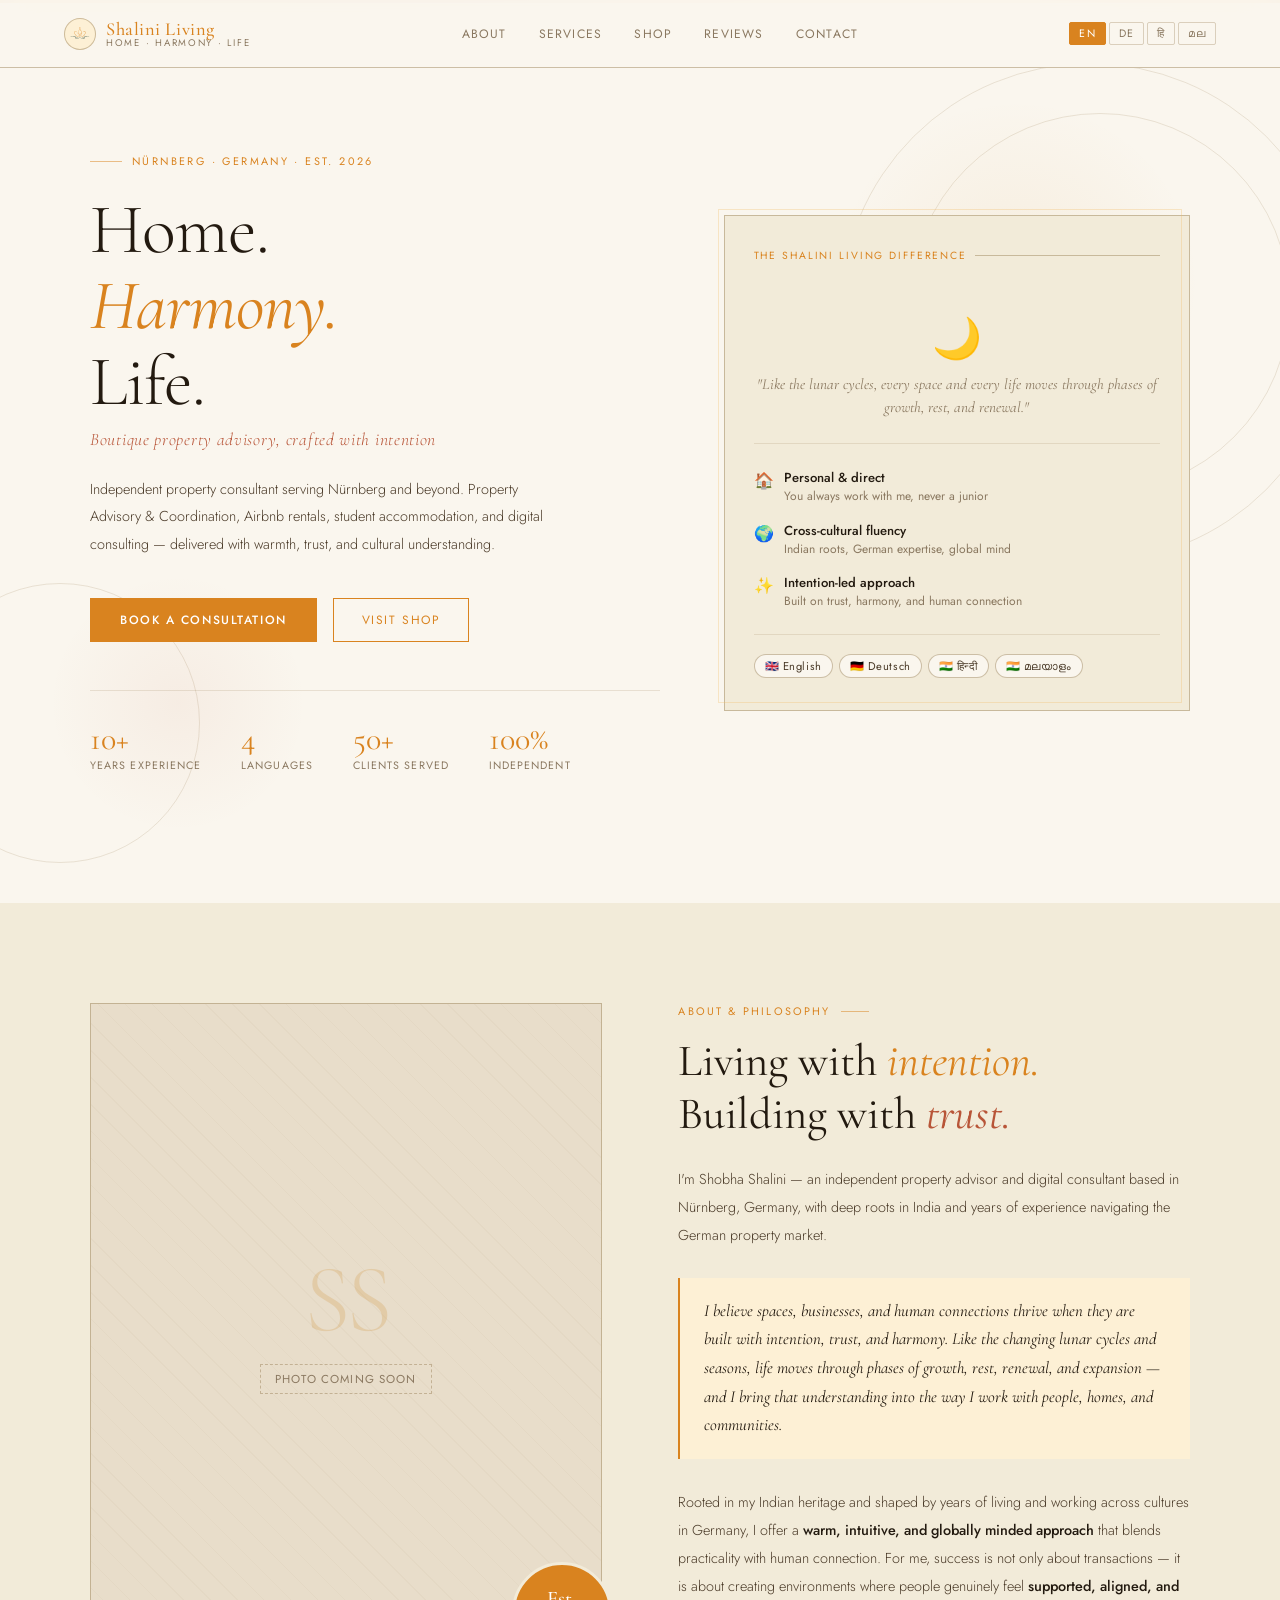
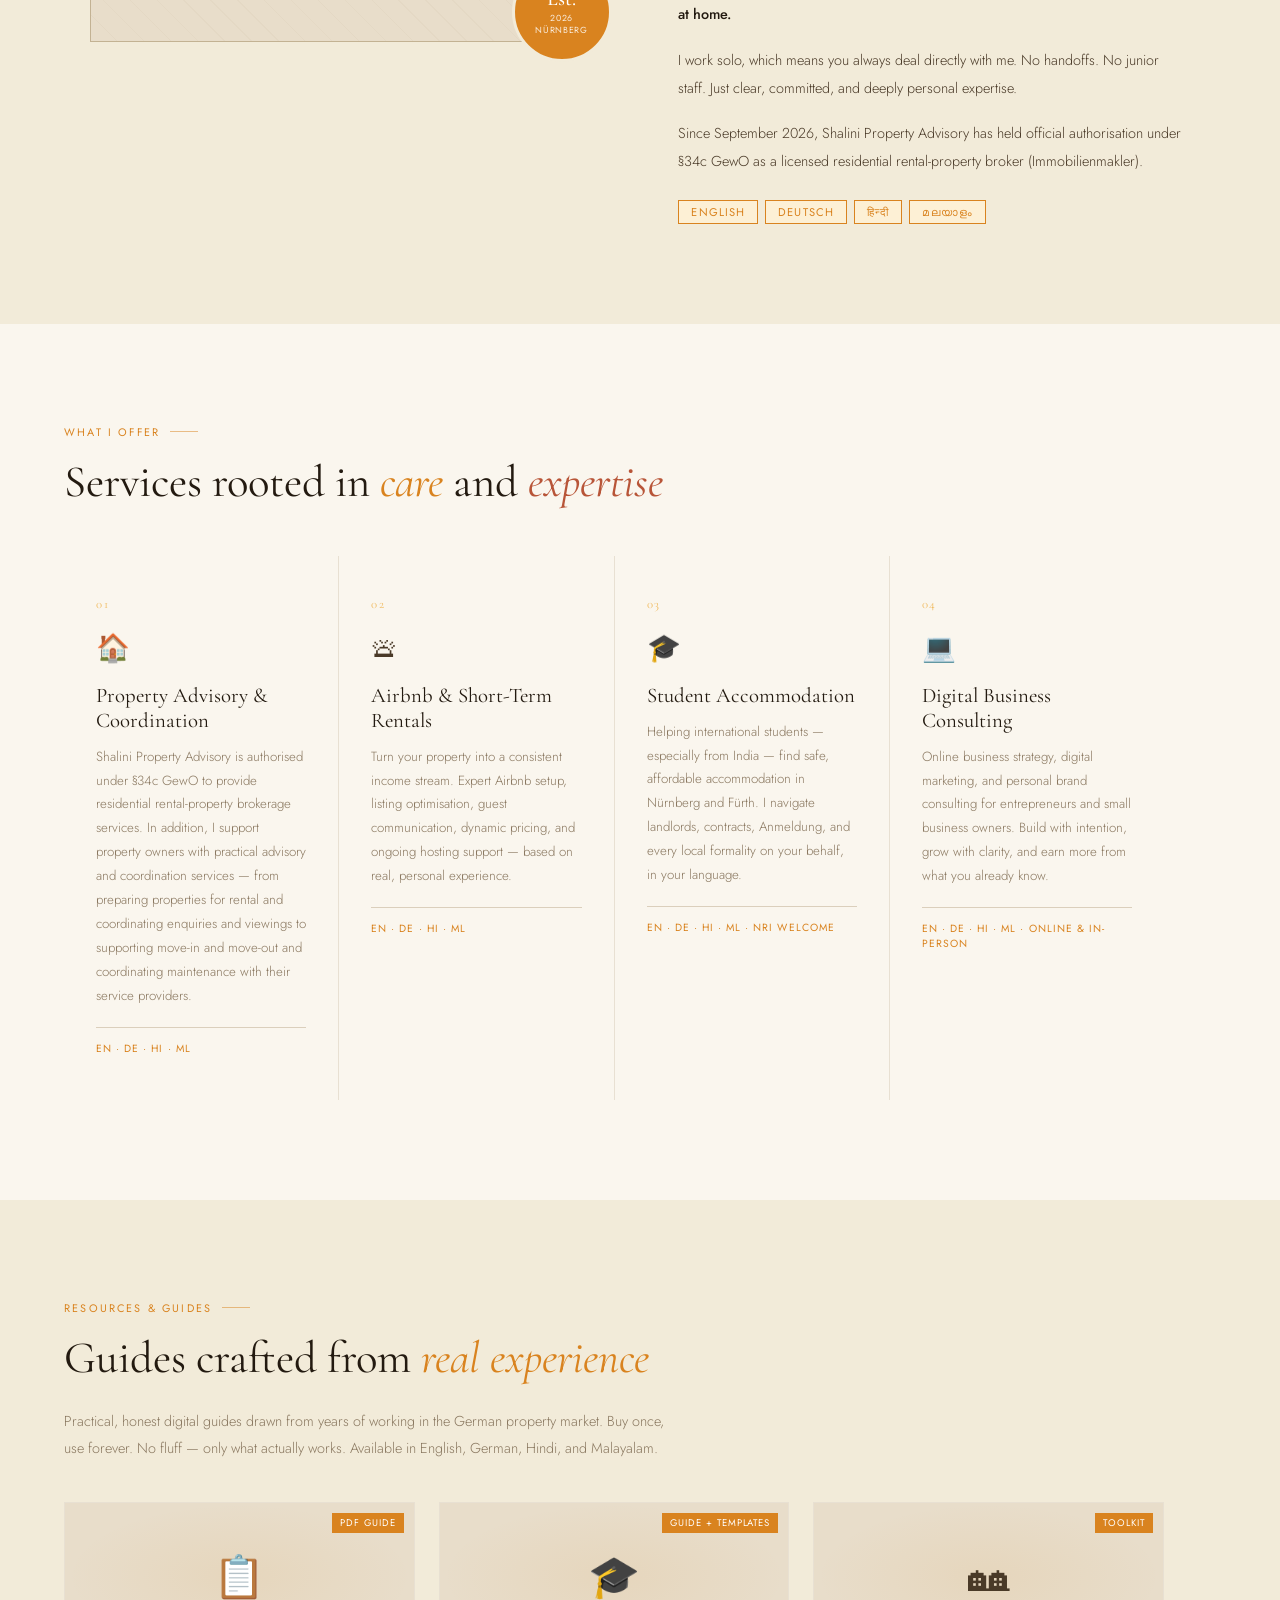
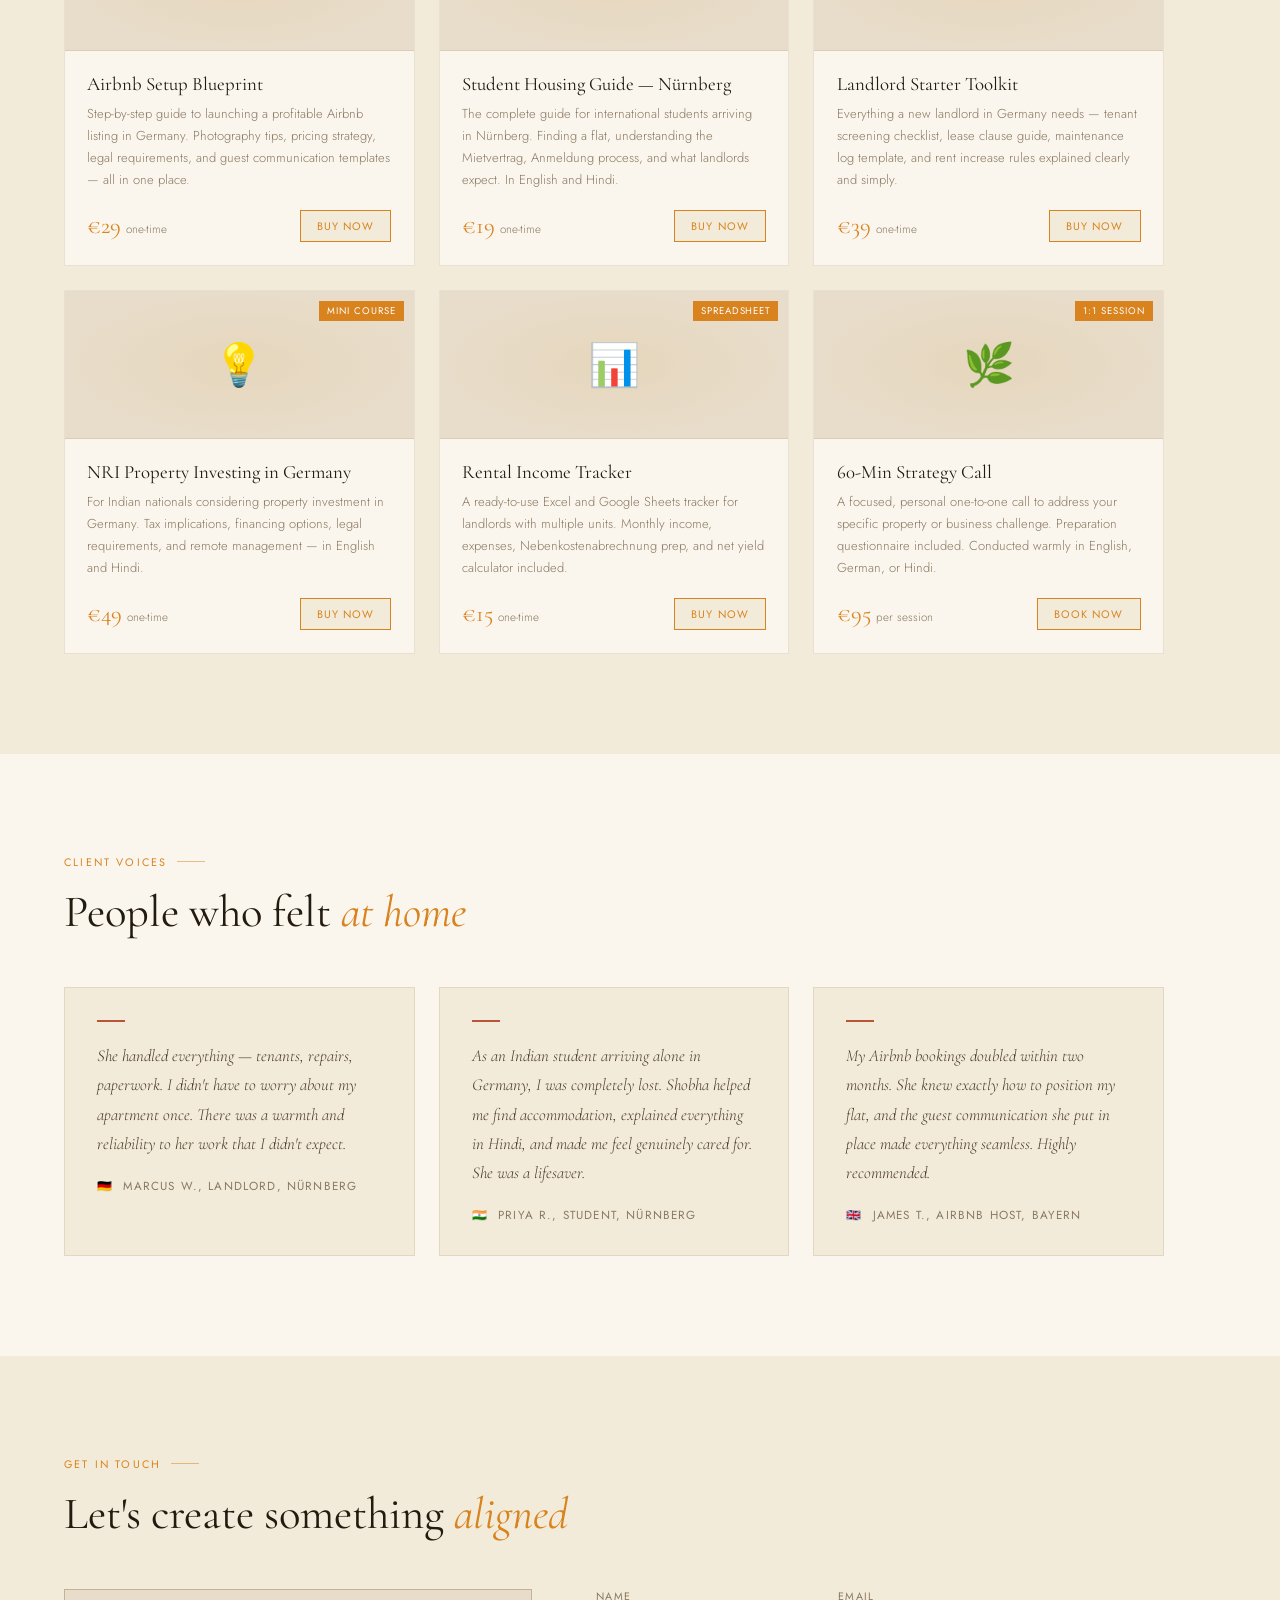
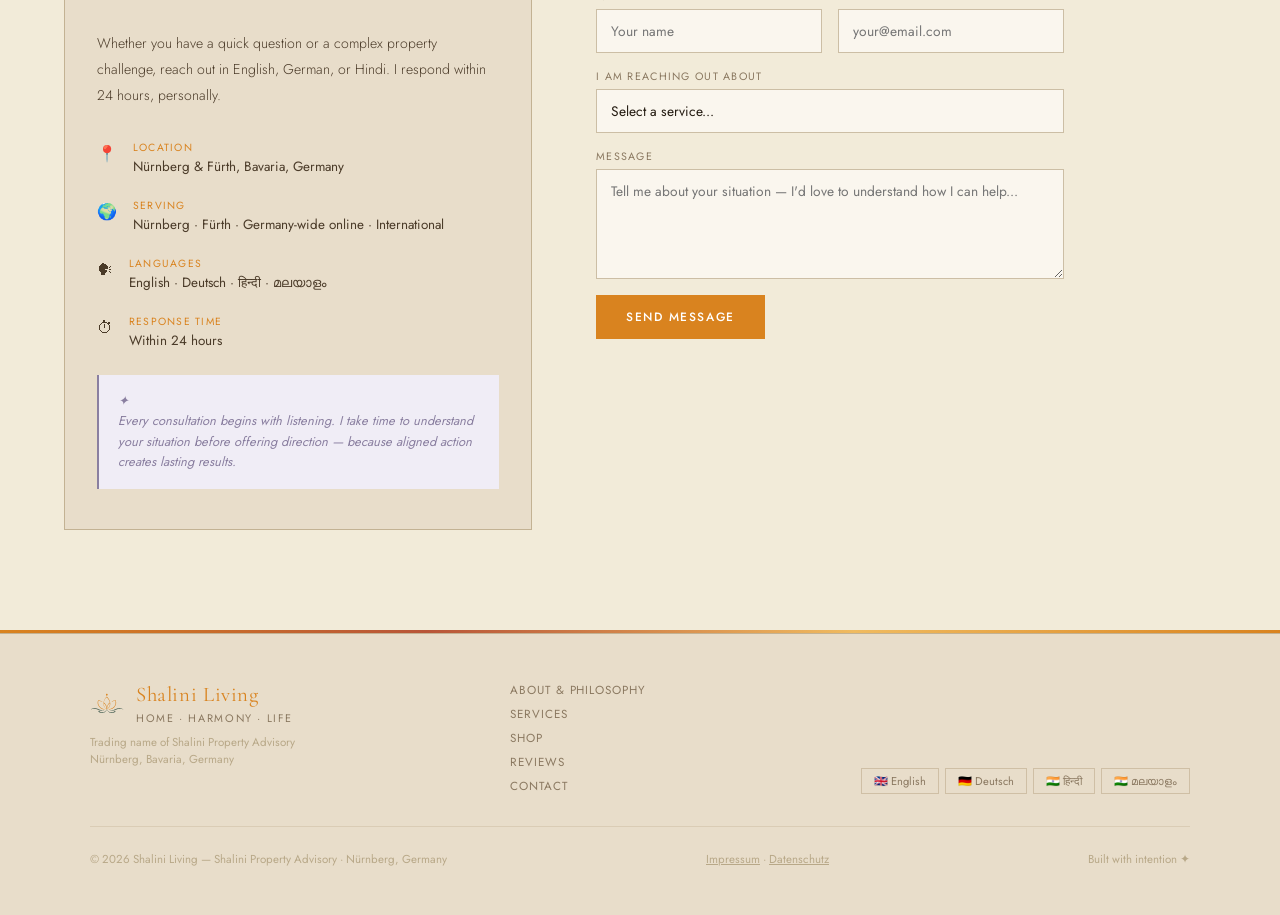
<file: index.html>
<!DOCTYPE html>
<html lang="en">
<head>
<meta charset="UTF-8">
<meta name="viewport" content="width=device-width, initial-scale=1.0">
<title>Shalini Living — Home. Harmony. Life.</title>
<meta name="description" content="Shalini Living — boutique property advisory, Airbnb hosting support, student accommodation and digital consulting in Nürnberg, Germany. Serving clients in English, Deutsch, Hindi and Malayalam.">
<meta property="og:title" content="Shalini Living — Home. Harmony. Life.">
<meta property="og:description" content="Independent property advisor in Nürnberg. Property Advisory & Coordination, Airbnb rentals, student accommodation and digital consulting — in English, German and Hindi.">
<meta property="og:type" content="website">
<meta property="og:locale" content="en_DE">
<meta name="theme-color" content="#FAF6EE">
<link rel="stylesheet" href="assets/css/style.css">
</head>
<body>

<svg class="svg-symbol-defs" aria-hidden="true">
  <symbol id="shalini-lotus-icon" viewBox="0 0 265 161">
    <title>Shalini Living lotus symbol</title>
    <g transform="translate(0,161) scale(0.0125,-0.0125)">
      <path d="M2560 3463 c-329 -36 -396 -45 -442 -63 -29 -11 -91 -27 -138 -36
-47 -9 -134 -31 -193 -50 -60 -19 -115 -34 -122 -34 -7 0 -38 -13 -68 -29 -30
-16 -78 -36 -108 -46 -30 -9 -74 -30 -99 -45 -25 -16 -64 -33 -86 -39 -23 -6
-53 -21 -68 -32 -15 -12 -53 -34 -84 -50 -90 -47 -125 -71 -466 -322 -28 -20
-69 -49 -91 -64 -87 -58 -145 -116 -145 -145 0 -49 62 -50 119 -2 16 13 46 31
68 40 21 9 53 27 71 41 18 13 53 34 79 45 26 12 68 33 93 48 25 15 63 33 85
40 22 7 63 25 90 40 28 15 72 33 99 39 27 7 71 24 100 38 28 14 78 34 111 43
33 10 82 27 109 39 27 12 91 31 142 42 51 11 126 31 166 45 53 18 125 30 263
44 105 11 224 26 265 35 41 9 125 16 185 17 124 3 439 -18 518 -33 29 -5 112
-19 186 -30 73 -11 145 -25 160 -31 14 -6 82 -26 151 -44 69 -18 160 -44 203
-58 42 -14 112 -38 155 -52 42 -14 119 -38 170 -54 51 -15 103 -35 115 -43 13
-8 58 -24 101 -36 42 -12 94 -30 114 -40 20 -10 66 -28 102 -39 36 -11 94 -34
130 -51 36 -17 72 -31 80 -31 8 0 39 -13 68 -30 29 -16 70 -34 90 -40 20 -7
64 -27 97 -45 33 -18 83 -40 111 -48 28 -8 73 -26 100 -40 27 -13 60 -28 74
-32 14 -4 59 -22 100 -40 86 -38 225 -85 355 -121 50 -13 122 -35 162 -49 39
-13 104 -32 144 -41 41 -9 93 -25 117 -35 63 -27 301 -86 478 -119 83 -15 184
-35 224 -44 124 -28 537 -65 775 -68 226 -3 906 24 1052 42 137 17 213 55 213
106 0 38 -56 45 -150 18 -101 -28 -516 -20 -775 16 -38 5 -108 14 -155 20 -47
6 -130 22 -185 35 -55 13 -142 30 -194 39 -52 9 -133 27 -180 40 -47 13 -122
32 -165 41 -44 9 -100 26 -125 37 -25 10 -84 28 -130 39 -47 11 -105 29 -130
40 -24 11 -81 29 -125 40 -43 11 -96 29 -116 39 -21 11 -68 27 -106 36 -38 9
-91 28 -119 41 -27 14 -78 34 -113 44 -34 11 -77 29 -96 40 -18 10 -65 30
-103 43 -39 13 -81 31 -94 39 -13 9 -60 29 -104 45 -98 36 -186 72 -285 117
-41 18 -93 39 -115 45 -22 7 -58 23 -80 35 -22 13 -63 30 -92 40 -29 9 -76 29
-105 46 -29 16 -60 29 -69 29 -10 0 -43 14 -75 31 -33 17 -81 38 -109 46 -27
8 -75 28 -105 44 -30 15 -77 33 -105 40 -27 6 -77 24 -110 39 -33 15 -85 33
-115 40 -30 7 -82 24 -114 37 -32 13 -102 35 -155 48 -53 13 -116 31 -140 40
-24 8 -87 22 -140 31 -53 8 -136 26 -186 39 -82 22 -222 39 -530 65 -105 9
-412 11 -485 3z M18045 3459 c-44 -5 -141 -16 -216 -24 -75 -9 -169 -25 -210
-36 -41 -11 -120 -29 -176 -39 -56 -11 -140 -30 -185 -44 -46 -13 -108 -30
-138 -36 -30 -7 -86 -24 -125 -38 -38 -13 -99 -33 -136 -43 -37 -10 -82 -27
-101 -38 -18 -11 -59 -27 -91 -36 -32 -9 -91 -32 -132 -51 -40 -19 -80 -34
-88 -34 -8 0 -50 -18 -93 -40 -43 -22 -86 -40 -94 -40 -8 0 -45 -16 -82 -35
-37 -19 -91 -41 -119 -49 -29 -9 -67 -25 -86 -36 -18 -11 -59 -27 -91 -36 -31
-9 -82 -29 -112 -44 -31 -16 -75 -33 -98 -39 -23 -7 -74 -27 -114 -46 -40 -19
-79 -35 -86 -35 -8 0 -41 -13 -73 -30 -32 -16 -84 -37 -116 -46 -32 -9 -78
-27 -103 -39 -25 -13 -73 -31 -105 -40 -33 -10 -78 -27 -100 -38 -74 -37 -384
-136 -605 -193 -52 -14 -144 -38 -205 -54 -60 -16 -139 -34 -175 -40 -36 -6
-105 -22 -155 -35 -49 -14 -156 -34 -236 -45 -80 -11 -172 -27 -203 -35 -169
-44 -217 -48 -679 -51 -246 -2 -452 -6 -457 -9 -6 -3 -10 -17 -10 -29 0 -31
33 -43 145 -51 50 -4 123 -18 165 -31 64 -21 106 -26 295 -34 554 -23 1195 -7
1312 34 50 17 81 22 248 41 77 9 178 27 225 40 47 13 128 31 180 40 52 8 127
26 165 40 39 13 106 31 150 40 44 8 132 31 195 51 63 20 174 53 245 75 72 22
157 49 190 61 33 11 97 33 142 49 45 15 100 37 123 49 23 12 70 30 106 41 35
11 79 29 97 39 18 11 62 28 98 40 37 11 86 31 110 44 24 13 64 30 89 36 24 7
69 25 100 40 30 15 78 35 106 43 28 8 73 26 100 39 27 14 71 30 98 37 27 7 70
23 95 36 26 13 76 31 112 40 35 9 94 29 130 45 36 15 98 35 139 44 40 9 86 24
102 32 16 9 87 28 156 44 70 16 162 37 204 49 43 11 122 27 175 35 54 8 152
24 218 36 83 14 185 23 330 27 185 5 224 3 325 -15 63 -12 182 -28 264 -37
154 -17 288 -40 319 -57 10 -5 59 -18 110 -29 51 -11 119 -32 152 -46 33 -13
91 -34 128 -44 38 -11 93 -33 124 -49 31 -17 64 -30 73 -30 9 0 46 -15 81 -34
35 -18 80 -38 99 -45 44 -14 249 -117 270 -136 8 -7 31 -20 51 -28 20 -8 57
-31 83 -51 51 -38 95 -47 116 -21 20 24 4 58 -42 93 -24 18 -65 50 -93 73 -97
78 -285 219 -313 233 -16 8 -35 22 -42 31 -8 9 -39 29 -70 45 -31 16 -62 35
-68 43 -7 7 -31 22 -54 32 -24 11 -61 31 -83 45 -22 15 -62 35 -90 45 -27 10
-61 26 -75 35 -14 10 -55 27 -92 38 -36 12 -89 32 -116 46 -27 14 -78 32 -113
40 -35 8 -86 24 -114 36 -27 12 -90 30 -140 40 -49 10 -126 28 -170 39 -155
40 -397 63 -705 66 -157 2 -321 -1 -365 -6z M10394 2626 c-32 -14 -74 -60 -74
-80 0 -7 -15 -34 -32 -62 -18 -27 -42 -67 -53 -89 -41 -79 -169 -277 -228
-351 -17 -23 -46 -61 -64 -85 -235 -320 -418 -501 -673 -668 -25 -16 -58 -39
-75 -51 -45 -31 -133 -85 -195 -119 -131 -70 -154 -81 -168 -81 -8 0 -45 -15
-81 -34 -37 -18 -96 -43 -131 -54 -36 -12 -90 -30 -120 -41 -30 -10 -107 -27
-170 -35 -63 -9 -151 -27 -195 -39 -75 -21 -100 -22 -405 -22 -299 0 -333 2
-425 22 -55 12 -149 30 -210 39 -60 9 -141 29 -180 44 -38 15 -92 33 -120 40
-27 7 -75 25 -105 40 -30 15 -80 35 -110 45 -30 10 -67 26 -82 37 -15 10 -52
27 -83 38 -31 11 -68 29 -83 41 -15 11 -54 34 -87 50 -98 48 -153 83 -205 131
l-50 45 1 86 2 86 -46 54 c-66 78 -168 137 -254 147 -91 12 -256 -3 -291 -26
-65 -41 -111 -86 -147 -145 -37 -60 -40 -70 -44 -152 -3 -85 -2 -90 35 -164
24 -47 61 -99 95 -134 59 -59 187 -148 274 -191 28 -13 64 -32 80 -41 80 -43
398 -187 415 -187 7 0 49 -15 94 -34 45 -19 101 -40 126 -46 25 -6 95 -26 155
-45 195 -59 352 -94 630 -137 184 -28 235 -32 415 -32 202 -1 226 1 584 50 60
9 157 30 215 48 58 19 122 36 143 40 20 4 66 22 103 41 36 19 74 35 83 35 9 0
53 18 96 40 43 22 87 40 96 40 9 0 35 12 56 27 21 14 59 35 84 46 25 11 59 30
77 43 17 13 44 29 59 34 31 12 167 103 239 160 28 22 73 58 100 79 85 67 389
386 480 505 46 59 103 138 122 169 10 15 35 50 55 78 20 27 40 59 44 72 3 12
15 31 25 42 10 12 50 81 87 155 38 74 91 173 117 220 26 47 54 103 62 125 32
91 64 109 89 48 32 -76 141 -270 254 -452 25 -40 59 -95 75 -122 17 -27 42
-66 56 -86 14 -21 33 -49 43 -63 9 -14 36 -52 61 -85 24 -33 63 -87 86 -120
55 -78 390 -411 498 -495 46 -36 104 -82 130 -103 25 -20 49 -37 52 -37 4 0
29 -18 55 -40 27 -22 54 -40 60 -40 6 0 29 -13 50 -28 65 -47 350 -190 433
-217 30 -10 68 -26 85 -36 17 -10 67 -27 111 -39 44 -12 114 -32 155 -45 41
-13 131 -31 200 -40 69 -9 168 -23 220 -32 161 -26 308 -35 475 -29 159 6 418
35 544 60 36 8 95 17 131 21 36 4 92 18 125 30 33 13 89 31 125 39 36 8 82 22
103 31 21 8 78 26 128 40 50 13 106 33 125 44 19 11 60 28 92 37 31 9 73 26
92 38 19 13 60 31 90 41 30 9 75 30 100 45 25 15 61 33 80 40 19 8 49 24 66
37 16 12 47 29 67 38 64 27 189 117 255 184 124 125 170 290 113 401 -44 83
-71 116 -130 158 -75 53 -129 66 -240 60 -78 -5 -95 -9 -156 -43 -122 -69
-157 -110 -170 -200 -4 -28 -16 -66 -25 -85 -18 -36 -114 -126 -160 -150 -14
-7 -38 -23 -53 -36 -15 -13 -49 -33 -75 -44 -26 -12 -56 -29 -67 -40 -11 -10
-42 -28 -70 -40 -27 -12 -66 -31 -85 -43 -19 -12 -69 -34 -110 -48 -41 -15
-100 -35 -130 -47 -30 -11 -77 -27 -105 -35 -27 -9 -69 -23 -93 -31 -23 -9
-99 -25 -169 -36 -69 -11 -160 -30 -202 -42 -67 -19 -108 -22 -341 -26 -154
-2 -295 1 -335 7 -232 34 -502 84 -545 101 -28 11 -83 27 -123 36 -39 9 -92
27 -117 39 -25 13 -73 31 -105 40 -33 10 -85 30 -115 45 -30 15 -73 33 -95 40
-22 7 -62 28 -90 47 -27 18 -55 33 -60 33 -6 0 -41 19 -77 43 -36 23 -79 50
-94 60 -103 62 -182 128 -328 272 -295 290 -427 464 -668 880 -22 39 -61 92
-87 118 -46 48 -46 49 -97 43 -36 -4 -61 -1 -80 9 -35 18 -50 18 -90 1z" fill="#4E6558"/>
      <path d="M10344 12351 c-97 -34 -114 -43 -182 -94 -84 -63 -144 -148 -183
-257 -30 -84 -34 -106 -34 -195 1 -195 84 -358 238 -468 82 -58 227 -107 317
-107 88 0 232 46 294 94 26 19 52 39 59 43 30 20 101 119 136 193 30 61 41 98
46 153 10 109 -8 235 -45 309 -16 35 -30 68 -30 75 0 7 -15 30 -33 50 -19 21
-40 48 -49 60 -12 19 -67 66 -112 95 -6 4 -53 23 -103 43 -121 46 -201 48
-319 6z M10454 10659 c-20 -6 -41 -24 -58 -49 -14 -22 -31 -40 -36 -40 -5 0
-23 -20 -40 -45 -17 -25 -106 -120 -197 -212 -91 -93 -183 -190 -204 -218 -21
-27 -59 -75 -84 -105 -24 -30 -60 -77 -80 -105 -35 -50 -46 -65 -160 -210 -33
-42 -69 -89 -80 -105 -11 -15 -30 -41 -43 -57 -23 -27 -57 -78 -116 -172 -15
-25 -39 -58 -52 -74 -13 -16 -24 -34 -24 -41 0 -7 -13 -31 -28 -52 -32 -45
-79 -126 -134 -234 -21 -41 -42 -82 -47 -90 -31 -52 -250 -502 -283 -580 -110
-268 -169 -448 -257 -780 -106 -400 -141 -623 -172 -1094 -21 -322 6 -685 71
-946 16 -63 36 -151 44 -195 20 -97 153 -473 200 -564 14 -25 52 -102 85 -171
54 -109 95 -184 176 -318 49 -82 106 -169 127 -196 13 -16 37 -49 53 -72 127
-178 417 -508 576 -656 57 -53 154 -135 214 -182 61 -48 126 -99 145 -115 42
-33 113 -71 135 -71 21 0 19 21 -7 67 -39 67 -99 131 -223 238 -125 108 -441
423 -536 535 -93 109 -247 315 -301 402 -28 46 -71 117 -95 158 -25 41 -60
100 -79 132 -71 118 -192 399 -240 557 -135 441 -141 470 -174 789 -22 211
-29 698 -10 746 17 47 50 34 157 -60 54 -48 112 -101 128 -118 17 -17 75 -74
130 -126 133 -127 278 -291 375 -427 25 -35 59 -82 75 -105 30 -40 71 -103
110 -167 11 -18 30 -47 42 -65 12 -17 34 -51 49 -76 15 -25 39 -63 54 -85 15
-22 31 -51 35 -65 4 -14 25 -54 46 -89 22 -36 39 -71 39 -80 0 -8 13 -38 29
-66 16 -29 37 -79 47 -111 9 -33 29 -81 44 -109 15 -27 33 -72 39 -100 7 -27
23 -68 36 -91 13 -23 33 -72 43 -111 11 -38 29 -87 40 -109 11 -21 31 -80 45
-129 14 -50 34 -115 46 -145 11 -31 27 -98 36 -150 9 -52 25 -124 36 -159 18
-59 30 -144 59 -426 7 -60 20 -168 31 -239 22 -152 23 -202 4 -236 -8 -14 -14
-36 -15 -49 0 -37 45 -105 84 -126 45 -25 46 -48 4 -94 -30 -31 -30 -33 -5
-13 41 30 81 36 119 18 23 -12 45 -14 80 -10 46 6 52 5 85 -27 32 -30 34 -30
15 -6 -11 16 -26 43 -32 62 -10 30 -8 41 21 101 37 76 40 102 59 509 13 294
26 429 50 535 11 47 29 144 39 216 11 72 29 155 40 185 11 30 27 83 36 119 9
36 27 92 41 125 13 33 35 98 48 145 56 201 255 618 430 900 32 51 103 156 194
287 82 118 309 354 524 547 53 47 106 102 118 121 40 66 97 85 124 43 21 -35
39 -521 26 -713 -5 -82 -14 -168 -20 -190 -5 -22 -19 -104 -30 -183 -11 -79
-29 -169 -41 -200 -11 -31 -31 -103 -45 -160 -13 -57 -33 -120 -43 -141 -11
-20 -26 -64 -35 -97 -9 -33 -31 -91 -51 -128 -19 -37 -35 -75 -35 -85 0 -10
-11 -35 -25 -56 -14 -20 -39 -65 -55 -98 -44 -91 -99 -189 -120 -212 -10 -11
-26 -36 -35 -55 -10 -19 -43 -68 -74 -109 -31 -40 -69 -92 -86 -115 -16 -24
-43 -59 -60 -79 -16 -20 -46 -57 -65 -82 -104 -135 -263 -305 -537 -579 -136
-135 -173 -177 -173 -197 0 -60 68 -63 139 -6 23 18 71 55 107 82 36 28 124
97 196 155 72 58 142 114 157 125 62 46 333 341 402 438 19 27 53 74 76 105
24 31 51 70 60 85 10 16 37 58 61 94 23 36 42 70 42 75 0 5 16 31 35 59 19 28
35 57 35 63 0 7 14 34 31 62 18 27 39 69 47 94 8 25 26 62 40 84 13 21 31 62
39 90 8 28 28 76 43 106 15 30 33 80 39 110 7 30 23 74 37 98 16 27 32 78 41
131 8 47 28 127 44 176 23 69 32 122 41 230 7 102 18 164 38 230 24 75 29 116
35 245 10 220 -10 650 -35 767 -10 50 -29 160 -40 243 -12 84 -30 174 -40 201
-11 27 -29 101 -40 164 -12 63 -32 146 -45 186 -14 39 -32 106 -40 148 -9 42
-27 104 -40 137 -14 34 -30 86 -36 115 -6 30 -22 75 -35 101 -13 25 -32 77
-43 115 -10 38 -30 91 -43 118 -14 28 -31 68 -38 90 -7 22 -30 73 -52 113 -21
40 -38 79 -38 86 0 7 -11 30 -25 50 -14 21 -36 64 -50 97 -13 32 -33 71 -44
85 -11 14 -25 42 -32 62 -6 20 -22 51 -35 68 -13 18 -34 56 -47 87 -14 30 -30
58 -36 61 -6 4 -22 28 -35 54 -13 26 -39 70 -57 98 -19 28 -43 66 -54 84 -75
124 -167 255 -252 359 -15 19 -36 48 -47 65 -10 17 -33 47 -50 67 -33 40 -67
80 -143 173 -26 33 -80 96 -118 140 -39 45 -80 94 -92 109 -28 37 -141 162
-226 251 -38 39 -80 87 -93 106 -38 56 -107 128 -129 133 -11 3 -34 1 -51 -4z
m33 -491 c17 -18 47 -56 65 -85 19 -29 78 -101 131 -161 53 -59 110 -126 127
-148 17 -21 47 -60 68 -85 91 -113 170 -211 207 -259 22 -29 56 -72 75 -95 19
-23 43 -55 53 -71 23 -39 59 -90 97 -139 17 -22 46 -62 65 -90 19 -27 51 -72
70 -100 19 -27 46 -66 60 -85 13 -19 37 -53 54 -75 16 -22 38 -59 50 -82 11
-23 26 -45 31 -48 6 -4 24 -32 39 -63 15 -32 39 -74 54 -95 14 -21 29 -48 33
-60 4 -12 22 -44 40 -70 19 -27 34 -56 34 -64 0 -9 17 -48 39 -87 21 -39 42
-84 45 -101 4 -16 20 -50 36 -75 16 -25 34 -65 40 -90 7 -25 24 -67 40 -95 15
-27 35 -76 44 -107 9 -32 25 -73 37 -92 11 -18 29 -67 40 -107 11 -41 31 -103
44 -139 13 -36 31 -112 40 -170 9 -58 28 -131 41 -162 13 -32 24 -77 24 -100
0 -43 -1 -44 -150 -177 -83 -73 -172 -150 -198 -170 -54 -44 -166 -152 -202
-197 -14 -17 -70 -86 -125 -154 -55 -67 -111 -137 -125 -155 -14 -18 -45 -58
-70 -90 -62 -80 -136 -184 -156 -220 -9 -16 -29 -46 -44 -65 -15 -19 -39 -57
-54 -85 -15 -27 -47 -84 -72 -125 -24 -41 -53 -95 -64 -120 -11 -25 -27 -58
-36 -75 -43 -77 -130 -263 -139 -295 -4 -14 -17 -43 -30 -65 -13 -22 -31 -67
-40 -100 -10 -33 -27 -78 -38 -100 -19 -37 -50 -120 -106 -280 -46 -131 -73
-235 -92 -343 -25 -148 -57 -212 -105 -212 -33 0 -41 22 -48 140 -9 135 -30
259 -56 335 -11 33 -30 99 -40 146 -11 47 -33 120 -50 162 -16 41 -30 84 -30
95 0 11 -14 46 -31 78 -17 33 -40 83 -50 112 -10 29 -27 65 -38 80 -11 16 -29
52 -40 81 -11 29 -27 61 -36 71 -8 9 -31 46 -49 81 -85 162 -109 205 -121 219
-7 8 -24 36 -37 61 -12 25 -37 68 -55 95 -29 44 -45 68 -116 171 -20 29 -38
52 -147 188 -22 28 -54 70 -72 95 -56 80 -272 324 -380 429 -54 54 -105 100
-193 174 -50 42 -175 131 -248 177 -30 19 -60 45 -66 58 -21 43 108 550 199
782 120 306 145 368 160 395 10 17 26 55 35 85 10 30 30 78 45 105 16 28 31
61 35 75 7 23 28 61 108 195 16 28 41 70 54 95 13 24 32 54 42 65 10 11 27 36
36 55 10 19 28 48 41 63 13 15 33 47 44 70 11 23 34 61 52 84 18 23 53 72 78
108 25 37 59 83 75 103 17 20 39 48 48 62 10 14 36 48 58 75 22 28 66 84 96
125 76 101 644 670 670 670 10 0 33 -15 50 -32z M5047 8299 c-28 -17 -47 -64
-77 -197 -16 -70 -36 -146 -44 -170 -9 -24 -27 -96 -40 -161 -14 -65 -32 -138
-40 -162 -22 -69 -34 -140 -53 -339 -35 -360 -11 -965 46 -1150 11 -36 30
-117 42 -180 12 -63 31 -138 44 -165 12 -28 28 -75 35 -105 7 -30 25 -80 40
-110 15 -30 33 -77 39 -105 7 -27 23 -70 37 -95 13 -25 33 -71 44 -103 10 -32
28 -70 39 -85 11 -15 31 -52 45 -82 15 -30 46 -91 71 -135 24 -44 56 -105 71
-135 15 -30 42 -74 61 -98 18 -24 33 -48 33 -54 0 -6 17 -34 38 -62 20 -28 47
-64 60 -81 12 -16 36 -50 54 -75 17 -25 38 -52 47 -61 9 -9 41 -47 71 -85 236
-293 677 -721 905 -876 22 -16 67 -48 100 -72 33 -25 80 -57 105 -72 25 -15
54 -35 65 -45 11 -9 40 -27 65 -39 25 -13 59 -33 75 -45 17 -12 46 -28 65 -35
19 -8 53 -26 75 -40 22 -15 51 -31 65 -35 14 -4 57 -25 97 -46 40 -21 78 -39
85 -39 7 0 45 -15 83 -34 77 -38 197 -80 375 -131 63 -18 128 -38 145 -44 16
-7 61 -19 100 -27 38 -8 110 -26 159 -40 48 -14 154 -33 235 -44 80 -10 189
-26 241 -34 111 -17 481 -40 509 -31 28 9 47 60 32 91 -16 35 -62 51 -185 64
-58 6 -136 20 -172 31 -36 11 -109 29 -162 39 -53 10 -118 27 -143 38 -26 11
-84 28 -130 37 -46 10 -104 28 -129 40 -25 13 -73 31 -105 40 -33 10 -85 30
-115 45 -30 15 -77 32 -105 39 -27 7 -70 25 -95 41 -25 15 -65 34 -90 40 -25
6 -62 23 -84 37 -21 14 -64 34 -95 44 -30 11 -72 30 -91 44 -19 13 -54 31 -78
39 -23 8 -57 26 -75 39 -17 13 -46 29 -64 35 -17 6 -62 29 -99 51 -37 23 -72
41 -76 41 -5 0 -30 16 -55 35 -25 19 -52 35 -59 35 -7 0 -28 13 -46 28 -18 15
-60 45 -92 67 -85 58 -145 100 -192 137 -23 18 -63 49 -89 68 -26 19 -65 49
-86 65 -20 17 -63 50 -95 75 -31 25 -73 61 -93 80 -21 19 -64 60 -96 91 -33
30 -96 95 -140 143 -44 49 -93 103 -110 121 -28 30 -57 67 -149 185 -20 25
-44 61 -55 81 -11 19 -27 41 -36 49 -9 8 -26 32 -37 54 -12 23 -36 61 -54 85
-19 24 -34 49 -34 56 0 7 -13 30 -29 53 -17 22 -44 66 -61 99 -17 32 -37 69
-45 83 -28 52 -105 215 -105 224 0 5 -14 36 -31 70 -18 33 -44 97 -59 141 -15
44 -36 103 -48 130 -45 110 -94 285 -112 404 -11 69 -29 158 -40 196 -25 83
-39 314 -39 620 0 290 14 484 43 608 14 57 32 164 40 238 16 151 25 181 60
204 37 25 93 22 366 -20 52 -8 147 -21 210 -30 64 -8 152 -24 195 -35 44 -12
130 -30 190 -41 61 -11 135 -31 165 -44 30 -14 87 -32 127 -40 40 -8 98 -24
130 -36 32 -11 91 -32 131 -44 41 -13 89 -33 108 -44 19 -11 59 -28 88 -36 30
-9 66 -25 80 -36 14 -11 54 -31 88 -45 33 -13 68 -30 77 -38 9 -9 41 -27 71
-41 71 -33 181 -103 217 -136 31 -30 104 -69 127 -69 46 0 60 69 23 111 -47
54 -257 223 -313 252 -17 9 -37 23 -44 32 -8 9 -31 25 -52 36 -22 11 -59 35
-84 54 -25 19 -51 35 -58 35 -7 0 -32 14 -55 30 -22 17 -60 38 -84 47 -23 9
-58 27 -77 40 -19 12 -61 31 -92 42 -31 11 -76 31 -100 44 -24 14 -72 32 -107
41 -35 9 -79 25 -96 36 -18 11 -70 29 -116 41 -46 11 -115 31 -154 44 -38 13
-104 29 -145 35 -41 6 -120 24 -175 40 -82 24 -157 35 -412 60 -172 17 -324
35 -339 40 -32 13 -74 12 -97 -1z M15780 8298 c-58 -4 -152 -17 -210 -28 -58
-11 -157 -24 -220 -31 -63 -6 -160 -22 -215 -36 -55 -14 -141 -34 -192 -44
-51 -10 -134 -31 -185 -47 -51 -17 -109 -33 -128 -37 -19 -4 -55 -18 -80 -30
-25 -13 -79 -33 -120 -45 -41 -12 -93 -33 -116 -46 -22 -13 -66 -33 -98 -44
-31 -10 -68 -28 -82 -39 -14 -11 -49 -27 -77 -37 -29 -9 -71 -30 -94 -45 -23
-16 -52 -33 -65 -38 -13 -5 -46 -24 -75 -42 -29 -19 -82 -52 -118 -74 -109
-66 -337 -239 -387 -293 -70 -75 -76 -133 -15 -140 18 -2 37 7 64 30 62 54
113 90 203 142 127 73 407 213 465 232 27 10 66 27 86 40 20 12 56 28 80 34
24 6 67 24 94 39 28 16 84 36 124 45 41 10 95 26 120 36 26 11 94 31 152 45
58 13 118 29 133 35 16 6 116 22 225 35 108 14 203 28 211 30 27 8 282 34 405
41 159 9 158 10 185 -151 11 -66 25 -133 30 -150 21 -66 40 -244 50 -471 6
-131 12 -252 14 -269 6 -52 -13 -576 -24 -660 -6 -44 -22 -118 -35 -165 -13
-47 -31 -123 -41 -170 -9 -47 -27 -114 -39 -150 -13 -36 -31 -94 -40 -129 -9
-36 -28 -87 -42 -115 -14 -27 -32 -72 -40 -100 -8 -28 -27 -73 -42 -101 -15
-27 -35 -71 -44 -96 -10 -25 -28 -61 -42 -79 -13 -18 -30 -49 -36 -69 -7 -20
-27 -58 -46 -85 -18 -26 -33 -54 -33 -61 0 -16 -138 -227 -233 -357 -165 -224
-362 -428 -601 -623 -48 -39 -68 -56 -181 -145 -73 -57 -147 -111 -205 -149
-25 -16 -56 -38 -70 -49 -14 -11 -48 -31 -77 -45 -28 -15 -55 -31 -58 -37 -4
-6 -34 -24 -68 -40 -33 -17 -67 -36 -76 -44 -9 -8 -45 -28 -81 -45 -36 -18
-96 -49 -135 -71 -38 -21 -99 -53 -135 -71 -36 -18 -80 -43 -99 -56 -19 -13
-52 -28 -75 -34 -22 -6 -70 -26 -105 -45 -35 -19 -70 -34 -78 -34 -8 0 -49
-16 -91 -35 -41 -20 -103 -42 -136 -51 -33 -9 -77 -24 -98 -35 -21 -11 -77
-30 -125 -43 -49 -13 -110 -33 -138 -44 -27 -11 -97 -27 -155 -37 -57 -10
-129 -26 -159 -36 -63 -22 -305 -74 -441 -95 -52 -8 -103 -17 -112 -20 -51
-16 -64 -73 -22 -100 35 -23 143 -18 729 36 55 5 120 16 144 25 25 8 103 22
175 31 72 8 178 28 236 44 58 16 135 36 173 44 37 9 85 25 106 36 22 10 70 28
108 39 38 10 87 28 109 38 21 11 64 28 94 38 78 25 197 80 342 158 42 23 101
55 130 71 29 15 62 36 73 46 11 10 41 31 66 47 54 33 162 106 239 163 30 22
78 55 107 75 28 19 54 39 58 44 3 6 27 24 53 42 26 17 82 61 125 98 109 92
479 455 530 519 23 30 59 75 80 100 87 109 124 156 149 195 15 22 36 50 47 61
29 31 162 224 236 343 44 71 104 191 126 252 10 30 28 70 39 88 11 18 27 61
36 95 8 34 25 80 36 102 12 23 34 82 49 131 15 50 36 115 47 145 30 83 96 381
134 600 l33 195 0 350 c0 324 -2 357 -22 445 -12 52 -29 145 -37 205 -9 61
-30 151 -46 200 -16 50 -34 119 -40 155 -6 36 -22 98 -36 137 -13 40 -29 106
-34 146 -11 89 -23 123 -49 136 -22 12 -99 12 -251 -1z" fill="#D9831F"/>
    </g>
  </symbol>
</svg>

<div class="footer-stripe"></div>

<!-- NAV -->
<nav>
  <a href="#hero" class="nav-brand">
    <div class="nav-brand-mark"><svg width="20" height="12.2" viewBox="0 0 265 161" aria-hidden="true" focusable="false"><use href="#shalini-lotus-icon"></use></svg></div>
    <div class="nav-brand-text">
      <p class="nav-brand-name">Shalini Living</p>
      <p class="nav-brand-tagline">Home · Harmony · Life</p>
    </div>
  </a>
  <ul class="nav-links">
    <li><a href="#about"><span data-lang="en">About</span><span data-lang="de">Über mich</span><span data-lang="hi">परिचय</span><span data-lang="ml">എന്നെക്കുറിച്ച്</span></a></li>
    <li><a href="#services"><span data-lang="en">Services</span><span data-lang="de">Leistungen</span><span data-lang="hi">सेवाएं</span><span data-lang="ml">സേവനങ്ങൾ</span></a></li>
    <li><a href="#shop"><span data-lang="en">Shop</span><span data-lang="de">Shop</span><span data-lang="hi">शॉप</span><span data-lang="ml">ഷോപ്പ്</span></a></li>
    <li><a href="#testimonials"><span data-lang="en">Reviews</span><span data-lang="de">Bewertungen</span><span data-lang="hi">समीक्षाएं</span><span data-lang="ml">അഭിപ്രായങ്ങൾ</span></a></li>
    <li><a href="#contact"><span data-lang="en">Contact</span><span data-lang="de">Kontakt</span><span data-lang="hi">संपर्क</span><span data-lang="ml">ബന്ധപ്പെടുക</span></a></li>
  </ul>
  <div class="nav-right">
    <div class="lang-switch">
      <button class="lang-btn active" onclick="setLang('en')">EN</button>
      <button class="lang-btn" onclick="setLang('de')">DE</button>
      <button class="lang-btn" onclick="setLang('hi')">हि</button>
      <button class="lang-btn" onclick="setLang('ml')">മല</button>
    </div>
    <button class="hamburger" onclick="toggleMenu()" aria-label="Menu">
      <span></span><span></span><span></span>
    </button>
  </div>
</nav>

<!-- HERO -->
<section id="hero">
  <div class="hero-circle-1"></div>
  <div class="hero-circle-2"></div>
  <div class="hero-circle-3"></div>
  <div class="hero-glow-saffron"></div>
  <div class="hero-glow-coral"></div>
  <div class="hero-inner">
    <div class="hero-left">
      <p class="hero-eyebrow">
        <span class="hero-eyebrow-line"></span>
        <span data-lang="en">Nürnberg · Germany · Est. 2026</span>
        <span data-lang="de">Nürnberg · Deutschland · Seit 2026</span>
        <span data-lang="hi">नूर्नबर्ग · जर्मनी · 2026 से</span>
        <span data-lang="ml">നൂർൻബർഗ് · ജർമ്മനി · 2026 മുതൽ</span>
      </p>
      <h1 class="hero-title">
        <span data-lang="en">Home.<br><em>Harmony.</em><br>Life.</span>
        <span data-lang="de">Zuhause.<br><em>Harmonie.</em><br>Leben.</span>
        <span data-lang="hi">घर।<br><em>सद्भाव।</em><br>जीवन।</span>
        <span data-lang="ml">വീട്.<br><em>സമാധാനം.</em><br>ജീവിതം.</span>
      </h1>
      <p class="hero-tagline">
        <span data-lang="en">Boutique property advisory, crafted with intention</span>
        <span data-lang="de">Exklusive Immobilienberatung, mit Bedacht gestaltet</span>
        <span data-lang="hi">इरादे के साथ तैयार, बुटीक संपत्ति सलाहकार</span>
        <span data-lang="ml">ഉദ്ദേശ്യത്തോടെ രൂപകൽപ്പന ചെയ്ത ബൂട്ടീക്ക് പ്രോപ്പർട്ടി അഡ്വൈസറി</span>
      </p>
      <p class="hero-desc">
        <span data-lang="en">Independent property consultant serving Nürnberg and beyond. Property Advisory & Coordination, Airbnb rentals, student accommodation, and digital consulting — delivered with warmth, trust, and cultural understanding.</span>
        <span data-lang="de">Unabhängige Immobilienberaterin in Nürnberg. Immobilienberatung & Koordination, Airbnb-Vermietung, Studentenunterkunft und digitale Beratung — mit Wärme, Vertrauen und kulturellem Verständnis.</span>
        <span data-lang="hi">नूर्नबर्ग और उससे परे स्वतंत्र संपत्ति सलाहकार। प्रॉपर्टी एडवाइज़री और समन्वय, Airbnb, छात्र आवास और डिजिटल परामर्श — गर्मजोशी और विश्वास के साथ।</span>
        <span data-lang="ml">നൂർൻബർഗിലും അതിനപ്പുറവും സേവനം നൽകുന്ന സ്വതന്ത്ര പ്രോപ്പർട്ടി കൺസൾട്ടന്റ്. പ്രോപ്പർട്ടി അഡ്വൈസറിയും ഏകോപനവും, Airbnb വാടക, വിദ്യാർത്ഥി താമസസ്ഥലം, ഡിജിറ്റൽ കൺസൾട്ടിംഗ് — ഊഷ്മളതയോടും വിശ്വാസത്തോടും സാംസ്കാരിക ധാരണയോടും കൂടി.</span>
      </p>
      <div class="hero-ctas">
        <a href="#contact" class="btn-primary">
          <span data-lang="en">Book a Consultation</span>
          <span data-lang="de">Beratung buchen</span>
          <span data-lang="hi">परामर्श बुक करें</span>
          <span data-lang="ml">കൺസൾട്ടേഷൻ ബുക്ക് ചെയ്യുക</span>
        </a>
        <a href="#shop" class="btn-outline">
          <span data-lang="en">Visit Shop</span>
          <span data-lang="de">Shop besuchen</span>
          <span data-lang="hi">शॉप देखें</span>
          <span data-lang="ml">ഷോപ്പ് സന്ദർശിക്കുക</span>
        </a>
      </div>
      <div class="hero-stats">
        <div class="hs"><p class="hs-num">10+</p><p class="hs-label"><span data-lang="en">Years Experience</span><span data-lang="de">Jahre Erfahrung</span><span data-lang="hi">वर्षों का अनुभव</span><span data-lang="ml">വർഷത്തെ അനുഭവം</span></p></div>
        <div class="hs"><p class="hs-num">4</p><p class="hs-label"><span data-lang="en">Languages</span><span data-lang="de">Sprachen</span><span data-lang="hi">भाषाएं</span><span data-lang="ml">ഭാഷകൾ</span></p></div>
        <div class="hs"><p class="hs-num">50+</p><p class="hs-label"><span data-lang="en">Clients Served</span><span data-lang="de">Betreute Kunden</span><span data-lang="hi">सेवित ग्राहक</span><span data-lang="ml">സേവിച്ച ക്ലയന്റുകൾ</span></p></div>
        <div class="hs"><p class="hs-num">100%</p><p class="hs-label"><span data-lang="en">Independent</span><span data-lang="de">Unabhängig</span><span data-lang="hi">स्वतंत्र</span><span data-lang="ml">സ്വതന്ത്രം</span></p></div>
      </div>
    </div>
    <div class="hero-right">
      <div class="hero-panel">
        <p class="hp-label">
          <span data-lang="en">The Shalini Living difference</span>
          <span data-lang="de">Der Shalini Living Unterschied</span>
          <span data-lang="hi">शालिनी लिविंग की विशेषता</span>
          <span data-lang="ml">ഷാലിനി ലിവിംഗിന്റെ പ്രത്യേകത</span>
        </p>
        <div class="hp-moon">
          <span class="hp-moon-icon">🌙</span>
          <p class="hp-moon-text">
            <span data-lang="en">"Like the lunar cycles, every space and every life moves through phases of growth, rest, and renewal."</span>
            <span data-lang="de">"Wie die Mondzyklen durchläuft jeder Raum und jedes Leben Phasen des Wachstums, der Ruhe und der Erneuerung."</span>
            <span data-lang="hi">"चंद्र चक्रों की तरह, हर स्थान और हर जीवन विकास, विश्राम और नवीनीकरण के चरणों से गुजरता है।"</span>
            <span data-lang="ml">"ചന്ദ്രചക്രങ്ങളെപ്പോലെ, ഓരോ സ്ഥലവും ഓരോ ജീവിതവും വളർച്ചയുടെയും വിശ്രമത്തിന്റെയും നവീകരണത്തിന്റെയും ഘട്ടങ്ങളിലൂടെ കടന്നുപോകുന്നു."</span>
          </p>
        </div>
        <div class="hp-list">
          <div class="hp-item">
            <span class="hp-item-icon">🏠</span>
            <div class="hp-item-text">
              <p class="hp-item-title"><span data-lang="en">Personal & direct</span><span data-lang="de">Persönlich & direkt</span><span data-lang="hi">व्यक्तिगत और सीधा</span><span data-lang="ml">വ്യക്തിപരവും നേരിട്ടുള്ളതും</span></p>
              <p class="hp-item-sub"><span data-lang="en">You always work with me, never a junior</span><span data-lang="de">Sie arbeiten immer mit mir, nie mit einem Assistenten</span><span data-lang="hi">आप हमेशा सीधे मुझसे काम करते हैं</span><span data-lang="ml">നിങ്ങൾ എല്ലായ്പ്പോഴും നേരിട്ട് എന്നോട് ബന്ധപ്പെടുന്നു</span></p>
            </div>
          </div>
          <div class="hp-item">
            <span class="hp-item-icon">🌍</span>
            <div class="hp-item-text">
              <p class="hp-item-title"><span data-lang="en">Cross-cultural fluency</span><span data-lang="de">Interkulturelle Kompetenz</span><span data-lang="hi">अंतर-सांस्कृतिक दक्षता</span><span data-lang="ml">ഇടനാട് സാംസ്കാരിക വൈദഗ്ദ്ധ്യം</span></p>
              <p class="hp-item-sub"><span data-lang="en">Indian roots, German expertise, global mind</span><span data-lang="de">Indische Wurzeln, deutsche Expertise, globale Sicht</span><span data-lang="hi">भारतीय जड़ें, जर्मन विशेषज्ञता</span><span data-lang="ml">ഇന്ത്യൻ വേരുകൾ, ജർമ്മൻ വൈദഗ്ദ്ധ്യം, ആഗോള മനസ്സ്</span></p>
            </div>
          </div>
          <div class="hp-item">
            <span class="hp-item-icon">✨</span>
            <div class="hp-item-text">
              <p class="hp-item-title"><span data-lang="en">Intention-led approach</span><span data-lang="de">Bewusster Ansatz</span><span data-lang="hi">इरादे के साथ कार्य</span><span data-lang="ml">ഉദ്ദേശ്യത്തോടെയുള്ള സമീപനം</span></p>
              <p class="hp-item-sub"><span data-lang="en">Built on trust, harmony, and human connection</span><span data-lang="de">Aufgebaut auf Vertrauen, Harmonie und menschlicher Verbindung</span><span data-lang="hi">विश्वास, सद्भाव और मानवीय संबंध पर आधारित</span><span data-lang="ml">വിശ്വാസം, സൗഹാർദ്ദം, മനുഷ്യ ബന്ധം എന്നിവയിൽ അധിഷ്ഠിതം</span></p>
            </div>
          </div>
        </div>
        <div class="hp-langs">
          <span class="hp-lang">🇬🇧 English</span>
          <span class="hp-lang">🇩🇪 Deutsch</span>
          <span class="hp-lang">🇮🇳 हिन्दी</span>
          <span class="hp-lang">🇮🇳 മലയാളം</span>
        </div>
      </div>
    </div>
  </div>
</section>

<!-- ABOUT / PHILOSOPHY -->
<section id="about">
  <div class="about-grid">
    <div class="about-visual">
      <div class="about-frame">
        <div class="about-pattern"></div>
        <div class="about-photo-placeholder">
          <span class="about-initials">SS</span>
          <p class="about-photo-note">
            <span data-lang="en">Photo coming soon</span>
            <span data-lang="de">Foto folgt</span>
            <span data-lang="hi">फ़ोटो शीघ्र आ रही है</span>
            <span data-lang="ml">ഫോട്ടോ ഉടൻ വരും</span>
          </p>
        </div>
      </div>
      <div class="about-badge">
        <p class="about-badge-top">Est.</p>
        <p class="about-badge-bot">2026<br>Nürnberg</p>
      </div>
    </div>
    <div class="about-text">
      <p class="section-eyebrow">
        <span data-lang="en">About & Philosophy</span>
        <span data-lang="de">Über mich & Philosophie</span>
        <span data-lang="hi">परिचय और दर्शन</span>
        <span data-lang="ml">എന്നെക്കുറിച്ചും തത്ത്വചിന്തയും</span>
      </p>
      <h2 class="section-title">
        <span data-lang="en">Living with <em>intention.</em><br>Building with <span class="coral">trust.</span></span>
        <span data-lang="de">Mit <em>Absicht</em> leben.<br>Mit <span class="coral">Vertrauen</span> aufbauen.</span>
        <span data-lang="hi"><em>इरादे</em> के साथ जीना।<br><span class="coral">विश्वास</span> के साथ बनाना।</span>
        <span data-lang="ml"><em>ഉദ്ദേശ്യത്തോടെ</em> ജീവിക്കുക.<br><span class="coral">വിശ്വാസത്തോടെ</span> കെട്ടിപ്പടുക്കുക.</span>
      </h2>
      <div class="about-body">
        <div data-lang="en">
          <p>I'm Shobha Shalini — an independent property advisor and digital consultant based in Nürnberg, Germany, with deep roots in India and years of experience navigating the German property market.</p>
          <div class="philosophy-pull">
            <p>I believe spaces, businesses, and human connections thrive when they are built with intention, trust, and harmony. Like the changing lunar cycles and seasons, life moves through phases of growth, rest, renewal, and expansion — and I bring that understanding into the way I work with people, homes, and communities.</p>
          </div>
          <p>Rooted in my Indian heritage and shaped by years of living and working across cultures in Germany, I offer a <strong>warm, intuitive, and globally minded approach</strong> that blends practicality with human connection. For me, success is not only about transactions — it is about creating environments where people genuinely feel <strong>supported, aligned, and at home.</strong></p>
          <p>I work solo, which means you always deal directly with me. No handoffs. No junior staff. Just clear, committed, and deeply personal expertise.</p>
          <p>Since September 2026, Shalini Property Advisory has held official authorisation under §34c GewO as a licensed residential rental-property broker (Immobilienmakler).</p>
        </div>
        <div data-lang="de">
          <p>Ich bin Shobha Shalini — eine unabhängige Immobilienberaterin und digitale Beraterin mit Sitz in Nürnberg, Deutschland, mit tiefen Wurzeln in Indien und langjähriger Erfahrung im deutschen Immobilienmarkt.</p>
          <div class="philosophy-pull">
            <p>Ich glaube, dass Räume, Unternehmen und menschliche Verbindungen aufblühen, wenn sie mit Absicht, Vertrauen und Harmonie aufgebaut werden. Wie die sich verändernden Mondzyklen und Jahreszeiten durchläuft das Leben Phasen des Wachstums, der Ruhe, der Erneuerung und der Entfaltung — und dieses Verständnis bringe ich in meine Arbeit mit Menschen, Wohnräumen und Gemeinschaften ein.</p>
          </div>
          <p>Verwurzelt in meinem indischen Erbe und geprägt durch Jahre des Lebens und Arbeitens über Kulturen hinweg in Deutschland, biete ich einen <strong>herzlichen, intuitiven und weltoffenen Ansatz</strong>, der Pragmatismus mit menschlicher Verbindung verbindet. Für mich bedeutet Erfolg nicht nur Transaktionen — es geht darum, Umgebungen zu schaffen, in denen Menschen sich wirklich <strong>unterstützt, im Einklang und zuhause fühlen.</strong></p>
          <p>Ich arbeite allein, was bedeutet, dass Sie immer direkt mit mir zu tun haben. Keine Weitergabe an andere. Kein Nachwuchspersonal. Nur klare, engagierte und zutiefst persönliche Expertise.</p>
          <p>Seit September 2026 ist Shalini Property Advisory offiziell nach §34c GewO als Immobilienmaklerin für die Vermittlung von Wohnraum-Mietverträgen zugelassen.</p>
        </div>
        <div data-lang="hi">
          <p>मैं शोभा शालिनी हूं — नूर्नबर्ग, जर्मनी में स्थित एक स्वतंत्र संपत्ति सलाहकार और डिजिटल परामर्शदाता, भारत में गहरी जड़ों और जर्मन संपत्ति बाजार में वर्षों के अनुभव के साथ।</p>
          <div class="philosophy-pull">
            <p>मेरा मानना है कि स्थान, व्यवसाय और मानवीय संबंध तब फलते-फूलते हैं जब वे इरादे, विश्वास और सद्भाव के साथ बनाए जाते हैं। बदलते चंद्र चक्रों और ऋतुओं की तरह, जीवन विकास, विश्राम, नवीनीकरण और विस्तार के चरणों से गुज़रता है — और मैं इसी समझ को लोगों, घरों और समुदायों के साथ अपने काम में लाती हूं।</p>
          </div>
          <p>अपनी भारतीय विरासत में निहित और जर्मनी में विभिन्न संस्कृतियों में रहने और काम करने के वर्षों से आकार लेते हुए, मैं एक <strong>गर्मजोश, सहज और वैश्विक सोच वाला दृष्टिकोण</strong> प्रस्तुत करती हूं जो व्यावहारिकता को मानवीय संबंध के साथ जोड़ता है। मेरे लिए सफलता केवल लेन-देन के बारे में नहीं है — यह ऐसे माहौल बनाने के बारे में है जहां लोग वास्तव में <strong>समर्थित, सुसंगत और घर जैसा महसूस करें।</strong></p>
          <p>मैं अकेले काम करती हूं, जिसका अर्थ है कि आप हमेशा सीधे मुझसे बात करते हैं। कोई हैंडऑफ नहीं। कोई जूनियर स्टाफ नहीं। केवल स्पष्ट, प्रतिबद्ध और गहरी व्यक्तिगत विशेषज्ञता।</p>
          <p>सितंबर 2026 से, शालिनी प्रॉपर्टी एडवाइज़री को §34c GewO के अंतर्गत फ्लैट / मकान दिलाने की सेवा के लिए इस्टेट एजेंट के रूप में आधिकारिक अनुमति प्राप्त है।</p>
        </div>
        <div data-lang="ml">
          <p>ഞാൻ ഷോഭ ശാലിനി — നൂർൻബർഗ്, ജർമ്മനിയിൽ ആസ്ഥാനമായി പ്രവർത്തിക്കുന്ന ഒരു സ്വതന്ത്ര പ്രോപ്പർട്ടി അഡ്വൈസറും ഡിജിറ്റൽ കൺസൾട്ടന്റും, ഇന്ത്യയിൽ ആഴത്തിലുള്ള വേരുകളും ജർമ്മൻ പ്രോപ്പർട്ടി വിപണിയിലെ വർഷങ്ങളുടെ അനുഭവവുമുള്ള ആൾ.</p>
          <div class="philosophy-pull">
            <p>സ്ഥലങ്ങളും ബിസിനസ്സുകളും മനുഷ്യബന്ധങ്ങളും ഉദ്ദേശ്യത്തോടെയും വിശ്വാസത്തോടെയും സൗഹാർദ്ദത്തോടെയും നിർമ്മിക്കുമ്പോൾ അഭിവൃദ്ധി പ്രാപിക്കുന്നു എന്ന് ഞാൻ വിശ്വസിക്കുന്നു. മാറുന്ന ചന്ദ്രചക്രങ്ങളെയും ഋതുക്കളെയും പോലെ, ജീവിതം വളർച്ച, വിശ്രമം, നവീകരണം, വികാസം എന്നീ ഘട്ടങ്ങളിലൂടെ കടന്നുപോകുന്നു — ഈ ധാരണയാണ് ഞാൻ ആളുകളോടും വീടുകളോടും സമൂഹങ്ങളോടും ഒപ്പം പ്രവർത്തിക്കുമ്പോൾ കൊണ്ടുവരുന്നത്.</p>
          </div>
          <p>എന്റെ ഇന്ത്യൻ പൈതൃകത്തിൽ വേരൂന്നിയതും ജർമ്മനിയിൽ വിവിധ സംസ്കാരങ്ങൾക്കിടയിൽ ജീവിച്ചും പ്രവർത്തിച്ചും രൂപപ്പെട്ടതുമായ ഞാൻ, പ്രായോഗികതയെ മനുഷ്യബന്ധവുമായി സമന്വയിപ്പിക്കുന്ന <strong>ഊഷ്മളവും അവബോധജന്യവും ആഗോള മനസ്സുള്ളതുമായ ഒരു സമീപനം</strong> വാഗ്ദാനം ചെയ്യുന്നു. എനിക്ക് വിജയം എന്നാൽ കേവലം ഇടപാടുകൾ മാത്രമല്ല — ആളുകൾക്ക് യഥാർത്ഥത്തിൽ <strong>പിന്തുണയും യോജിപ്പും വീട്ടിലെന്ന അനുഭവവും</strong> തോന്നുന്ന ഇടങ്ങൾ സൃഷ്ടിക്കുക എന്നതാണ്.</p>
          <p>ഞാൻ ഒറ്റയ്ക്ക് പ്രവർത്തിക്കുന്നു — അതിനർത്ഥം നിങ്ങൾ എല്ലായ്പ്പോഴും നേരിട്ട് എന്നോടൊപ്പം ഇടപഴകുന്നു എന്നാണ്. കൈമാറ്റങ്ങളില്ല. ജൂനിയർ സ്റ്റാഫ് ഇല്ല. വ്യക്തവും പ്രതിബദ്ധവും ആഴത്തിൽ വ്യക്തിഗതവുമായ വൈദഗ്ദ്ധ്യം മാത്രം.</p>
          <p>2026 സെപ്റ്റംബർ മുതൽ, §34c GewO പ്രകാരം ഷാലിനി പ്രോപ്പർട്ടി അഡ്വൈസറിക്ക് വാടക വസതികളുടെ ഇടപാടുകൾ മധ്യസ്ഥം വഹിക്കുന്നതിനുള്ള (Immobilienmakler) ഔദ്യോഗിക അനുമതി ലഭിച്ചിട്ടുണ്ട്.</p>
        </div>
      </div>
      <div class="about-langs">
        <span class="about-lang">English</span>
        <span class="about-lang">Deutsch</span>
        <span class="about-lang">हिन्दी</span>
        <span class="about-lang">മലയാളം</span>
      </div>
    </div>
  </div>
</section>

<!-- SERVICES -->
<section id="services">
  <div class="services-wrap">
    <p class="section-eyebrow">
      <span data-lang="en">What I offer</span>
      <span data-lang="de">Meine Leistungen</span>
      <span data-lang="hi">मेरी सेवाएं</span>
      <span data-lang="ml">എന്റെ സേവനങ്ങൾ</span>
    </p>
    <h2 class="section-title">
      <span data-lang="en">Services rooted in <em>care</em> and <span class="coral">expertise</span></span>
      <span data-lang="de">Leistungen, verwurzelt in <em>Fürsorge</em> und <span class="coral">Expertise</span></span>
      <span data-lang="hi"><em>देखभाल</em> और <span class="coral">विशेषज्ञता</span> में निहित सेवाएं</span>
      <span data-lang="ml"><em>പരിചരണത്തിലും</em> <span class="coral">വൈദഗ്ദ്ധ്യത്തിലും</span> വേരൂന്നിയ സേവനങ്ങൾ</span>
    </h2>
    <div class="services-grid">
      <div class="service-card">
        <span class="service-num">01</span>
        <span class="service-icon">🏠</span>
        <h3 class="service-title"><span data-lang="en">Property Advisory & Coordination</span><span data-lang="de">Immobilienberatung & Koordination</span><span data-lang="hi">प्रॉपर्टी एडवाइज़री और समन्वय</span><span data-lang="ml">പ്രോപ്പർട്ടി അഡ്വൈസറിയും ഏകോപനവും</span></h3>
        <p class="service-desc"><span data-lang="en">Shalini Property Advisory is authorised under §34c GewO to provide residential rental-property brokerage services. In addition, I support property owners with practical advisory and coordination services — from preparing properties for rental and coordinating enquiries and viewings to supporting move-in and move-out and coordinating maintenance with their service providers.</span><span data-lang="de">Shalini Property Advisory ist nach §34c GewO zur Vermittlung von Mietverträgen für Wohnraum zugelassen. Darüber hinaus unterstütze ich Eigentümer mit praktischen Beratungs- und Koordinationsleistungen — von der Vorbereitung der Immobilie für die Vermietung über die Koordination von Anfragen und Besichtigungen bis hin zur Unterstützung bei Ein- und Auszug und der Koordination von Instandhaltungsarbeiten mit den jeweiligen Dienstleistern.</span><span data-lang="hi">शालिनी प्रॉपर्टी एडवाइज़री को §34c GewO के अंतर्गत फ्लैट / मकान दिलाने की सेवा प्रदान करने की आधिकारिक अनुमति प्राप्त है। इसके अतिरिक्त, मैं संपत्ति मालिकों को व्यावहारिक सलाह और समन्वय सेवाएँ प्रदान करती हूँ — किराये के लिए संपत्ति तैयार करने और पूछताछ व विज़िट का समन्वय करने से लेकर, मूव-इन और मूव-आउट में सहायता तथा संबंधित सर्विस प्रोवाइडर्स के साथ मेंटेनेंस का समन्वय करने तक।</span><span data-lang="ml">§34c GewO പ്രകാരം വാടക വസതികളുടെ കരാറുകൾ മധ്യസ്ഥം വഹിക്കുന്നതിനുള്ള (ബ്രോക്കറേജ്) അനുമതി ഷാലിനി പ്രോപ്പർട്ടി അഡ്വൈസറിക്ക് ഉണ്ട്. ഇതിനു പുറമെ, വസ്തു ഉടമകൾക്ക് പ്രായോഗികമായ ഉപദേശക, ഏകോപന സേവനങ്ങളിൽ ഞാൻ സഹായം നൽകുന്നു — വാടകയ്ക്കായി വസ്തു തയ്യാറാക്കുന്നത്, അന്വേഷണങ്ങളും സന്ദർശനങ്ങളും ഏകോപിപ്പിക്കുന്നത് മുതൽ, മൂവ്-ഇൻ, മൂവ്-ഔട്ട് എന്നിവയ്ക്ക് പിന്തുണ നൽകുന്നതും സേവന ദാതാക്കളുമായി അറ്റകുറ്റപ്പണി ഏകോപിപ്പിക്കുന്നതും വരെ.</span></p>
        <span class="service-tag">EN · DE · HI · ML</span>
      </div>
      <div class="service-card">
        <span class="service-num">02</span>
        <span class="service-icon">🛎</span>
        <h3 class="service-title"><span data-lang="en">Airbnb & Short-Term Rentals</span><span data-lang="de">Airbnb & Kurzzeitvermietung</span><span data-lang="hi">Airbnb और अल्पकालिक किराया</span><span data-lang="ml">Airbnb & ഹ്രസ്വകാല വാടക</span></h3>
        <p class="service-desc"><span data-lang="en">Turn your property into a consistent income stream. Expert Airbnb setup, listing optimisation, guest communication, dynamic pricing, and ongoing hosting support — based on real, personal experience.</span><span data-lang="de">Verwandeln Sie Ihre Immobilie in eine verlässliche Einnahmequelle. Fachkundige Airbnb-Einrichtung, Listing-Optimierung, Gästekommunikation, dynamische Preisgestaltung und laufende Betreuung — basierend auf echter, persönlicher Erfahrung.</span><span data-lang="hi">अपनी संपत्ति को एक स्थिर आय स्रोत में बदलें। विशेषज्ञ Airbnb सेटअप, लिस्टिंग अनुकूलन, अतिथि संचार, गतिशील मूल्य निर्धारण, और ऑनगोइंग होस्टिंग सपोर्ट — बिल्कुल असली और पर्सनल एक्सपीरियंस के आधार पर।</span><span data-lang="ml">നിങ്ങളുടെ പ്രോപ്പർട്ടി ഒരു സ്ഥിരവരുമാന ഉറവിടമാക്കി മാറ്റുക. വിദഗ്ദ്ധമായ Airbnb സജ്ജീകരണം, ലിസ്റ്റിംഗ് ഒപ്റ്റിമൈസേഷൻ, അതിഥി ആശയവിനിമയം, ചലനാത്മക വിലനിർണ്ണയം, പിന്നെ ഓൺഗോയിങ് ഹോസ്റ്റിങ് സപ്പോർട്ടും — പക്കാ റിയൽ ആയ പേഴ്സണൽ എക്സ്പീരിയൻസ് വെച്ച്.</span></p>
        <span class="service-tag">EN · DE · HI · ML</span>
      </div>
      <div class="service-card">
        <span class="service-num">03</span>
        <span class="service-icon">🎓</span>
        <h3 class="service-title"><span data-lang="en">Student Accommodation</span><span data-lang="de">Studentenunterkunft</span><span data-lang="hi">छात्र आवास</span><span data-lang="ml">വിദ്യാർത്ഥി താമസസ്ഥലം</span></h3>
        <p class="service-desc"><span data-lang="en">Helping international students — especially from India — find safe, affordable accommodation in Nürnberg and Fürth. I navigate landlords, contracts, Anmeldung, and every local formality on your behalf, in your language.</span><span data-lang="de">Ich helfe internationalen Studierenden — insbesondere aus Indien — sichere, erschwingliche Unterkünfte in Nürnberg und Fürth zu finden. Ich kümmere mich um Vermieter, Verträge, die Anmeldung und jede örtliche Formalität in Ihrem Namen, in Ihrer Sprache.</span><span data-lang="hi">अंतरराष्ट्रीय छात्रों — विशेष रूप से भारत से — को नूर्नबर्ग और फ्यूर्ट में सुरक्षित, किफायती आवास खोजने में मदद। मैं मकान मालिकों, अनुबंधों, Anmeldung, और हर स्थानीय औपचारिकता को आपकी ओर से, आपकी भाषा में संभालती हूं।</span><span data-lang="ml">ജർമ്മനിയിൽ വരുന്ന അന്താരാഷ്ട്ര വിദ്യാർത്ഥികളെ — പ്രത്യേകിച്ച് ഇന്ത്യയിൽ നിന്ന് — നൂർൻബർഗ്, ഫ്യൂർത്ത് എന്നിവിടങ്ങളിൽ സുരക്ഷിതവും താങ്ങാനാവുന്ന വിലയ്ക്കുള്ളതുമായ താമസസ്ഥലം കണ്ടെത്താൻ സഹായിക്കുന്നു. ഭൂവുടമകൾ, കരാറുകൾ, Anmeldung, മറ്റെല്ലാ പ്രാദേശിക ഔപചാരികതകളും നിങ്ങൾക്കുവേണ്ടി, നിങ്ങളുടെ ഭാഷയിൽ ഞാൻ കൈകാര്യം ചെയ്യുന്നു.</span></p>
        <span class="service-tag">EN · DE · HI · ML · <span class="lang-inline" data-lang="en">NRI Welcome</span><span class="lang-inline" data-lang="de">NRIs willkommen</span><span class="lang-inline" data-lang="hi">NRI का स्वागत</span><span class="lang-inline" data-lang="ml">NRI സ്വാഗതം</span></span>
      </div>
      <div class="service-card">
        <span class="service-num">04</span>
        <span class="service-icon">💻</span>
        <h3 class="service-title"><span data-lang="en">Digital Business Consulting</span><span data-lang="de">Digitale Unternehmensberatung</span><span data-lang="hi">डिजिटल व्यापार परामर्श</span><span data-lang="ml">ഡിജിറ്റൽ ബിസിനസ് കൺസൾട്ടിംഗ്</span></h3>
        <p class="service-desc"><span data-lang="en">Online business strategy, digital marketing, and personal brand consulting for entrepreneurs and small business owners. Build with intention, grow with clarity, and earn more from what you already know.</span><span data-lang="de">Online-Geschäftsstrategie, digitales Marketing und persönliche Markenberatung für Unternehmer und Kleinunternehmer. Bauen Sie mit Absicht auf, wachsen Sie mit Klarheit, und verdienen Sie mehr mit dem, was Sie bereits wissen.</span><span data-lang="hi">उद्यमियों और छोटे व्यवसाय मालिकों के लिए ऑनलाइन व्यापार रणनीति, डिजिटल मार्केटिंग, और व्यक्तिगत ब्रांड परामर्श। इरादे के साथ निर्माण करें, स्पष्टता के साथ बढ़ें, और जो आप पहले से जानते हैं उससे अधिक कमाएं।</span><span data-lang="ml">സംരംഭകർക്കും ചെറുകിട ബിസിനസ് ഉടമകൾക്കുമുള്ള ഓൺലൈൻ ബിസിനസ് തന്ത്രം, ഡിജിറ്റൽ മാർക്കറ്റിംഗ്, വ്യക്തിഗത ബ്രാൻഡ് കൺസൾട്ടിംഗ്. ഉദ്ദേശ്യത്തോടെ കെട്ടിപ്പടുക്കുക, വ്യക്തതയോടെ വളരുക, നിങ്ങൾക്ക് ഇതിനകം അറിയാവുന്ന കാര്യങ്ങളിൽ നിന്ന് കൂടുതൽ സമ്പാദിക്കുക.</span></p>
        <span class="service-tag">EN · DE · HI · ML · <span class="lang-inline" data-lang="en">Online & In-person</span><span class="lang-inline" data-lang="de">Online & Persönlich</span><span class="lang-inline" data-lang="hi">ऑनलाइन और व्यक्तिगत रूप से</span><span class="lang-inline" data-lang="ml">ഓൺലൈനും നേരിട്ടും</span></span>
      </div>
    </div>
  </div>
</section>

<!-- SHOP -->
<section id="shop">
  <p class="section-eyebrow">
    <span data-lang="en">Resources & Guides</span>
    <span data-lang="de">Ressourcen & Leitfäden</span>
    <span data-lang="hi">संसाधन और मार्गदर्शिकाएं</span>
    <span data-lang="ml">റിസോഴ്സുകളും ഗൈഡുകളും</span>
  </p>
  <h2 class="section-title">
    <span data-lang="en">Guides crafted from <em>real experience</em></span>
    <span data-lang="de">Leitfäden aus <em>echter Erfahrung</em></span>
    <span data-lang="hi"><em>वास्तविक अनुभव</em> से तैयार मार्गदर्शिकाएं</span>
    <span data-lang="ml"><em>യഥാർത്ഥ അനുഭവത്തിൽ</em> നിന്ന് രൂപകൽപ്പന ചെയ്ത ഗൈഡുകൾ</span>
  </h2>
  <div class="shop-intro">
    <p><span data-lang="en">Practical, honest digital guides drawn from years of working in the German property market. Buy once, use forever. No fluff — only what actually works. Available in English, German, Hindi, and Malayalam.</span><span data-lang="de">Praktische, ehrliche digitale Leitfäden aus jahrelanger Erfahrung auf dem deutschen Immobilienmarkt. Einmal kaufen, für immer nutzen. Kein unnötiges Drumherum — nur das, was wirklich funktioniert. Erhältlich auf Englisch, Deutsch, Hindi und Malayalam.</span><span data-lang="hi">जर्मन संपत्ति बाजार में वर्षों के अनुभव से तैयार व्यावहारिक, ईमानदार डिजिटल मार्गदर्शिकाएं। एक बार खरीदें, हमेशा उपयोग करें। कोई अनावश्यक बातें नहीं — केवल वही जो वास्तव में काम करता है। अंग्रेज़ी, जर्मन, हिंदी और मलयालम में उपलब्ध।</span><span data-lang="ml">ജർമ്മൻ പ്രോപ്പർട്ടി വിപണിയിലെ വർഷങ്ങൾ നീളുന്ന അനുഭവത്തിൽ നിന്ന് തയ്യാറാക്കിയ പ്രായോഗികവും സത്യസന്ധവുമായ ഡിജിറ്റൽ ഗൈഡുകൾ. ഒരിക്കൽ വാങ്ങൂ, എന്നും ഉപയോഗിക്കൂ. അനാവശ്യമായതൊന്നുമില്ല — യഥാർത്ഥത്തിൽ പ്രവർത്തിക്കുന്നത് മാത്രം. ഇംഗ്ലീഷ്, ജർമ്മൻ, ഹിന്ദി, മലയാളം ഭാഷകളിൽ ലഭ്യം.</span></p>
  </div>
  <div class="shop-grid">
    <div class="shop-card">
      <div class="shop-top"><span class="shop-emoji">📋</span><span class="shop-badge">PDF Guide</span></div>
      <div class="shop-body">
        <h3 class="shop-title">Airbnb Setup Blueprint</h3>
        <p class="shop-desc">Step-by-step guide to launching a profitable Airbnb listing in Germany. Photography tips, pricing strategy, legal requirements, and guest communication templates — all in one place.</p>
        <div class="shop-footer"><p class="shop-price">€29 <span>one-time</span></p><a href="https://shaliniliving.gumroad.com/l/tingaf" target="_blank"><button class="btn-shop">Buy Now</button></a></div>
      </div>
    </div>
    <div class="shop-card">
      <div class="shop-top"><span class="shop-emoji">🎓</span><span class="shop-badge">Guide + Templates</span></div>
      <div class="shop-body">
        <h3 class="shop-title">Student Housing Guide — Nürnberg</h3>
        <p class="shop-desc">The complete guide for international students arriving in Nürnberg. Finding a flat, understanding the Mietvertrag, Anmeldung process, and what landlords expect. In English and Hindi.</p>
        <div class="shop-footer"><p class="shop-price">€19 <span>one-time</span></p><a href="https://shaliniliving.gumroad.com/l/ckvtuo" target="_blank"><button class="btn-shop">Buy Now</button></a></div>
      </div>
    </div>
    <div class="shop-card">
      <div class="shop-top"><span class="shop-emoji">🏘</span><span class="shop-badge">Toolkit</span></div>
      <div class="shop-body">
        <h3 class="shop-title">Landlord Starter Toolkit</h3>
        <p class="shop-desc">Everything a new landlord in Germany needs — tenant screening checklist, lease clause guide, maintenance log template, and rent increase rules explained clearly and simply.</p>
        <div class="shop-footer"><p class="shop-price">€39 <span>one-time</span></p><a href="https://shaliniliving.gumroad.com/l/hysfc" target="_blank"><button class="btn-shop">Buy Now</button></a></div>
      </div>
    </div>
    <div class="shop-card">
      <div class="shop-top"><span class="shop-emoji">💡</span><span class="shop-badge">Mini Course</span></div>
      <div class="shop-body">
        <h3 class="shop-title">NRI Property Investing in Germany</h3>
        <p class="shop-desc">For Indian nationals considering property investment in Germany. Tax implications, financing options, legal requirements, and remote management — in English and Hindi.</p>
        <div class="shop-footer"><p class="shop-price">€49 <span>one-time</span></p><a href="https://shaliniliving.gumroad.com/l/miosg" target="_blank"><button class="btn-shop">Buy Now</button></a></div>
      </div>
    </div>
    <div class="shop-card">
      <div class="shop-top"><span class="shop-emoji">📊</span><span class="shop-badge">Spreadsheet</span></div>
      <div class="shop-body">
        <h3 class="shop-title">Rental Income Tracker</h3>
        <p class="shop-desc">A ready-to-use Excel and Google Sheets tracker for landlords with multiple units. Monthly income, expenses, Nebenkostenabrechnung prep, and net yield calculator included.</p>
        <div class="shop-footer"><p class="shop-price">€15 <span>one-time</span></p><a href="https://shaliniliving.gumroad.com/l/kdfszp" target="_blank"><button class="btn-shop">Buy Now</button></a></div>
      </div>
    </div>
    <div class="shop-card">
      <div class="shop-top"><span class="shop-emoji">🌿</span><span class="shop-badge">1:1 Session</span></div>
      <div class="shop-body">
        <h3 class="shop-title">60-Min Strategy Call</h3>
        <p class="shop-desc">A focused, personal one-to-one call to address your specific property or business challenge. Preparation questionnaire included. Conducted warmly in English, German, or Hindi.</p>
        <div class="shop-footer"><p class="shop-price">€95 <span>per session</span></p><a href="https://shaliniliving.gumroad.com/l/pkkizr" target="_blank"><button class="btn-shop">Book Now</button></a></div>
      </div>
    </div>
  </div>
</section>

<!-- TESTIMONIALS -->
<section id="testimonials">
  <p class="section-eyebrow">
    <span data-lang="en">Client voices</span>
    <span data-lang="de">Kundenstimmen</span>
    <span data-lang="hi">ग्राहक अनुभव</span>
    <span data-lang="ml">ക്ലയന്റ് അനുഭവങ്ങൾ</span>
  </p>
  <h2 class="section-title">
    <span data-lang="en">People who felt <em>at home</em></span>
    <span data-lang="de">Menschen, die sich <em>zuhause</em> fühlten</span>
    <span data-lang="hi">जो लोग <em>घर जैसा</em> महसूस करते हैं</span>
    <span data-lang="ml"><em>വീട്ടിലെന്ന പോലെ</em> അനുഭവിച്ചവർ</span>
  </h2>
  <div class="testimonials-grid">
    <div class="testimonial-card">
      <div class="tcard-accent"></div>
      <p class="tcard-quote">
        <span data-lang="en">She handled everything — tenants, repairs, paperwork. I didn't have to worry about my apartment once. There was a warmth and reliability to her work that I didn't expect.</span>
        <span data-lang="de">Sie hat sich um alles gekümmert — Mieter, Reparaturen, Papierkram. Ich musste mir um meine Wohnung kein einziges Mal Sorgen machen. Ihre Arbeit hatte eine Wärme und Zuverlässigkeit, die ich nicht erwartet hatte.</span>
        <span data-lang="hi">उन्होंने सब कुछ संभाला — किरायेदार, मरम्मत, कागज़ी कार्रवाई। मुझे अपने अपार्टमेंट के बारे में एक बार भी चिंता नहीं करनी पड़ी। उनके काम में एक गर्मजोशी और विश्वसनीयता थी जिसकी मुझे उम्मीद नहीं थी।</span>
        <span data-lang="ml">അവർ എല്ലാം കൈകാര്യം ചെയ്തു — വാടകക്കാർ, അറ്റകുറ്റപ്പണികൾ, കടലാസ് ജോലികൾ. എന്റെ അപ്പാർട്ട്മെന്റിനെക്കുറിച്ച് ഒരിക്കൽ പോലും എനിക്ക് വിഷമിക്കേണ്ടി വന്നില്ല. അവരുടെ ജോലിയിൽ ഞാൻ പ്രതീക്ഷിക്കാത്ത ഒരു ഊഷ്മളതയും വിശ്വാസ്യതയും ഉണ്ടായിരുന്നു.</span>
      </p>
      <p class="tcard-author"><span class="tcard-flag">🇩🇪</span> <span class="lang-inline" data-lang="en">Marcus W., Landlord, Nürnberg</span><span class="lang-inline" data-lang="de">Marcus W., Vermieter, Nürnberg</span><span class="lang-inline" data-lang="hi">Marcus W., मकान मालिक, नूर्नबर्ग</span><span class="lang-inline" data-lang="ml">Marcus W., ഭൂവുടമ, നൂർൻബർഗ്</span></p>
    </div>
    <div class="testimonial-card">
      <div class="tcard-accent"></div>
      <p class="tcard-quote">
        <span data-lang="en">As an Indian student arriving alone in Germany, I was completely lost. Shobha helped me find accommodation, explained everything in Hindi, and made me feel genuinely cared for. She was a lifesaver.</span>
        <span data-lang="de">Als indische Studentin, die allein in Deutschland ankam, war ich völlig überfordert. Shobha half mir, eine Unterkunft zu finden, erklärte mir alles auf Hindi und gab mir das Gefühl, wirklich umsorgt zu werden. Sie war meine Rettung.</span>
        <span data-lang="hi">जर्मनी में अकेले आई एक भारतीय छात्रा के रूप में, मैं पूरी तरह खोई हुई थी। शोभा ने मुझे आवास खोजने में मदद की, सब कुछ हिंदी में समझाया, और मुझे वास्तव में देखभाल का एहसास कराया। वह मेरे लिए किसी वरदान से कम नहीं थीं।</span>
        <span data-lang="ml">ജർമ്മനിയിൽ ഒറ്റയ്ക്ക് എത്തിയ ഒരു ഇന്ത്യൻ വിദ്യാർത്ഥിനി എന്ന നിലയിൽ, ഞാൻ പൂർണ്ണമായും ആശയക്കുഴപ്പത്തിലായിരുന്നു. ഷോഭ എനിക്ക് താമസസ്ഥലം കണ്ടെത്താൻ സഹായിച്ചു, എല്ലാം ഹിന്ദിയിൽ വിശദീകരിച്ചു, എന്നെ ശരിക്കും കരുതൽ അനുഭവിപ്പിച്ചു. അവർ എനിക്ക് ഒരു രക്ഷകയായിരുന്നു.</span>
      </p>
      <p class="tcard-author"><span class="tcard-flag">🇮🇳</span> <span class="lang-inline" data-lang="en">Priya R., Student, Nürnberg</span><span class="lang-inline" data-lang="de">Priya R., Studentin, Nürnberg</span><span class="lang-inline" data-lang="hi">Priya R., छात्रा, नूर्नबर्ग</span><span class="lang-inline" data-lang="ml">Priya R., വിദ്യാർത്ഥിനി, നൂർൻബർഗ്</span></p>
    </div>
    <div class="testimonial-card">
      <div class="tcard-accent"></div>
      <p class="tcard-quote">
        <span data-lang="en">My Airbnb bookings doubled within two months. She knew exactly how to position my flat, and the guest communication she put in place made everything seamless. Highly recommended.</span>
        <span data-lang="de">Meine Airbnb-Buchungen haben sich innerhalb von zwei Monaten verdoppelt. Sie wusste genau, wie sie meine Wohnung positionieren musste, und die von ihr eingerichtete Gästekommunikation machte alles reibungslos. Sehr empfehlenswert.</span>
        <span data-lang="hi">मेरी Airbnb बुकिंग दो महीनों में दोगुनी हो गई। उन्हें ठीक-ठीक पता था कि मेरे फ्लैट को कैसे प्रस्तुत करना है, और उन्होंने जो अतिथि संचार व्यवस्था स्थापित की, उसने सब कुछ सहज बना दिया। अत्यधिक अनुशंसित।</span>
        <span data-lang="ml">എന്റെ Airbnb ബുക്കിംഗുകൾ രണ്ട് മാസത്തിനുള്ളിൽ ഇരട്ടിയായി. എന്റെ ഫ്ലാറ്റ് എങ്ങനെ അവതരിപ്പിക്കണമെന്ന് അവർക്ക് കൃത്യമായി അറിയാമായിരുന്നു, അവർ ഏർപ്പെടുത്തിയ അതിഥി ആശയവിനിമയം എല്ലാം സുഗമമാക്കി. ശക്തമായി ശുപാർശ ചെയ്യുന്നു.</span>
      </p>
      <p class="tcard-author"><span class="tcard-flag">🇬🇧</span> <span class="lang-inline" data-lang="en">James T., Airbnb Host, Bayern</span><span class="lang-inline" data-lang="de">James T., Airbnb-Gastgeber, Bayern</span><span class="lang-inline" data-lang="hi">James T., Airbnb होस्ट, बायर्न</span><span class="lang-inline" data-lang="ml">James T., Airbnb ഹോസ്റ്റ്, ബയേൺ</span></p>
    </div>
  </div>
</section>

<!-- CONTACT -->
<section id="contact">
  <p class="section-eyebrow">
    <span data-lang="en">Get in touch</span>
    <span data-lang="de">Kontakt aufnehmen</span>
    <span data-lang="hi">संपर्क करें</span>
    <span data-lang="ml">ബന്ധപ്പെടുക</span>
  </p>
  <h2 class="section-title">
    <span data-lang="en">Let's create something <em>aligned</em></span>
    <span data-lang="de">Lassen Sie uns etwas <em>Stimmiges</em> schaffen</span>
    <span data-lang="hi">कुछ <em>सुसंगत</em> बनाएं</span>
    <span data-lang="ml">ഒരുമിച്ച് എന്തെങ്കിലും <em>സൃഷ്ടിക്കാം</em></span>
  </h2>
  <div class="contact-grid">
    <div class="contact-panel">
      <p class="contact-panel-intro">
        <span data-lang="en">Whether you have a quick question or a complex property challenge, reach out in English, German, or Hindi. I respond within 24 hours, personally.</span>
        <span data-lang="de">Ob kurze Frage oder komplexes Anliegen — kontaktieren Sie mich auf Englisch, Deutsch oder Hindi. Ich antworte persönlich innerhalb von 24 Stunden.</span>
        <span data-lang="hi">चाहे आपका कोई प्रश्न हो — अंग्रेजी, जर्मन या हिंदी में संपर्क करें। मैं 24 घंटे के भीतर व्यक्तिगत रूप से जवाब देती हूं।</span>
        <span data-lang="ml">ഒരു ചെറിയ ചോദ്യമോ സങ്കീർണ്ണമായ പ്രോപ്പർട്ടി വെല്ലുവിളിയോ ഉണ്ടെങ്കിൽ, ഇംഗ്ലീഷ്, ജർമ്മൻ, ഹിന്ദി, അല്ലെങ്കിൽ മലയാളത്തിൽ ബന്ധപ്പെടൂ. ഞാൻ 24 മണിക്കൂറിനുള്ളിൽ വ്യക്തിഗതമായി മറുപടി നൽകും.</span>
      </p>
      <div class="contact-detail">
        <span class="cd-icon">📍</span>
        <div><p class="cd-label"><span data-lang="en">Location</span><span data-lang="de">Standort</span><span data-lang="hi">स्थान</span><span data-lang="ml">സ്ഥലം</span></p><p class="cd-val">Nürnberg & Fürth, Bavaria, Germany</p></div>
      </div>
      <div class="contact-detail">
        <span class="cd-icon">🌍</span>
        <div><p class="cd-label"><span data-lang="en">Serving</span><span data-lang="de">Tätigkeitsgebiet</span><span data-lang="hi">सेवा क्षेत्र</span><span data-lang="ml">സേവന മേഖല</span></p><p class="cd-val">Nürnberg · Fürth · Germany-wide online · International</p></div>
      </div>
      <div class="contact-detail">
        <span class="cd-icon">🗣</span>
        <div><p class="cd-label"><span data-lang="en">Languages</span><span data-lang="de">Sprachen</span><span data-lang="hi">भाषाएं</span><span data-lang="ml">ഭാഷകൾ</span></p><p class="cd-val">English · Deutsch · हिन्दी · മലയാളം</p></div>
      </div>
      <div class="contact-detail">
        <span class="cd-icon">⏱</span>
        <div><p class="cd-label"><span data-lang="en">Response Time</span><span data-lang="de">Antwortzeit</span><span data-lang="hi">प्रतिक्रिया समय</span><span data-lang="ml">പ്രതികരണ സമയം</span></p><p class="cd-val">Within 24 hours</p></div>
      </div>
      <div class="lunar-note">
        <p>✦ <span data-lang="en">Every consultation begins with listening. I take time to understand your situation before offering direction — because aligned action creates lasting results.</span><span data-lang="de">Jede Beratung beginnt mit Zuhören. Ich nehme mir Zeit, Ihre Situation zu verstehen, bevor ich Empfehlungen gebe.</span><span data-lang="hi">हर परामर्श सुनने से शुरू होता है। मैं दिशा देने से पहले आपकी स्थिति को समझने में समय लेती हूं।</span><span data-lang="ml">ഓരോ കൺസൾട്ടേഷനും ശ്രവണത്തിൽ നിന്ന് ആരംഭിക്കുന്നു. ദിശ നൽകുന്നതിന് മുമ്പ് നിങ്ങളുടെ സ്ഥിതി മനസ്സിലാക്കാൻ ഞാൻ സമയമെടുക്കുന്നു — കാരണം യോജിച്ച പ്രവർത്തനം ശാശ്വതമായ ഫലങ്ങൾ സൃഷ്ടിക്കുന്നു.</span></p>
      </div>
    </div>
    <form class="contact-form" action="https://formspree.io/f/xrpggoyv" method="POST" onsubmit="handleSubmit(event)">
      <div class="form-row">
        <div class="form-group">
          <label class="form-label"><span data-lang="en">Name</span><span data-lang="de">Name</span><span data-lang="hi">नाम</span><span data-lang="ml">പേര്</span></label>
          <input class="form-input i18n-placeholder" type="text" name="name" data-ph-en="Your name" data-ph-de="Ihr Name" data-ph-hi="अपना नाम लिखें" data-ph-ml="നിങ്ങളുടെ പേര്" placeholder="Your name">
        </div>
        <div class="form-group">
          <label class="form-label"><span data-lang="en">Email</span><span data-lang="de">E-Mail</span><span data-lang="hi">ईमेल</span><span data-lang="ml">ഇമെയിൽ</span></label>
          <input class="form-input" type="email" name="email" placeholder="your@email.com">
        </div>
      </div>
      <div class="form-group">
        <label class="form-label"><span data-lang="en">I am reaching out about</span><span data-lang="de">Ich melde mich bezüglich</span><span data-lang="hi">मैं संपर्क कर रहा/रही हूं</span><span data-lang="ml">ഞാൻ ബന്ധപ്പെടുന്നത്</span></label>
        <select class="form-select form-input" name="service">
          <option value="" class="i18n-option" data-en="Select a service..." data-de="Dienstleistung auswählen..." data-hi="एक सेवा चुनें..." data-ml="ഒരു സേവനം തിരഞ്ഞെടുക്കുക...">Select a service...</option>
          <option class="i18n-option" data-en="Property Advisory & Coordination" data-de="Immobilienberatung & Koordination" data-hi="प्रॉपर्टी एडवाइज़री और समन्वय" data-ml="പ്രോപ്പർട്ടി അഡ്വൈസറിയും ഏകോപനവും">Property Advisory & Coordination</option>
          <option class="i18n-option" data-en="Airbnb & Short-Term Rentals" data-de="Airbnb & Kurzzeitvermietung" data-hi="Airbnb और अल्पकालिक किराया" data-ml="Airbnb & ഹ്രസ്വകാല വാടക">Airbnb & Short-Term Rentals</option>
          <option class="i18n-option" data-en="Student Accommodation — Nürnberg / Fürth" data-de="Studentenunterkunft — Nürnberg / Fürth" data-hi="छात्र आवास — नूर्नबर्ग / फ्यूर्ट" data-ml="വിദ്യാർത്ഥി താമസസ്ഥലം — നൂർൻബർഗ് / ഫ്യൂർത്ത്">Student Accommodation — Nürnberg / Fürth</option>
          <option class="i18n-option" data-en="Digital Business Consulting" data-de="Digitale Unternehmensberatung" data-hi="डिजिटल व्यापार परामर्श" data-ml="ഡിജിറ്റൽ ബിസിനസ് കൺസൾട്ടിംഗ്">Digital Business Consulting</option>
          <option class="i18n-option" data-en="Digital Guide or Shop Purchase" data-de="Digitaler Leitfaden oder Shop-Kauf" data-hi="डिजिटल गाइड या शॉप खरीद" data-ml="ഡിജിറ്റൽ ഗൈഡ് അല്ലെങ്കിൽ ഷോപ്പ് വാങ്ങൽ">Digital Guide or Shop Purchase</option>
          <option class="i18n-option" data-en="60-Min Strategy Call (€95)" data-de="60-Minuten-Strategiegespräch (€95)" data-hi="60-मिनट रणनीति कॉल (€95)" data-ml="60 മിനിറ്റ് സ്ട്രാറ്റജി കോൾ (€95)">60-Min Strategy Call (€95)</option>
          <option class="i18n-option" data-en="Something else" data-de="Etwas anderes" data-hi="कुछ और" data-ml="മറ്റെന്തെങ്കിലും">Something else</option>
        </select>
      </div>
      <div class="form-group">
        <label class="form-label"><span data-lang="en">Message</span><span data-lang="de">Nachricht</span><span data-lang="hi">संदेश</span><span data-lang="ml">സന്ദേശം</span></label>
        <textarea class="form-textarea i18n-placeholder" name="message" data-ph-en="Tell me about your situation — I'd love to understand how I can help..." data-ph-de="Erzählen Sie mir von Ihrer Situation — ich möchte gerne verstehen, wie ich helfen kann..." data-ph-hi="मुझे अपनी स्थिति के बारे में बताएं — मैं समझना चाहूंगी कि मैं कैसे मदद कर सकती हूं..." data-ph-ml="നിങ്ങളുടെ സാഹചര്യത്തെക്കുറിച്ച് എന്നോട് പറയൂ — എനിക്ക് എങ്ങനെ സഹായിക്കാനാകുമെന്ന് മനസ്സിലാക്കാൻ ഞാൻ ആഗ്രഹിക്കുന്നു..." placeholder="Tell me about your situation — I'd love to understand how I can help..."></textarea>
      </div>
      <button type="submit" class="btn-primary" style="align-self:flex-start;min-width:160px">
        <span data-lang="en">Send Message</span>
        <span data-lang="de">Nachricht senden</span>
        <span data-lang="hi">संदेश भेजें</span>
        <span data-lang="ml">സന്ദേശം അയക്കുക</span>
      </button>
      <p class="form-status" role="status" aria-live="polite" style="font-size:0.85rem;min-height:1.2em;margin:2px 0 0"></p>
    </form>
  </div>
</section>

<!-- FOOTER -->
<div class="footer-stripe"></div>
<footer>
  <div class="footer-inner">
    <div class="footer-brand">
      <div class="footer-brand-row">
        <svg class="footer-brand-icon" viewBox="0 0 265 161" aria-hidden="true" focusable="false"><use href="#shalini-lotus-icon"></use></svg>
        <div>
          <p class="footer-name">Shalini Living</p>
          <p class="footer-tagline-text">Home · Harmony · Life</p>
        </div>
      </div>
      <p class="footer-legal">
        <span data-lang="en">Trading name of Shalini Property Advisory<br>Nürnberg, Bavaria, Germany</span>
        <span data-lang="de">Handelsname von Shalini Property Advisory<br>Nürnberg, Bayern, Deutschland</span>
        <span data-lang="hi">Shalini Property Advisory का व्यापारिक नाम<br>नूर्नबर्ग, बवेरिया, जर्मनी</span>
        <span data-lang="ml">Shalini Property Advisory-യുടെ വ്യാപാര നാമം<br>നൂർൻബർഗ്, ബവേറിയ, ജർമ്മനി</span>
      </p>
    </div>
    <div class="footer-links">
      <a href="#about"><span data-lang="en">About & Philosophy</span><span data-lang="de">Über mich & Philosophie</span><span data-lang="hi">परिचय और दर्शन</span><span data-lang="ml">എന്നെക്കുറിച്ചും തത്ത്വചിന്തയും</span></a>
      <a href="#services"><span data-lang="en">Services</span><span data-lang="de">Leistungen</span><span data-lang="hi">सेवाएं</span><span data-lang="ml">സേവനങ്ങൾ</span></a>
      <a href="#shop"><span data-lang="en">Shop</span><span data-lang="de">Shop</span><span data-lang="hi">शॉप</span><span data-lang="ml">ഷോപ്പ്</span></a>
      <a href="#testimonials"><span data-lang="en">Reviews</span><span data-lang="de">Bewertungen</span><span data-lang="hi">समीक्षाएं</span><span data-lang="ml">അഭിപ്രായങ്ങൾ</span></a>
      <a href="#contact"><span data-lang="en">Contact</span><span data-lang="de">Kontakt</span><span data-lang="hi">संपर्क</span><span data-lang="ml">ബന്ധപ്പെടുക</span></a>
    </div>
    <div class="footer-langs">
      <span class="footer-lang-pill">🇬🇧 English</span>
      <span class="footer-lang-pill">🇩🇪 Deutsch</span>
      <span class="footer-lang-pill">🇮🇳 हिन्दी</span>
      <span class="footer-lang-pill">🇮🇳 മലയാളം</span>
    </div>
  </div>
  <div class="footer-bottom">
    <span>
      <span data-lang="en">© 2026 Shalini Living — Shalini Property Advisory · Nürnberg, Germany</span>
      <span data-lang="de">© 2026 Shalini Living — Shalini Property Advisory · Nürnberg, Deutschland</span>
      <span data-lang="hi">© 2026 Shalini Living — Shalini Property Advisory · नूर्नबर्ग, जर्मनी</span>
      <span data-lang="ml">© 2026 Shalini Living — Shalini Property Advisory · നൂർൻബർഗ്, ജർമ്മനി</span>
    </span>
    <span class="footer-legal-links">
      <a href="impressum.html">Impressum</a> · <a href="datenschutz.html">Datenschutz</a>
    </span>
    <span>
      <span data-lang="en">Built with intention ✦</span>
      <span data-lang="de">Mit Absicht erschaffen ✦</span>
      <span data-lang="hi">इरादे के साथ बनाया गया ✦</span>
      <span data-lang="ml">ഉദ്ദേശ്യത്തോടെ സൃഷ്ടിച്ചത് ✦</span>
    </span>
  </div>
</footer>

<script src="assets/js/script.js"></script>
</body>
</html>
</file>
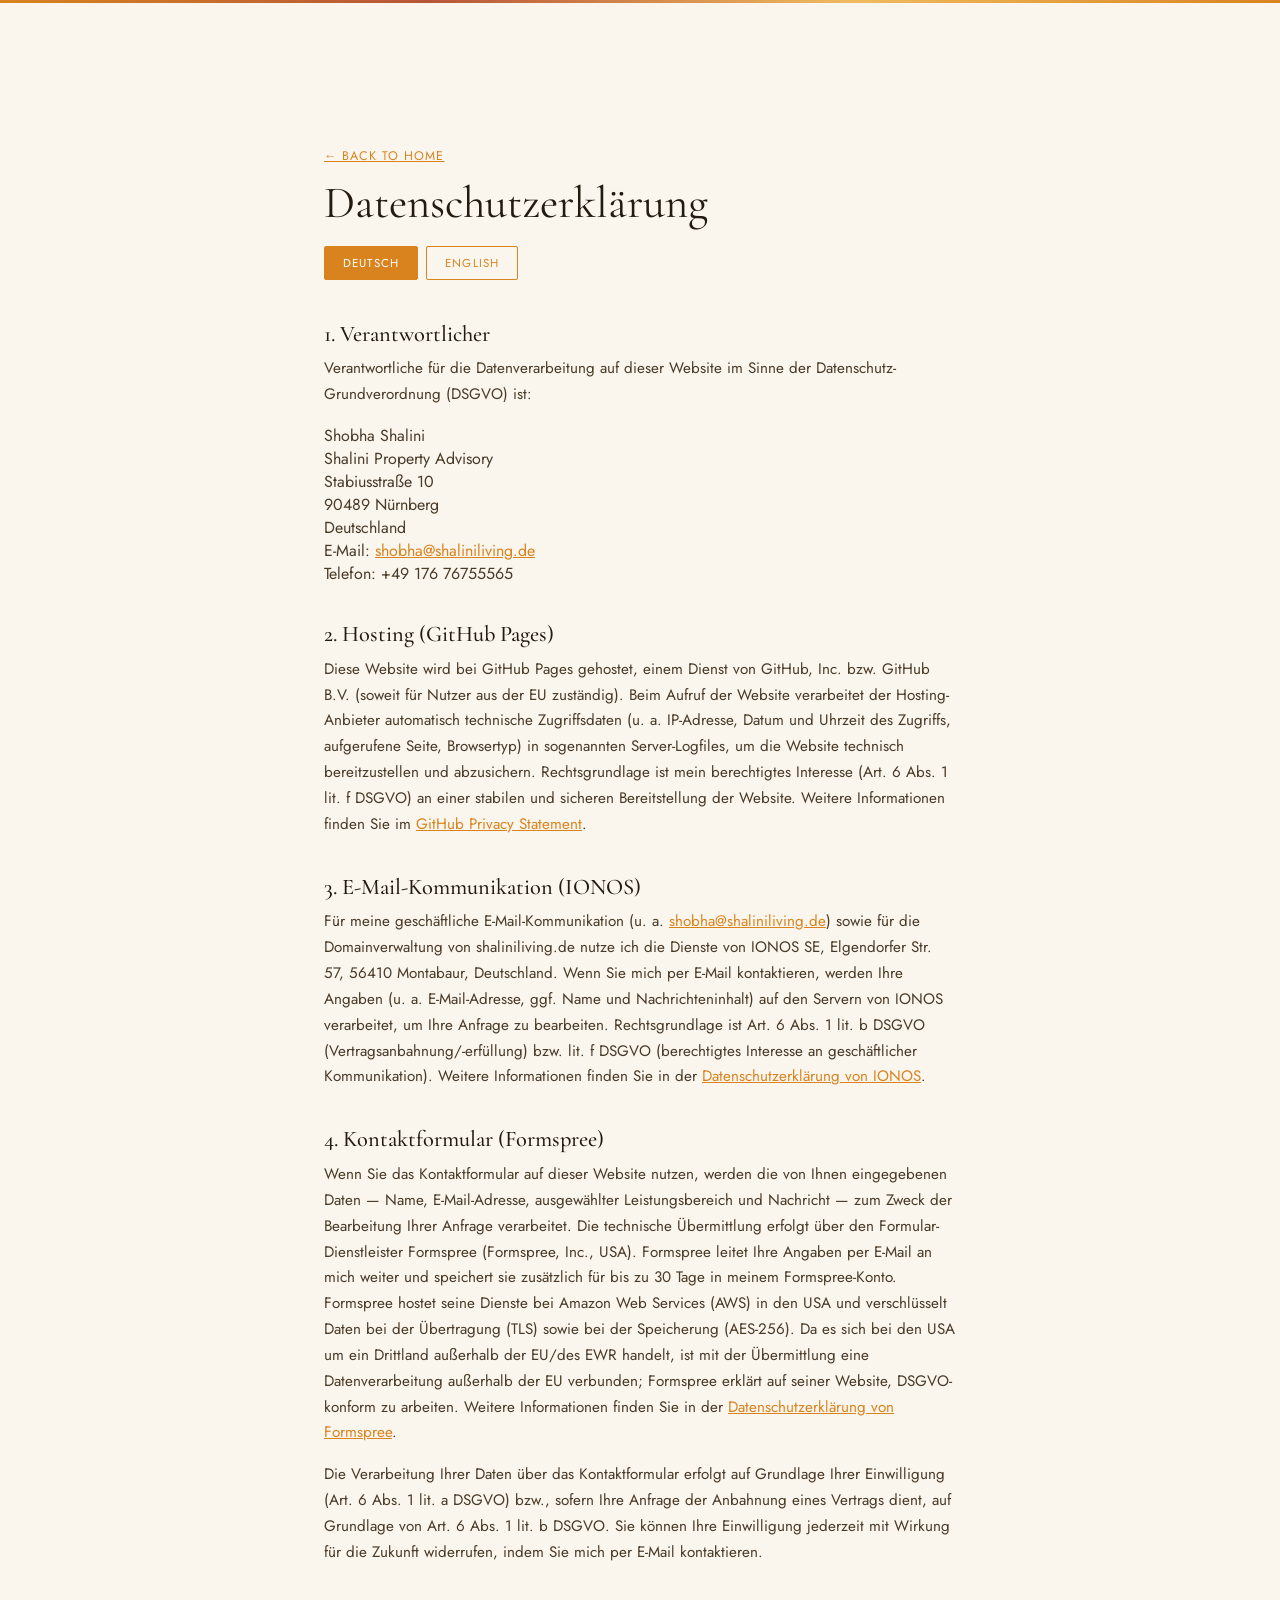
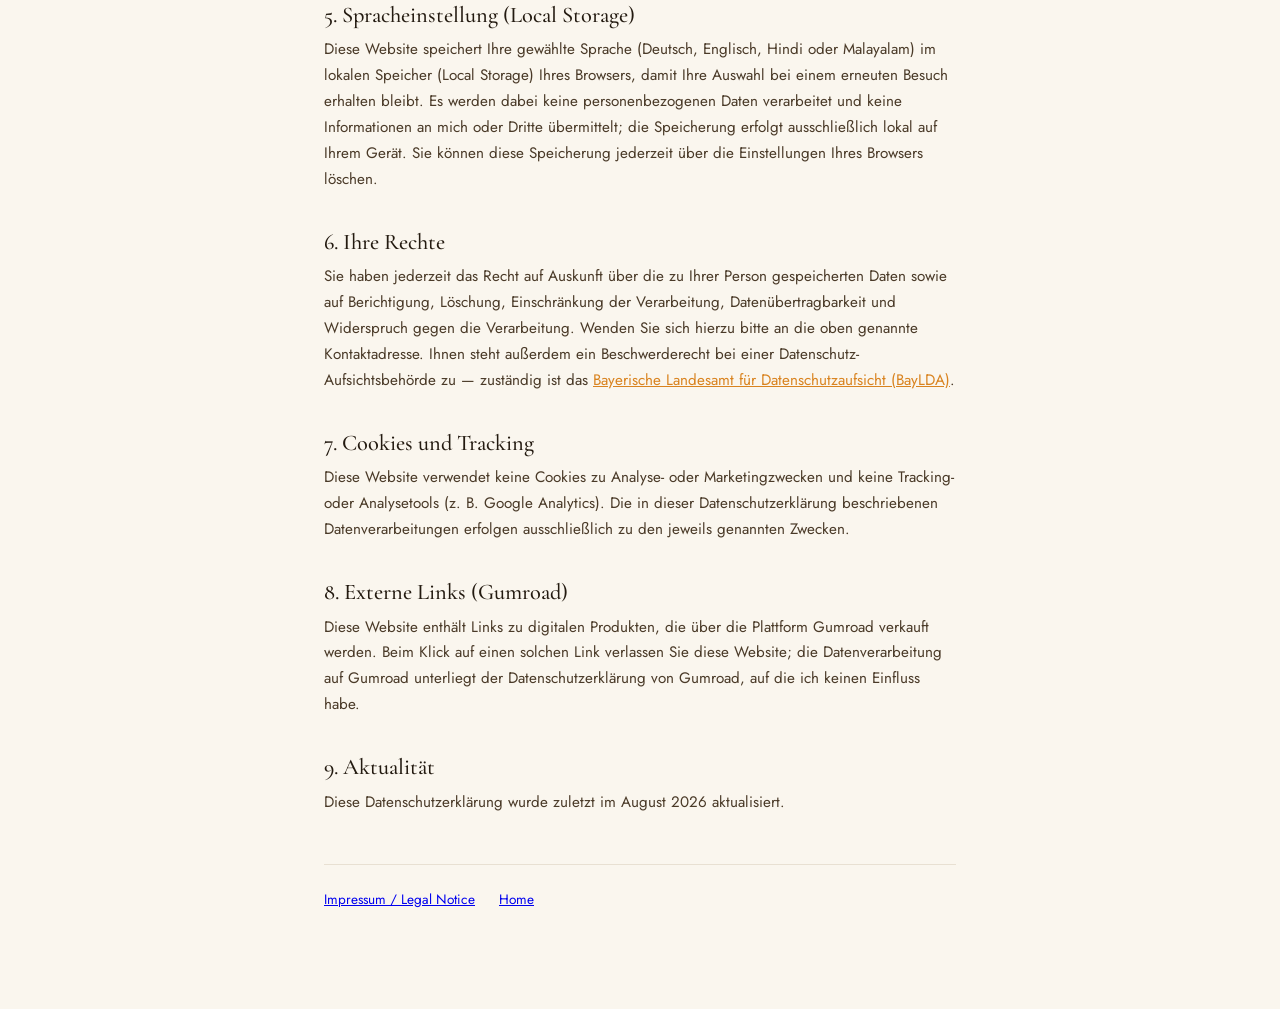
<file: datenschutz.html>
<!DOCTYPE html>
<html lang="de">
<head>
<meta charset="UTF-8">
<meta name="viewport" content="width=device-width, initial-scale=1.0">
<title>Datenschutzerklärung | Shalini Living</title>
<meta name="description" content="Datenschutzerklärung / Privacy Policy — Shalini Living, Shalini Property Advisory, Nürnberg.">
<meta name="robots" content="noindex">
<meta name="theme-color" content="#FAF6EE">
<link rel="stylesheet" href="assets/css/style.css">
<style>
  .legal-page{max-width:760px;margin:0 auto;padding:140px 5vw 100px}
  .legal-header{margin-bottom:2.5rem}
  .legal-back{font-size:0.78rem;letter-spacing:0.08em;text-transform:uppercase;color:var(--saffron)}
  .legal-back:hover{color:var(--coral)}
  .legal-title{font-family:'Cormorant Garamond',serif;font-size:clamp(2rem,4vw,2.8rem);font-weight:400;color:var(--text-dark);margin:0.6rem 0 0.3rem}
  .lang-toggle{display:flex;gap:8px;margin-top:1rem}
  .lang-toggle button{font-family:'Jost',sans-serif;font-size:0.72rem;letter-spacing:0.1em;text-transform:uppercase;padding:8px 18px;border:1.5px solid var(--saffron);background:transparent;color:var(--saffron);cursor:pointer;border-radius:2px}
  .lang-toggle button.active{background:var(--saffron);color:#fff}
  .legal-block h2{font-family:'Cormorant Garamond',serif;font-size:1.4rem;font-weight:500;color:var(--text-dark);margin:2.2rem 0 0.6rem}
  .legal-block h1.legal-note{font-family:'Jost',sans-serif;font-size:0.8rem;font-weight:400;color:var(--text-muted);font-style:italic;margin:0 0 1.5rem}
  .legal-block p{font-family:'Jost',sans-serif;font-size:0.95rem;line-height:1.7;color:var(--text-body);margin:0 0 1rem}
  .legal-block address{font-style:normal}
  .legal-block a{color:var(--saffron)}
  .legal-block a:hover{color:var(--coral)}
  .legal-footer-links{margin-top:3rem;padding-top:1.5rem;border-top:1px solid var(--border);display:flex;gap:1.5rem;font-size:0.85rem}
</style>
</head>
<body>

<div class="footer-stripe"></div>

<main class="legal-page">
  <div class="legal-header">
    <a href="index.html" class="legal-back">← Back to Home</a>
    <h1 class="legal-title">Datenschutzerklärung</h1>
    <div class="lang-toggle">
      <button id="btn-de" class="active" onclick="showLegalLang('de')">Deutsch</button>
      <button id="btn-en" onclick="showLegalLang('en')">English</button>
    </div>
  </div>

  <div id="legal-de" class="legal-block">
    <h2>1. Verantwortlicher</h2>
    <p>Verantwortliche für die Datenverarbeitung auf dieser Website im Sinne der Datenschutz-Grundverordnung (DSGVO) ist:</p>
    <address>
      Shobha Shalini<br>
      Shalini Property Advisory<br>
      Stabiusstraße 10<br>
      90489 Nürnberg<br>
      Deutschland<br>
      E-Mail: <a href="mailto:shobha@shaliniliving.de">shobha@shaliniliving.de</a><br>
      Telefon: +49 176 76755565
    </address>

    <h2>2. Hosting (GitHub Pages)</h2>
    <p>Diese Website wird bei GitHub Pages gehostet, einem Dienst von GitHub, Inc. bzw. GitHub B.V. (soweit für Nutzer aus der EU zuständig). Beim Aufruf der Website verarbeitet der Hosting-Anbieter automatisch technische Zugriffsdaten (u. a. IP-Adresse, Datum und Uhrzeit des Zugriffs, aufgerufene Seite, Browsertyp) in sogenannten Server-Logfiles, um die Website technisch bereitzustellen und abzusichern. Rechtsgrundlage ist mein berechtigtes Interesse (Art. 6 Abs. 1 lit. f DSGVO) an einer stabilen und sicheren Bereitstellung der Website. Weitere Informationen finden Sie im <a href="https://docs.github.com/en/site-policy/privacy-policies/github-general-privacy-statement" target="_blank" rel="noopener">GitHub Privacy Statement</a>.</p>

    <h2>3. E-Mail-Kommunikation (IONOS)</h2>
    <p>Für meine geschäftliche E-Mail-Kommunikation (u. a. <a href="mailto:shobha@shaliniliving.de">shobha@shaliniliving.de</a>) sowie für die Domainverwaltung von shaliniliving.de nutze ich die Dienste von IONOS SE, Elgendorfer Str. 57, 56410 Montabaur, Deutschland. Wenn Sie mich per E-Mail kontaktieren, werden Ihre Angaben (u. a. E-Mail-Adresse, ggf. Name und Nachrichteninhalt) auf den Servern von IONOS verarbeitet, um Ihre Anfrage zu bearbeiten. Rechtsgrundlage ist Art. 6 Abs. 1 lit. b DSGVO (Vertragsanbahnung/-erfüllung) bzw. lit. f DSGVO (berechtigtes Interesse an geschäftlicher Kommunikation). Weitere Informationen finden Sie in der <a href="https://www.ionos.de/terms-gtc/terms-privacy" target="_blank" rel="noopener">Datenschutzerklärung von IONOS</a>.</p>

    <h2>4. Kontaktformular (Formspree)</h2>
    <p>Wenn Sie das Kontaktformular auf dieser Website nutzen, werden die von Ihnen eingegebenen Daten — Name, E-Mail-Adresse, ausgewählter Leistungsbereich und Nachricht — zum Zweck der Bearbeitung Ihrer Anfrage verarbeitet. Die technische Übermittlung erfolgt über den Formular-Dienstleister Formspree (Formspree, Inc., USA). Formspree leitet Ihre Angaben per E-Mail an mich weiter und speichert sie zusätzlich für bis zu 30 Tage in meinem Formspree-Konto. Formspree hostet seine Dienste bei Amazon Web Services (AWS) in den USA und verschlüsselt Daten bei der Übertragung (TLS) sowie bei der Speicherung (AES-256). Da es sich bei den USA um ein Drittland außerhalb der EU/des EWR handelt, ist mit der Übermittlung eine Datenverarbeitung außerhalb der EU verbunden; Formspree erklärt auf seiner Website, DSGVO-konform zu arbeiten. Weitere Informationen finden Sie in der <a href="https://formspree.io/legal/privacy-policy/" target="_blank" rel="noopener">Datenschutzerklärung von Formspree</a>.</p>
    <p>Die Verarbeitung Ihrer Daten über das Kontaktformular erfolgt auf Grundlage Ihrer Einwilligung (Art. 6 Abs. 1 lit. a DSGVO) bzw., sofern Ihre Anfrage der Anbahnung eines Vertrags dient, auf Grundlage von Art. 6 Abs. 1 lit. b DSGVO. Sie können Ihre Einwilligung jederzeit mit Wirkung für die Zukunft widerrufen, indem Sie mich per E-Mail kontaktieren.</p>

    <h2>5. Spracheinstellung (Local Storage)</h2>
    <p>Diese Website speichert Ihre gewählte Sprache (Deutsch, Englisch, Hindi oder Malayalam) im lokalen Speicher (Local Storage) Ihres Browsers, damit Ihre Auswahl bei einem erneuten Besuch erhalten bleibt. Es werden dabei keine personenbezogenen Daten verarbeitet und keine Informationen an mich oder Dritte übermittelt; die Speicherung erfolgt ausschließlich lokal auf Ihrem Gerät. Sie können diese Speicherung jederzeit über die Einstellungen Ihres Browsers löschen.</p>

    <h2>6. Ihre Rechte</h2>
    <p>Sie haben jederzeit das Recht auf Auskunft über die zu Ihrer Person gespeicherten Daten sowie auf Berichtigung, Löschung, Einschränkung der Verarbeitung, Datenübertragbarkeit und Widerspruch gegen die Verarbeitung. Wenden Sie sich hierzu bitte an die oben genannte Kontaktadresse. Ihnen steht außerdem ein Beschwerderecht bei einer Datenschutz-Aufsichtsbehörde zu — zuständig ist das <a href="https://www.lda.bayern.de/" target="_blank" rel="noopener">Bayerische Landesamt für Datenschutzaufsicht (BayLDA)</a>.</p>

    <h2>7. Cookies und Tracking</h2>
    <p>Diese Website verwendet keine Cookies zu Analyse- oder Marketingzwecken und keine Tracking- oder Analysetools (z. B. Google Analytics). Die in dieser Datenschutzerklärung beschriebenen Datenverarbeitungen erfolgen ausschließlich zu den jeweils genannten Zwecken.</p>

    <h2>8. Externe Links (Gumroad)</h2>
    <p>Diese Website enthält Links zu digitalen Produkten, die über die Plattform Gumroad verkauft werden. Beim Klick auf einen solchen Link verlassen Sie diese Website; die Datenverarbeitung auf Gumroad unterliegt der Datenschutzerklärung von Gumroad, auf die ich keinen Einfluss habe.</p>

    <h2>9. Aktualität</h2>
    <p>Diese Datenschutzerklärung wurde zuletzt im August 2026 aktualisiert.</p>
  </div>

  <div id="legal-en" class="legal-block" style="display:none">
    <h1 class="legal-note">This is a courtesy English translation. The German version is the legally binding version under German law.</h1>

    <h2>1. Data Controller</h2>
    <p>The controller responsible for data processing on this website within the meaning of the General Data Protection Regulation (GDPR) is:</p>
    <address>
      Shobha Shalini<br>
      Shalini Property Advisory<br>
      Stabiusstraße 10<br>
      90489 Nürnberg<br>
      Germany<br>
      Email: <a href="mailto:shobha@shaliniliving.de">shobha@shaliniliving.de</a><br>
      Phone: +49 176 76755565
    </address>

    <h2>2. Hosting (GitHub Pages)</h2>
    <p>This website is hosted on GitHub Pages, a service of GitHub, Inc. and/or GitHub B.V. (where responsible for EU users). When you visit this website, the hosting provider automatically processes technical access data (including IP address, date and time of access, page requested, browser type) in so-called server log files, in order to technically deliver and secure the website. The legal basis is my legitimate interest (Art. 6(1)(f) GDPR) in a stable and secure website. Further information is available in the <a href="https://docs.github.com/en/site-policy/privacy-policies/github-general-privacy-statement" target="_blank" rel="noopener">GitHub Privacy Statement</a>.</p>

    <h2>3. Email Communication (IONOS)</h2>
    <p>For my business email communication (including <a href="mailto:shobha@shaliniliving.de">shobha@shaliniliving.de</a>) and for managing the shaliniliving.de domain, I use the services of IONOS SE, Elgendorfer Str. 57, 56410 Montabaur, Germany. If you contact me by email, your details (including email address, and where applicable your name and message content) are processed on IONOS's servers in order to handle your inquiry. The legal basis is Art. 6(1)(b) GDPR (steps to enter into a contract) or Art. 6(1)(f) GDPR (legitimate interest in business communication). Further information is available in <a href="https://www.ionos.de/terms-gtc/terms-privacy" target="_blank" rel="noopener">IONOS's privacy policy</a>.</p>

    <h2>4. Contact Form (Formspree)</h2>
    <p>If you use the contact form on this website, the data you enter — name, email address, selected service, and message — is processed for the purpose of handling your inquiry. Technical delivery is carried out via the form service provider Formspree (Formspree, Inc., USA). Formspree forwards your submission to me by email and additionally stores it for up to 30 days in my Formspree account. Formspree hosts its services on Amazon Web Services (AWS) in the USA and encrypts data both in transit (TLS) and at rest (AES-256). Because the USA is a third country outside the EU/EEA, this transfer involves data processing outside the EU; Formspree states on its website that it operates in a GDPR-compliant manner. Further information is available in <a href="https://formspree.io/legal/privacy-policy/" target="_blank" rel="noopener">Formspree's privacy policy</a>.</p>
    <p>Processing of your data via the contact form is based on your consent (Art. 6(1)(a) GDPR) or, where your inquiry is aimed at entering into a contract, on Art. 6(1)(b) GDPR. You may withdraw your consent at any time with effect for the future by contacting me by email.</p>

    <h2>5. Language Setting (Local Storage)</h2>
    <p>This website stores your selected language (German, English, Hindi, or Malayalam) in your browser's local storage, so your choice is remembered on a later visit. No personal data is processed and no information is transmitted to me or to any third party — storage takes place entirely on your own device. You can clear this at any time through your browser's settings.</p>

    <h2>6. Your Rights</h2>
    <p>You have the right at any time to request information about the personal data stored about you, as well as the right to rectification, erasure, restriction of processing, data portability, and objection to processing. Please contact the address given above. You also have the right to lodge a complaint with a data protection supervisory authority — the competent authority is the <a href="https://www.lda.bayern.de/" target="_blank" rel="noopener">Bavarian State Office for Data Protection Supervision (BayLDA)</a>.</p>

    <h2>7. Cookies and Tracking</h2>
    <p>This website does not use cookies for analytics or marketing purposes, and does not use any tracking or analytics tools (e.g. Google Analytics). The data processing described in this privacy policy is carried out exclusively for the purposes stated in each respective section.</p>

    <h2>8. External Links (Gumroad)</h2>
    <p>This website contains links to digital products sold via the Gumroad platform. Clicking such a link takes you away from this website; data processing on Gumroad is governed by Gumroad's own privacy policy, over which I have no influence.</p>

    <h2>9. Last Updated</h2>
    <p>This privacy policy was last updated in August 2026.</p>
  </div>

  <div class="legal-footer-links">
    <a href="impressum.html">Impressum / Legal Notice</a>
    <a href="index.html">Home</a>
  </div>
</main>

<script>
function showLegalLang(lang){
  document.getElementById('legal-de').style.display = lang === 'de' ? 'block' : 'none';
  document.getElementById('legal-en').style.display = lang === 'en' ? 'block' : 'none';
  document.getElementById('btn-de').classList.toggle('active', lang === 'de');
  document.getElementById('btn-en').classList.toggle('active', lang === 'en');
}
</script>

</body>
</html>
</file>
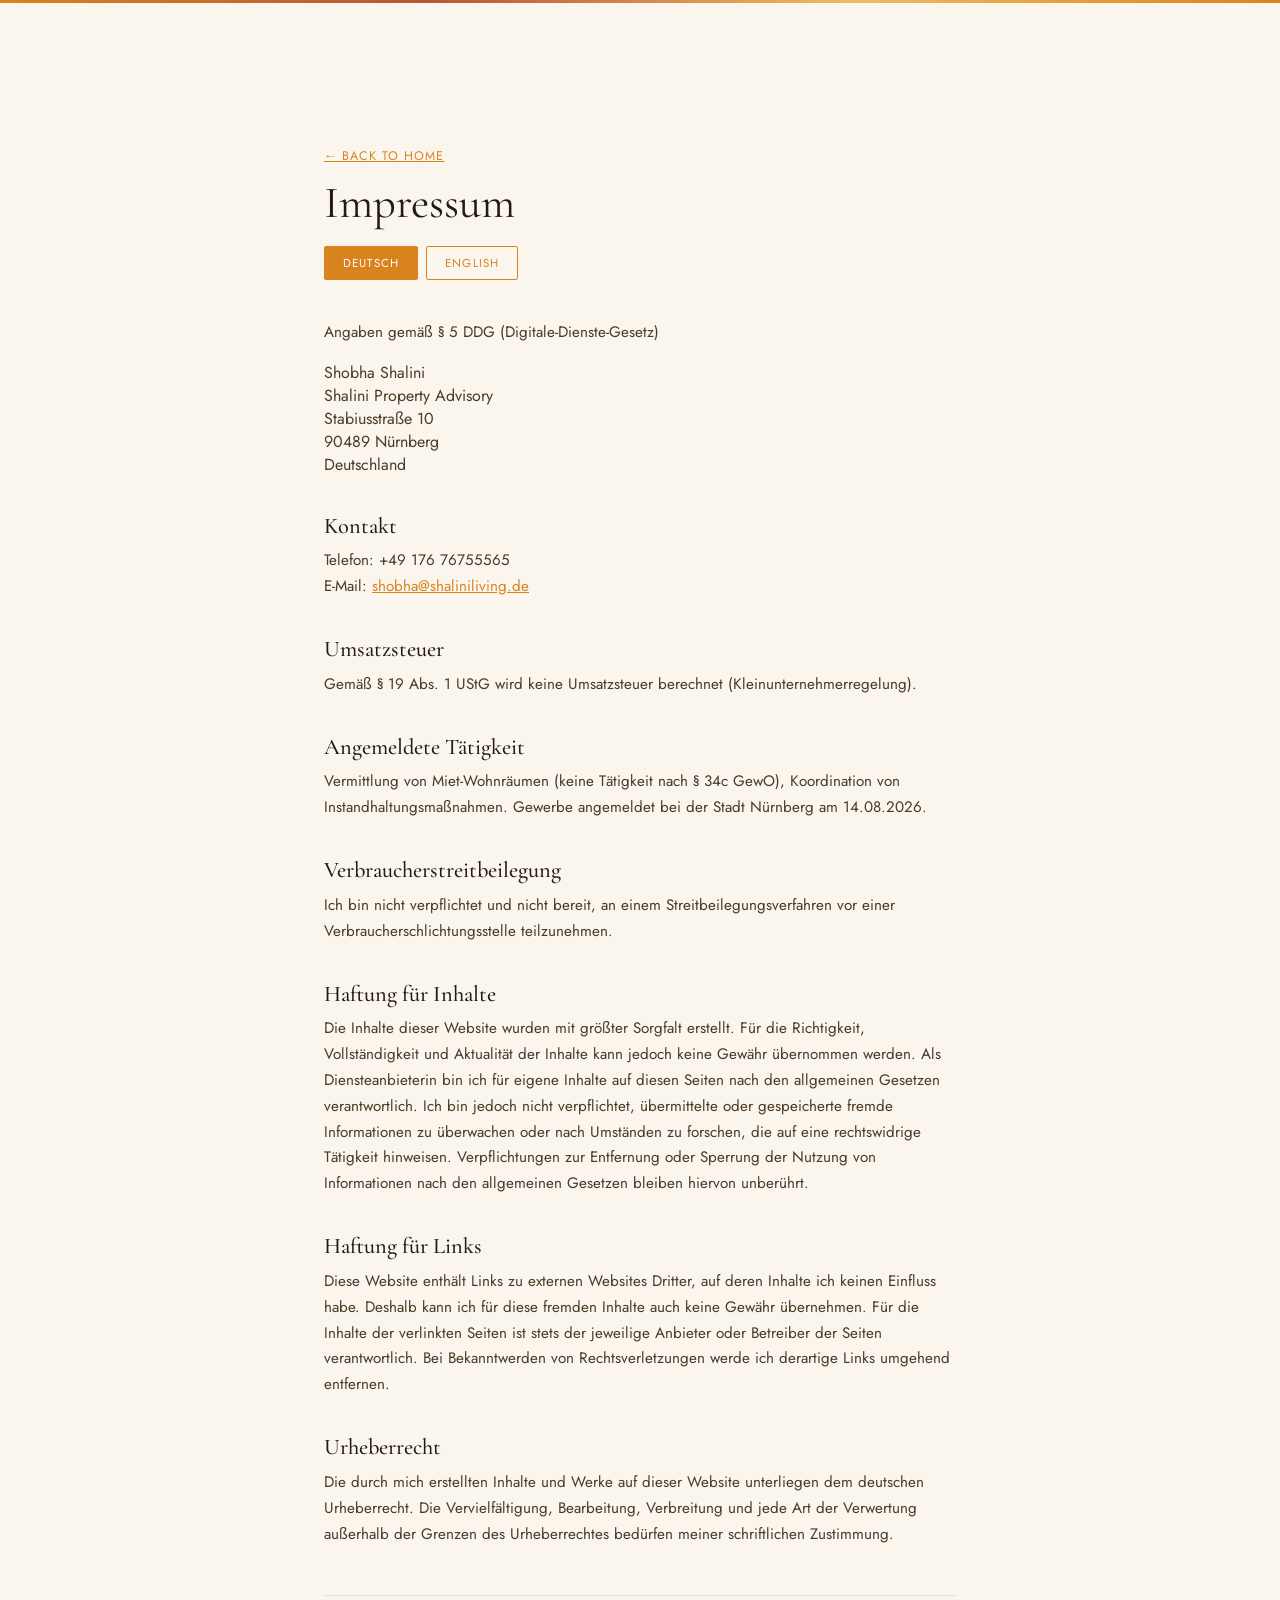
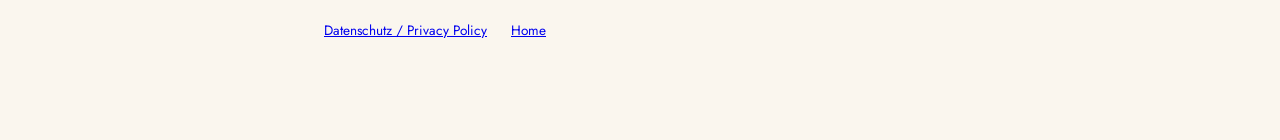
<file: impressum.html>
<!DOCTYPE html>
<html lang="de">
<head>
<meta charset="UTF-8">
<meta name="viewport" content="width=device-width, initial-scale=1.0">
<title>Impressum | Shalini Living</title>
<meta name="description" content="Impressum / Legal Notice — Shalini Living, Shalini Property Advisory, Nürnberg.">
<meta name="robots" content="noindex">
<meta name="theme-color" content="#FAF6EE">
<link rel="stylesheet" href="assets/css/style.css">
<style>
  .legal-page{max-width:760px;margin:0 auto;padding:140px 5vw 100px}
  .legal-header{margin-bottom:2.5rem}
  .legal-back{font-size:0.78rem;letter-spacing:0.08em;text-transform:uppercase;color:var(--saffron)}
  .legal-back:hover{color:var(--coral)}
  .legal-title{font-family:'Cormorant Garamond',serif;font-size:clamp(2rem,4vw,2.8rem);font-weight:400;color:var(--text-dark);margin:0.6rem 0 0.3rem}
  .lang-toggle{display:flex;gap:8px;margin-top:1rem}
  .lang-toggle button{font-family:'Jost',sans-serif;font-size:0.72rem;letter-spacing:0.1em;text-transform:uppercase;padding:8px 18px;border:1.5px solid var(--saffron);background:transparent;color:var(--saffron);cursor:pointer;border-radius:2px}
  .lang-toggle button.active{background:var(--saffron);color:#fff}
  .legal-block h2{font-family:'Cormorant Garamond',serif;font-size:1.4rem;font-weight:500;color:var(--text-dark);margin:2.2rem 0 0.6rem}
  .legal-block h1.legal-note{font-family:'Jost',sans-serif;font-size:0.8rem;font-weight:400;color:var(--text-muted);font-style:italic;margin:0 0 1.5rem}
  .legal-block p{font-family:'Jost',sans-serif;font-size:0.95rem;line-height:1.7;color:var(--text-body);margin:0 0 1rem}
  .legal-block address{font-style:normal}
  .legal-block a{color:var(--saffron)}
  .legal-block a:hover{color:var(--coral)}
  .legal-footer-links{margin-top:3rem;padding-top:1.5rem;border-top:1px solid var(--border);display:flex;gap:1.5rem;font-size:0.85rem}
</style>
</head>
<body>

<div class="footer-stripe"></div>

<main class="legal-page">
  <div class="legal-header">
    <a href="index.html" class="legal-back">← Back to Home</a>
    <h1 class="legal-title">Impressum</h1>
    <div class="lang-toggle">
      <button id="btn-de" class="active" onclick="showLegalLang('de')">Deutsch</button>
      <button id="btn-en" onclick="showLegalLang('en')">English</button>
    </div>
  </div>

  <div id="legal-de" class="legal-block">
    <p>Angaben gemäß § 5 DDG (Digitale-Dienste-Gesetz)</p>

    <address>
      Shobha Shalini<br>
      Shalini Property Advisory<br>
      Stabiusstraße 10<br>
      90489 Nürnberg<br>
      Deutschland
    </address>

    <h2>Kontakt</h2>
    <p>Telefon: +49 176 76755565<br>
    E-Mail: <a href="mailto:shobha@shaliniliving.de">shobha@shaliniliving.de</a></p>

    <h2>Umsatzsteuer</h2>
    <p>Gemäß § 19 Abs. 1 UStG wird keine Umsatzsteuer berechnet (Kleinunternehmerregelung).</p>

    <h2>Angemeldete Tätigkeit</h2>
    <p>Vermittlung von Miet-Wohnräumen (keine Tätigkeit nach § 34c GewO), Koordination von Instandhaltungsmaßnahmen. Gewerbe angemeldet bei der Stadt Nürnberg am 14.08.2026.</p>

    <h2>Verbraucherstreitbeilegung</h2>
    <p>Ich bin nicht verpflichtet und nicht bereit, an einem Streitbeilegungsverfahren vor einer Verbraucherschlichtungsstelle teilzunehmen.</p>

    <h2>Haftung für Inhalte</h2>
    <p>Die Inhalte dieser Website wurden mit größter Sorgfalt erstellt. Für die Richtigkeit, Vollständigkeit und Aktualität der Inhalte kann jedoch keine Gewähr übernommen werden. Als Diensteanbieterin bin ich für eigene Inhalte auf diesen Seiten nach den allgemeinen Gesetzen verantwortlich. Ich bin jedoch nicht verpflichtet, übermittelte oder gespeicherte fremde Informationen zu überwachen oder nach Umständen zu forschen, die auf eine rechtswidrige Tätigkeit hinweisen. Verpflichtungen zur Entfernung oder Sperrung der Nutzung von Informationen nach den allgemeinen Gesetzen bleiben hiervon unberührt.</p>

    <h2>Haftung für Links</h2>
    <p>Diese Website enthält Links zu externen Websites Dritter, auf deren Inhalte ich keinen Einfluss habe. Deshalb kann ich für diese fremden Inhalte auch keine Gewähr übernehmen. Für die Inhalte der verlinkten Seiten ist stets der jeweilige Anbieter oder Betreiber der Seiten verantwortlich. Bei Bekanntwerden von Rechtsverletzungen werde ich derartige Links umgehend entfernen.</p>

    <h2>Urheberrecht</h2>
    <p>Die durch mich erstellten Inhalte und Werke auf dieser Website unterliegen dem deutschen Urheberrecht. Die Vervielfältigung, Bearbeitung, Verbreitung und jede Art der Verwertung außerhalb der Grenzen des Urheberrechtes bedürfen meiner schriftlichen Zustimmung.</p>
  </div>

  <div id="legal-en" class="legal-block" style="display:none">
    <h1 class="legal-note">This is a courtesy English translation. The German version is the legally binding version under German law.</h1>
    <p>Information pursuant to § 5 DDG (German Digital Services Act)</p>

    <address>
      Shobha Shalini<br>
      Shalini Property Advisory<br>
      Stabiusstraße 10<br>
      90489 Nürnberg<br>
      Germany
    </address>

    <h2>Contact</h2>
    <p>Phone: +49 176 76755565<br>
    Email: <a href="mailto:shobha@shaliniliving.de">shobha@shaliniliving.de</a></p>

    <h2>VAT</h2>
    <p>No VAT is charged, in accordance with § 19 (1) of the German VAT Act (small business regulation / Kleinunternehmerregelung).</p>

    <h2>Registered activity</h2>
    <p>Mediation of residential rental properties (not an activity under § 34c of the German Trade Regulation Act), coordination of maintenance measures. Trade registered with the City of Nürnberg on 14 August 2026.</p>

    <h2>Consumer dispute resolution</h2>
    <p>I am not obliged and not willing to participate in dispute resolution proceedings before a consumer arbitration board.</p>

    <h2>Liability for content</h2>
    <p>The content of this website has been created with the greatest care. However, no guarantee can be given for the accuracy, completeness, or timeliness of the content. As a service provider, I am responsible for my own content on these pages in accordance with general law. However, I am not obligated to monitor transmitted or stored third-party information or to investigate circumstances that indicate illegal activity. Obligations to remove or block the use of information under general law remain unaffected.</p>

    <h2>Liability for links</h2>
    <p>This website contains links to external third-party websites over whose content I have no influence. Therefore, I cannot assume any liability for this external content. The respective provider or operator of the linked pages is always responsible for its content. Should I become aware of any legal violations, I will remove such links immediately.</p>

    <h2>Copyright</h2>
    <p>The content and works created by me on this website are subject to German copyright law. Reproduction, editing, distribution, and any kind of use outside the limits of copyright law require my written consent.</p>
  </div>

  <div class="legal-footer-links">
    <a href="datenschutz.html">Datenschutz / Privacy Policy</a>
    <a href="index.html">Home</a>
  </div>
</main>

<script>
function showLegalLang(lang){
  document.getElementById('legal-de').style.display = lang === 'de' ? 'block' : 'none';
  document.getElementById('legal-en').style.display = lang === 'en' ? 'block' : 'none';
  document.getElementById('btn-de').classList.toggle('active', lang === 'de');
  document.getElementById('btn-en').classList.toggle('active', lang === 'en');
}
</script>

</body>
</html>
</file>
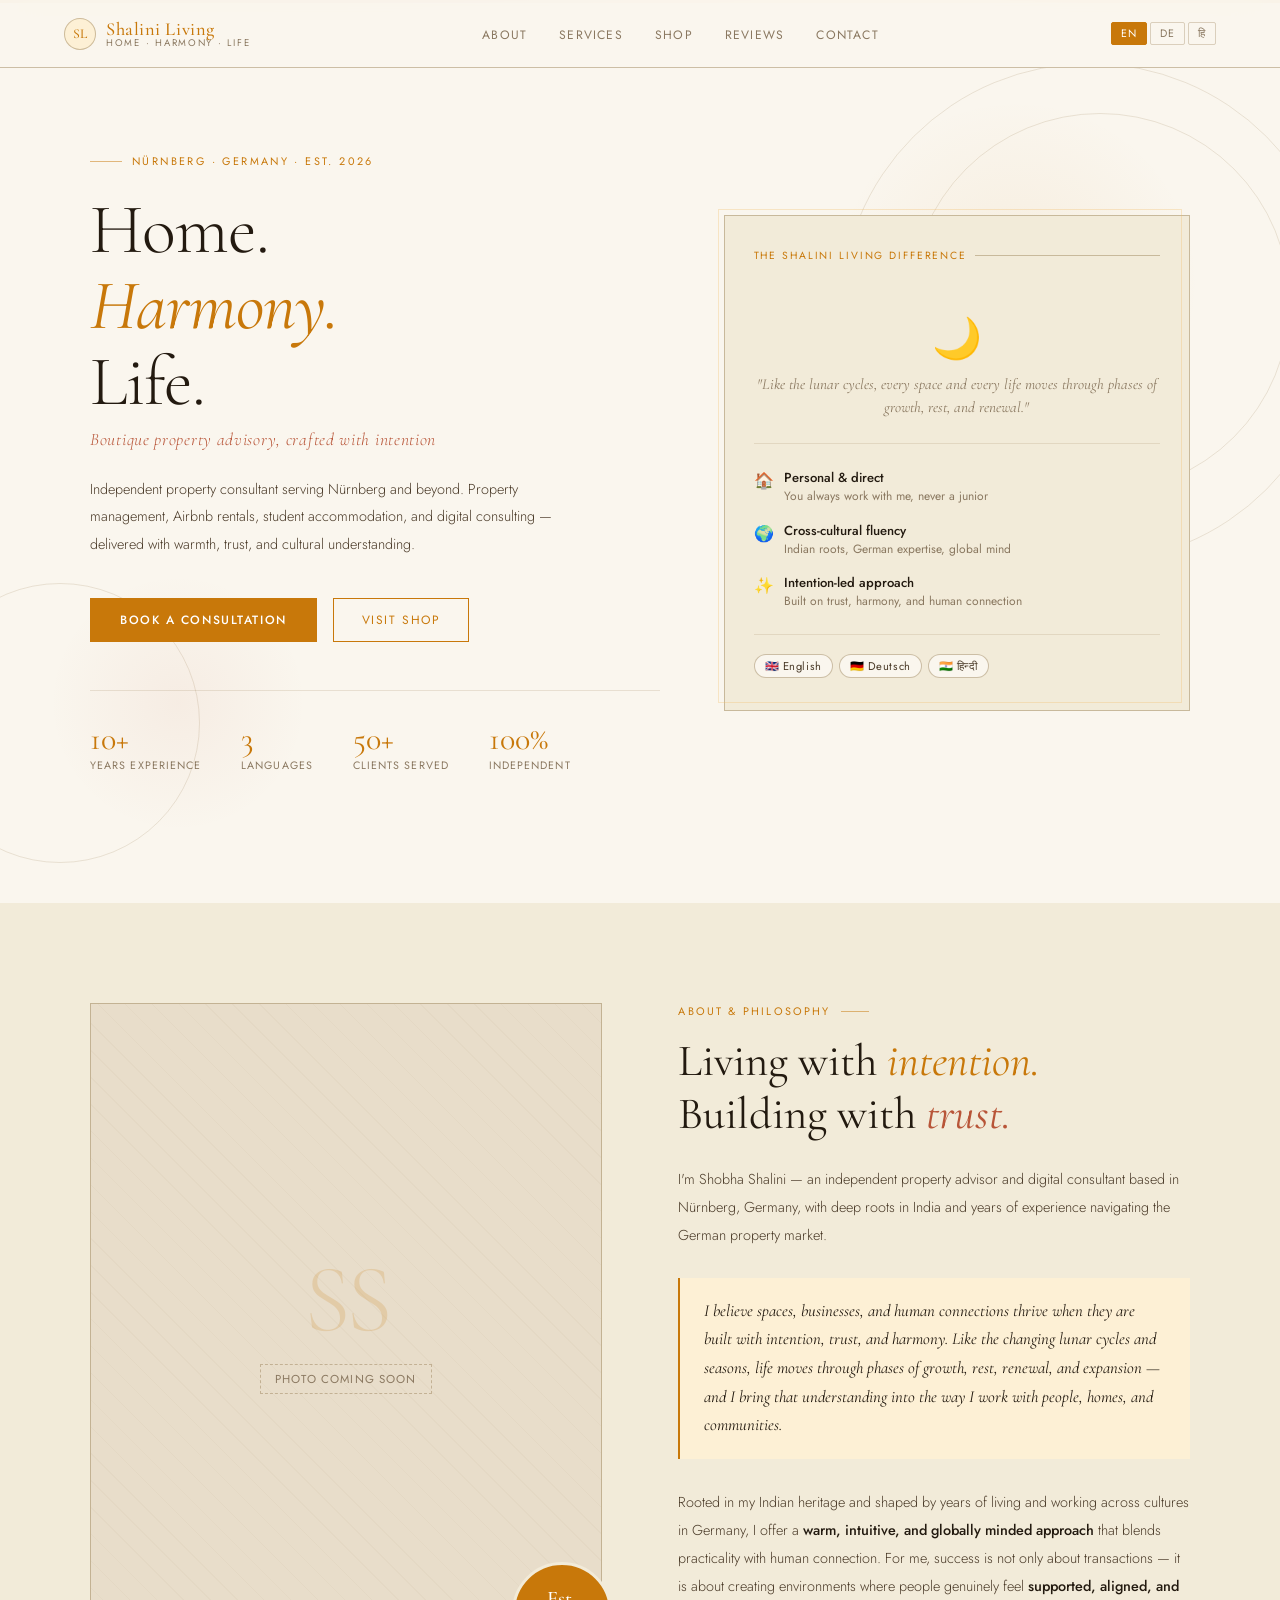
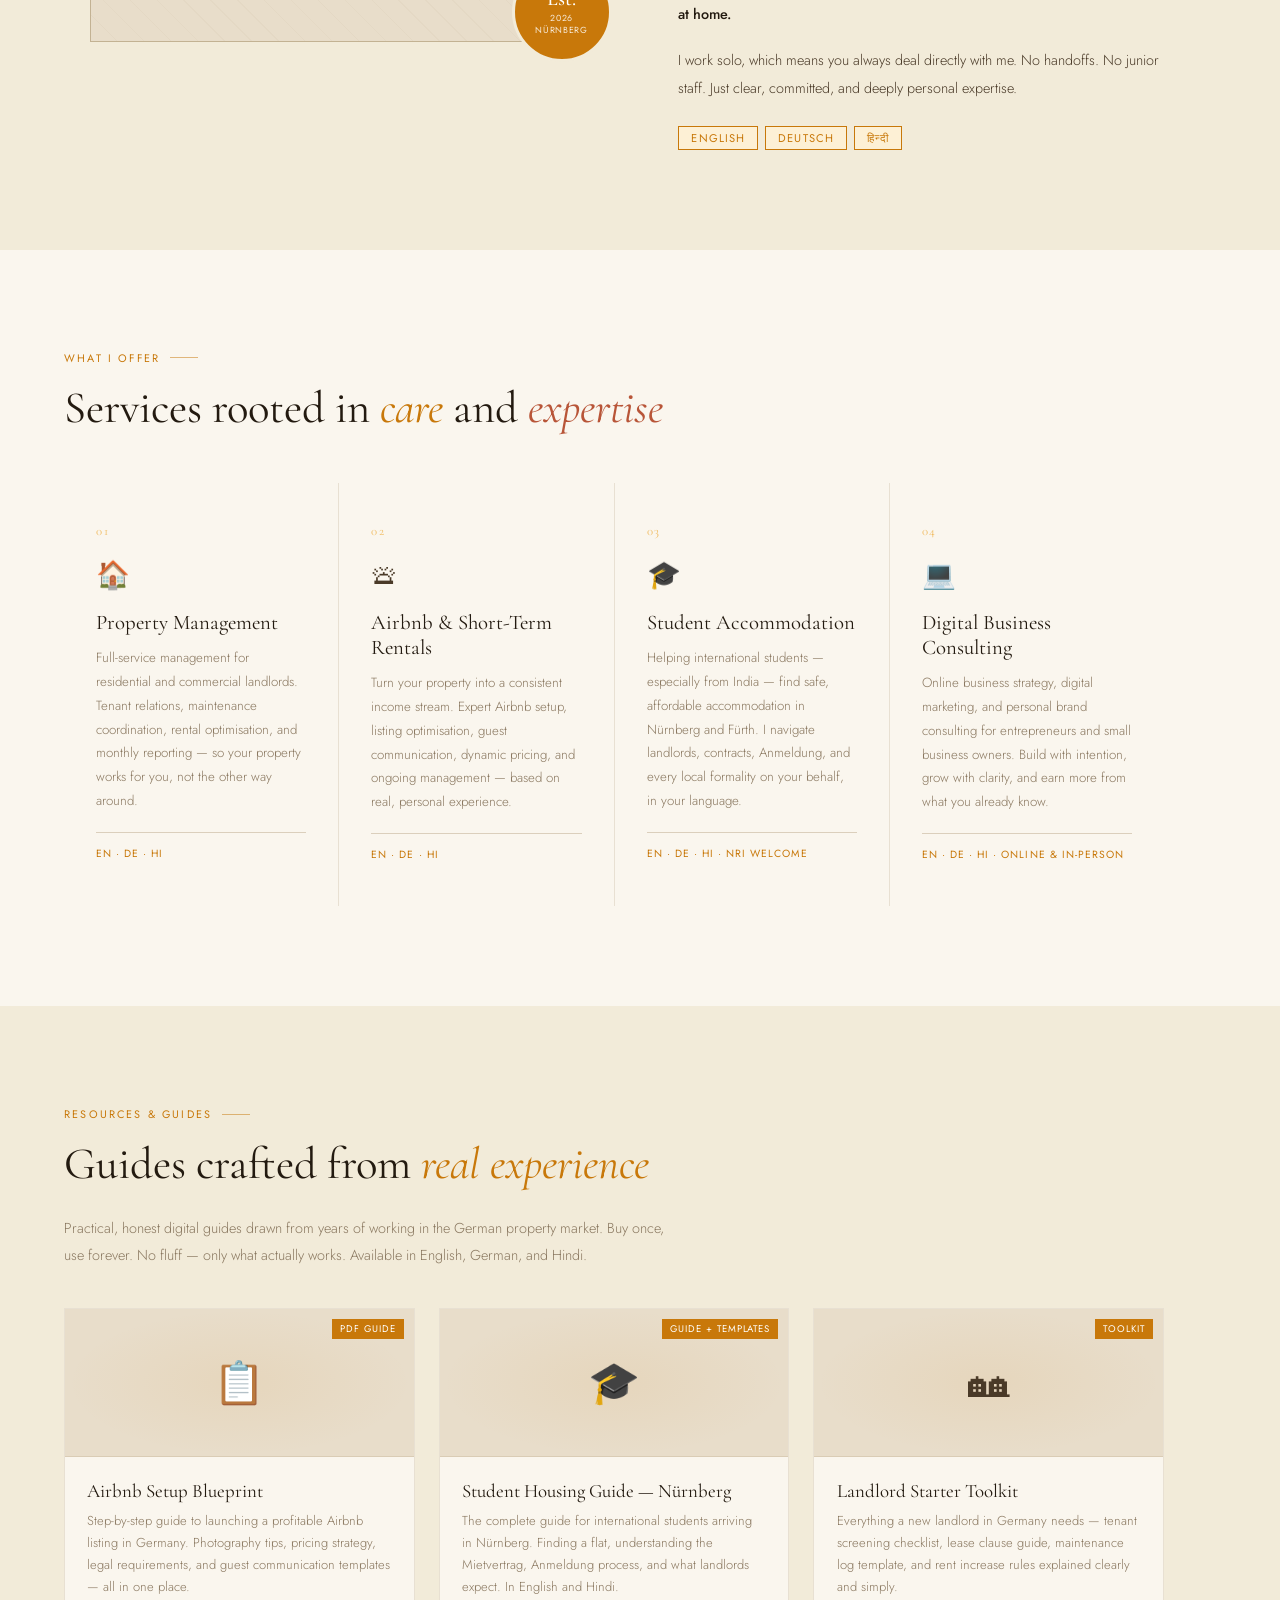
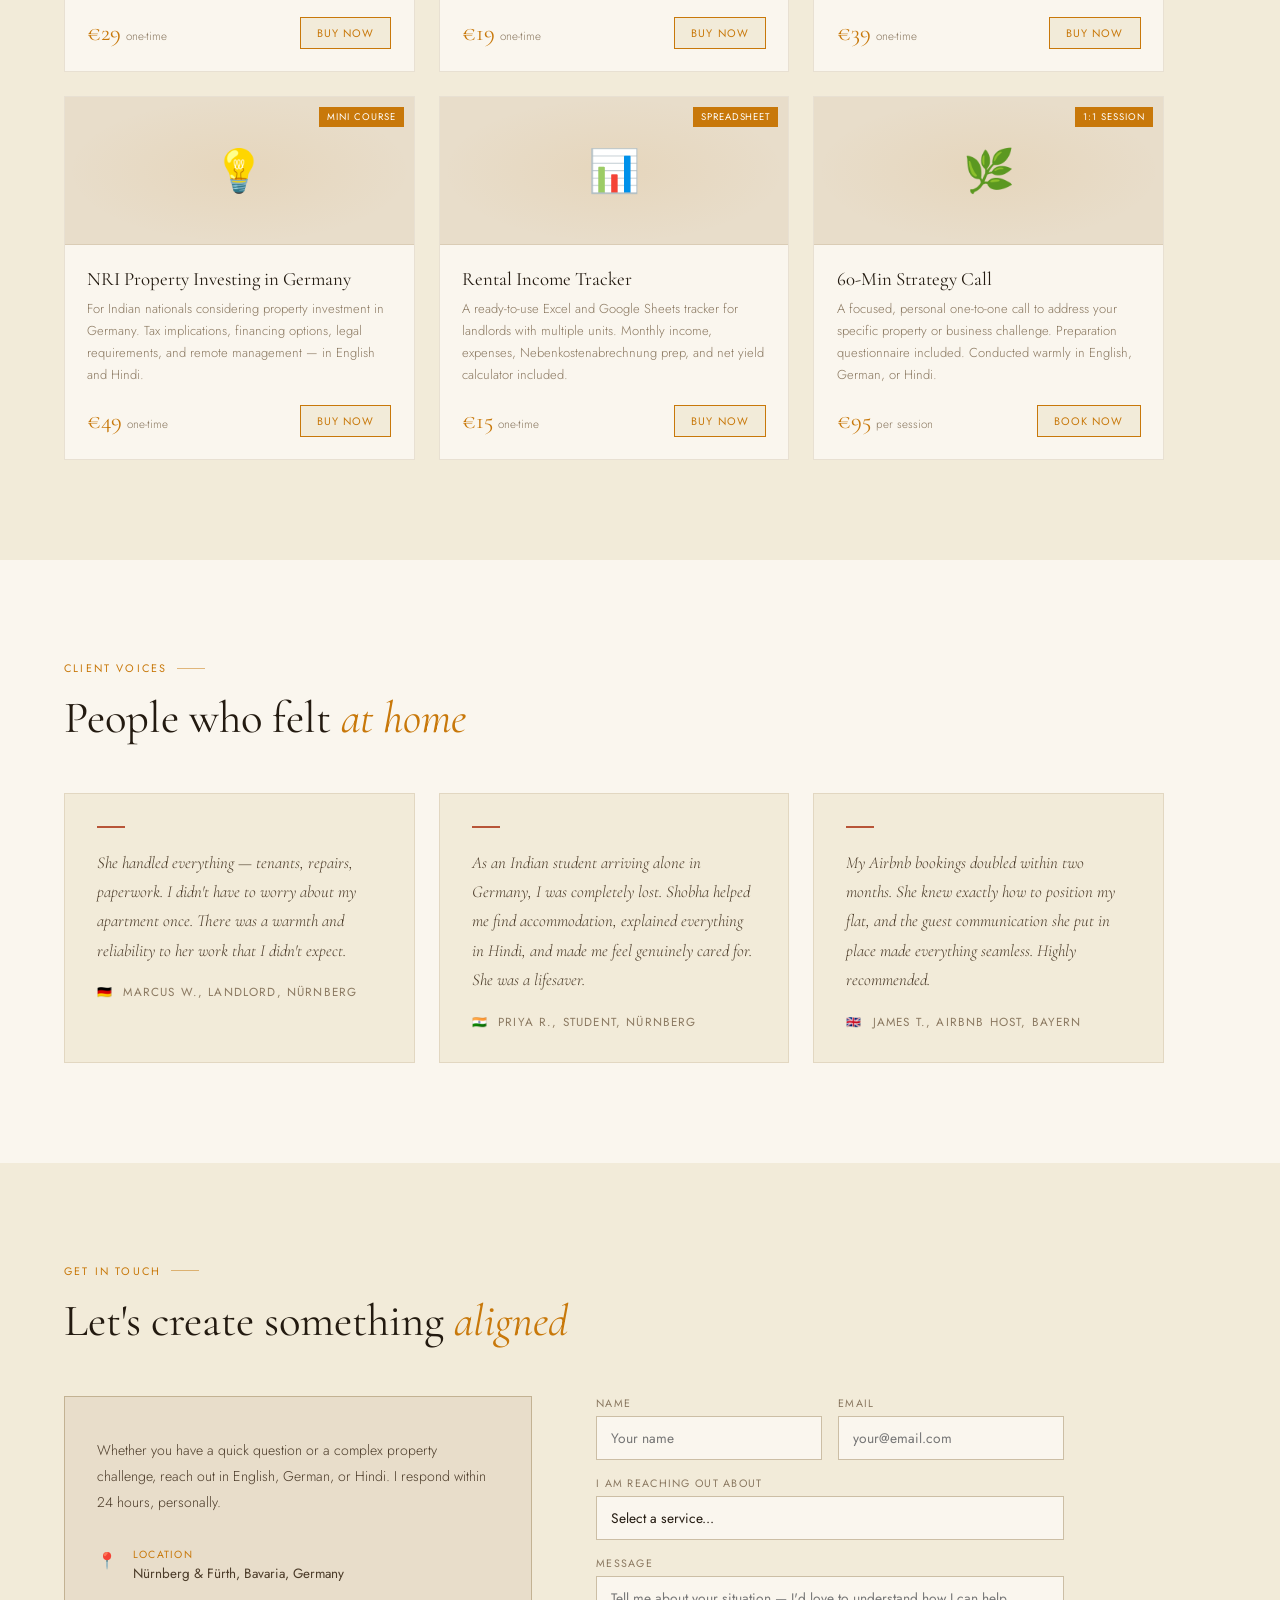
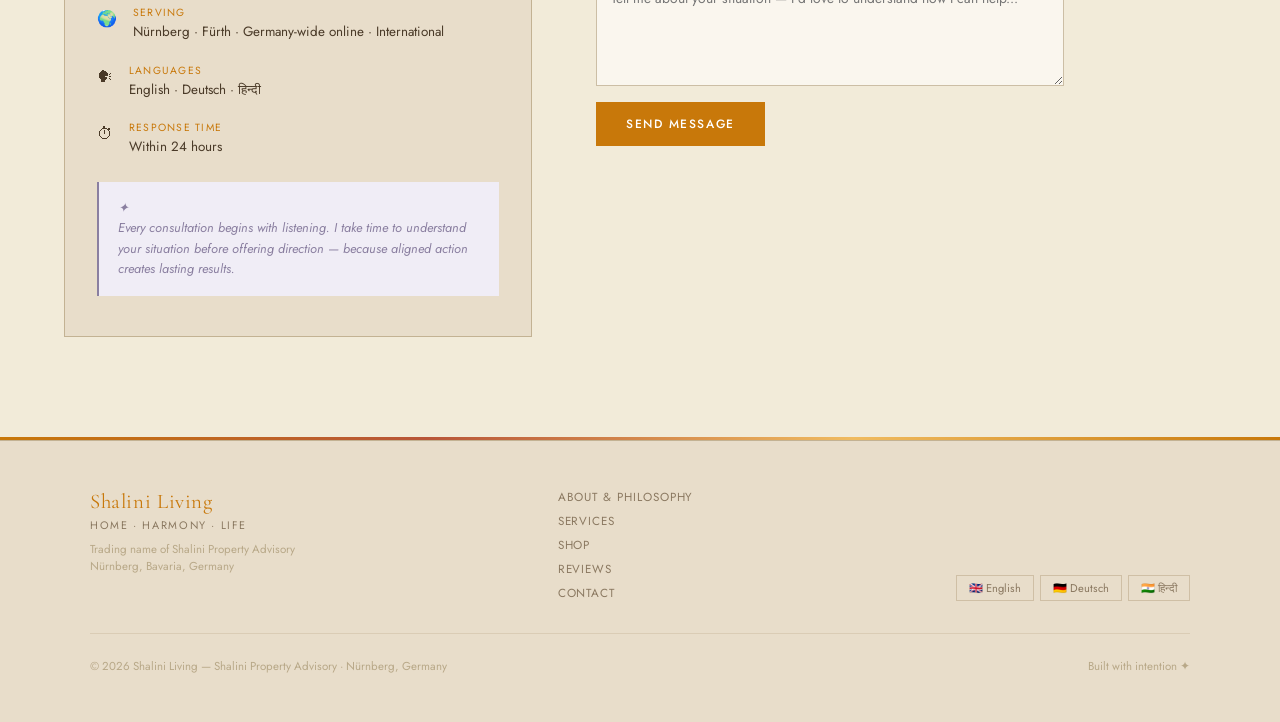
<file: index.html.html>
<!DOCTYPE html>
<html lang="en">
<head>
<meta charset="UTF-8">
<meta name="viewport" content="width=device-width, initial-scale=1.0">
<title>Shalini Living — Home. Harmony. Life.</title>
<meta name="description" content="Shalini Living — boutique property advisory, Airbnb management, student accommodation and digital consulting in Nürnberg, Germany. Serving clients in English, Deutsch and Hindi.">
<meta property="og:title" content="Shalini Living — Home. Harmony. Life.">
<meta property="og:description" content="Independent property advisor in Nürnberg. Property management, Airbnb rentals, student accommodation and digital consulting — in English, German and Hindi.">
<meta property="og:type" content="website">
<meta property="og:locale" content="en_DE">
<meta name="theme-color" content="#FAF6EE">
<link rel="preconnect" href="https://fonts.googleapis.com">
<link href="https://fonts.googleapis.com/css2?family=Cormorant+Garamond:ital,wght@0,300;0,400;0,500;0,600;1,300;1,400;1,500&family=Jost:wght@300;400;500&display=swap" rel="stylesheet">
<style>
:root {
  --ivory:        #FAF6EE;
  --ivory-mid:    #F2EBD9;
  --ivory-deep:   #E8DDCA;
  --ivory-dark:   #DDD0B8;
  --saffron:      #C8780A;
  --saffron-mid:  #E09020;
  --saffron-light:#F0BB60;
  --saffron-pale: #FDF0D5;
  --coral:        #B85538;
  --coral-light:  #D4785A;
  --coral-pale:   #FAEAE4;
  --jade:         #3D7A6A;
  --jade-pale:    #E4F0ED;
  --lunar:        #8A7FA0;
  --lunar-pale:   #F0EDF6;
  --text-dark:    #231A10;
  --text-body:    #4A3A28;
  --text-muted:   #8A7860;
  --text-light:   #B8A888;
  --border:       rgba(160,135,95,0.2);
  --border-mid:   rgba(160,135,95,0.35);
  --border-strong:rgba(160,135,95,0.5);
}
*,*::before,*::after{box-sizing:border-box;margin:0;padding:0}
html{scroll-behavior:smooth}
body{font-family:'Jost',sans-serif;background:var(--ivory);color:var(--text-body);overflow-x:hidden}

/* ── NAV ── */
nav{
  position:fixed;top:0;left:0;right:0;z-index:100;
  background:rgba(250,246,238,0.97);
  backdrop-filter:blur(20px);
  border-bottom:1px solid var(--border-strong);
  display:flex;align-items:center;justify-content:space-between;
  padding:0 5vw;height:68px;
}
.nav-brand{display:flex;align-items:center;gap:10px;text-decoration:none}
.nav-brand-mark{
  width:32px;height:32px;border-radius:50%;
  background:var(--saffron-pale);
  border:1px solid var(--border-strong);
  display:flex;align-items:center;justify-content:center;
  font-family:'Cormorant Garamond',serif;
  font-size:0.85rem;color:var(--saffron);font-weight:500;
  flex-shrink:0;
}
.nav-brand-text{}
.nav-brand-name{
  font-family:'Cormorant Garamond',serif;
  font-size:1.15rem;font-weight:500;letter-spacing:0.03em;
  color:var(--saffron);line-height:1.1;
}
.nav-brand-tagline{
  font-size:0.6rem;letter-spacing:0.18em;text-transform:uppercase;
  color:var(--text-muted);line-height:1;
}
.nav-links{display:flex;gap:2rem;list-style:none}
.nav-links a{
  color:var(--text-muted);text-decoration:none;
  font-size:0.76rem;letter-spacing:0.1em;text-transform:uppercase;
  transition:color 0.2s;
}
.nav-links a:hover{color:var(--saffron)}
.nav-right{display:flex;align-items:center;gap:1rem}
.lang-switch{display:flex;gap:3px}
.lang-btn{
  background:transparent;border:1px solid var(--border-mid);
  color:var(--text-muted);font-size:0.67rem;letter-spacing:0.1em;
  padding:3px 9px;cursor:pointer;font-family:'Jost',sans-serif;
  transition:all 0.2s;border-radius:2px;
}
.lang-btn.active,.lang-btn:hover{background:var(--saffron);color:#fff;border-color:var(--saffron)}
.hamburger{display:none;flex-direction:column;gap:5px;cursor:pointer;background:none;border:none;padding:4px}
.hamburger span{width:22px;height:1.5px;background:var(--saffron);display:block;transition:all 0.3s}

/* ── HERO ── */
#hero{
  min-height:100vh;
  background:var(--ivory);
  display:flex;align-items:center;
  padding:100px 5vw 80px;
  position:relative;overflow:hidden;
}
.hero-circle-1{
  position:absolute;top:60px;right:-60px;
  width:500px;height:500px;border-radius:50%;
  border:1px solid var(--border);pointer-events:none;
}
.hero-circle-2{
  position:absolute;top:110px;right:-10px;
  width:380px;height:380px;border-radius:50%;
  border:1px solid var(--border);pointer-events:none;
}
.hero-circle-3{
  position:absolute;bottom:40px;left:-80px;
  width:280px;height:280px;border-radius:50%;
  border:1px solid var(--border);pointer-events:none;
}
.hero-glow-saffron{
  position:absolute;top:80px;right:5vw;
  width:400px;height:400px;border-radius:50%;
  background:radial-gradient(circle,rgba(200,120,10,0.07) 0%,transparent 65%);
  pointer-events:none;
}
.hero-glow-coral{
  position:absolute;bottom:60px;left:3vw;
  width:280px;height:280px;border-radius:50%;
  background:radial-gradient(circle,rgba(184,85,56,0.06) 0%,transparent 65%);
  pointer-events:none;
}
.hero-inner{
  position:relative;z-index:1;
  display:grid;grid-template-columns:1.1fr 0.9fr;
  gap:5vw;align-items:center;max-width:1100px;width:100%;margin:0 auto;
}
.hero-eyebrow{
  display:flex;align-items:center;gap:10px;
  font-size:0.68rem;letter-spacing:0.22em;text-transform:uppercase;
  color:var(--saffron);margin-bottom:1.4rem;
}
.hero-eyebrow-line{width:32px;height:1px;background:var(--saffron);opacity:0.5}
h1.hero-title{
  font-family:'Cormorant Garamond',serif;
  font-size:clamp(3rem,5.5vw,5rem);
  font-weight:300;line-height:1.08;
  color:var(--text-dark);margin-bottom:0.6rem;
  letter-spacing:-0.015em;
}
h1.hero-title em{color:var(--saffron);font-style:italic;font-weight:400}
.hero-tagline{
  font-family:'Cormorant Garamond',serif;
  font-size:1.1rem;font-style:italic;font-weight:300;
  color:var(--coral);margin-bottom:1.6rem;letter-spacing:0.04em;
}
.hero-desc{
  font-size:0.9rem;line-height:1.9;color:var(--text-body);
  font-weight:300;margin-bottom:2.5rem;max-width:480px;
}
.hero-ctas{display:flex;gap:1rem;flex-wrap:wrap}
.btn-primary{
  background:var(--saffron);color:#fff;
  padding:13px 30px;font-size:0.75rem;
  letter-spacing:0.13em;text-transform:uppercase;
  text-decoration:none;font-weight:500;border:none;cursor:pointer;
  transition:all 0.25s;display:inline-block;font-family:'Jost',sans-serif;
}
.btn-primary:hover{background:var(--coral);transform:translateY(-1px);box-shadow:0 6px 20px rgba(200,120,10,0.2)}
.btn-outline{
  border:1.5px solid var(--saffron);color:var(--saffron);
  padding:12px 28px;font-size:0.75rem;
  letter-spacing:0.13em;text-transform:uppercase;
  text-decoration:none;font-weight:400;
  transition:all 0.25s;display:inline-block;
}
.btn-outline:hover{background:var(--saffron-pale)}
.hero-stats{
  display:flex;gap:2.5rem;margin-top:3rem;
  padding-top:2rem;border-top:1px solid var(--border);
  flex-wrap:wrap;
}
.hs{}
.hs-num{
  font-family:'Cormorant Garamond',serif;
  font-size:2rem;font-weight:400;color:var(--saffron);line-height:1;
}
.hs-label{font-size:0.67rem;text-transform:uppercase;letter-spacing:0.1em;color:var(--text-muted);margin-top:3px}

/* Hero right panel */
.hero-panel{
  background:var(--ivory-mid);
  border:1px solid var(--border-strong);
  padding:2rem 1.8rem;position:relative;
}
.hero-panel::before{
  content:'';position:absolute;top:-7px;left:-7px;right:7px;bottom:7px;
  border:1px solid var(--saffron-light);opacity:0.3;pointer-events:none;
}
.hp-label{
  font-size:0.65rem;letter-spacing:0.18em;text-transform:uppercase;
  color:var(--saffron);margin-bottom:1.4rem;
  display:flex;align-items:center;gap:8px;
}
.hp-label::after{content:'';flex:1;height:1px;background:var(--border-strong)}
.hp-moon{
  text-align:center;padding:1.5rem 0;
  border-bottom:1px solid var(--border);
  margin-bottom:1.5rem;
}
.hp-moon-icon{font-size:2.5rem;display:block;margin-bottom:6px}
.hp-moon-text{
  font-family:'Cormorant Garamond',serif;
  font-size:0.95rem;font-style:italic;color:var(--text-muted);
  line-height:1.5;
}
.hp-list{display:flex;flex-direction:column;gap:1rem;margin-bottom:1.5rem}
.hp-item{display:flex;align-items:flex-start;gap:10px}
.hp-item-icon{font-size:1rem;flex-shrink:0;margin-top:1px}
.hp-item-text{}
.hp-item-title{font-size:0.82rem;font-weight:500;color:var(--text-dark);margin-bottom:1px}
.hp-item-sub{font-size:0.75rem;color:var(--text-muted);line-height:1.4}
.hp-langs{display:flex;gap:6px;flex-wrap:wrap;padding-top:1.2rem;border-top:1px solid var(--border)}
.hp-lang{
  font-size:0.7rem;padding:3px 10px;border-radius:20px;
  background:var(--ivory);border:1px solid var(--border-strong);
  color:var(--text-body);letter-spacing:0.05em;
}

/* ── PHILOSOPHY / ABOUT ── */
#about{background:var(--ivory-mid);padding:100px 5vw}
.about-grid{
  display:grid;grid-template-columns:1fr 1fr;
  gap:6vw;align-items:start;max-width:1100px;margin:0 auto;
}
.about-visual{position:relative;padding-bottom:20px}
.about-frame{
  background:var(--ivory-deep);
  border:1px solid var(--border-strong);
  aspect-ratio:4/5;
  display:flex;align-items:center;justify-content:center;
  position:relative;overflow:hidden;
}
.about-pattern{
  position:absolute;inset:0;
  background-image:repeating-linear-gradient(
    45deg,transparent,transparent 18px,
    rgba(160,135,95,0.05) 18px,rgba(160,135,95,0.05) 19px
  );
}
.about-photo-placeholder{
  position:relative;z-index:1;text-align:center;padding:2rem;
}
.about-initials{
  font-family:'Cormorant Garamond',serif;
  font-size:6rem;font-weight:300;
  color:rgba(200,120,10,0.18);
  line-height:1;letter-spacing:-0.05em;
  display:block;margin-bottom:1rem;
}
.about-photo-note{
  font-size:0.72rem;color:var(--text-muted);
  letter-spacing:0.1em;text-transform:uppercase;
  border:1px dashed var(--border-strong);
  padding:6px 14px;display:inline-block;
}
.about-badge{
  position:absolute;bottom:0;right:-10px;
  background:var(--saffron);width:100px;height:100px;border-radius:50%;
  display:flex;flex-direction:column;align-items:center;justify-content:center;
  text-align:center;border:3px solid var(--ivory-mid);
}
.about-badge-top{font-family:'Cormorant Garamond',serif;font-size:1.3rem;font-weight:500;color:#fff;line-height:1}
.about-badge-bot{font-size:0.55rem;letter-spacing:0.08em;text-transform:uppercase;color:rgba(255,255,255,0.85);margin-top:2px}
.about-text{}
.section-eyebrow{
  font-size:0.68rem;letter-spacing:0.2em;text-transform:uppercase;
  color:var(--saffron);margin-bottom:1rem;
  display:flex;align-items:center;gap:10px;
}
.section-eyebrow::after{content:'';width:28px;height:1px;background:var(--saffron);opacity:0.5}
.section-title{
  font-family:'Cormorant Garamond',serif;
  font-size:clamp(2rem,3.5vw,2.8rem);
  font-weight:400;line-height:1.18;color:var(--text-dark);
  margin-bottom:1.5rem;
}
.section-title em{color:var(--saffron);font-style:italic}
.section-title .coral{color:var(--coral);font-style:italic}
.about-body p{
  font-size:0.9rem;line-height:1.95;color:var(--text-body);
  margin-bottom:1.1rem;font-weight:300;
}
.about-body p strong{color:var(--text-dark);font-weight:500}
.philosophy-pull{
  margin:1.8rem 0;
  padding:1.2rem 1.5rem;
  border-left:2px solid var(--saffron);
  background:var(--saffron-pale);
}
.philosophy-pull p{
  font-family:'Cormorant Garamond',serif;
  font-size:1.05rem;font-style:italic;font-weight:400;
  color:var(--text-dark);line-height:1.7;margin:0;
}
.about-langs{display:flex;gap:7px;flex-wrap:wrap;margin-top:1.5rem}
.about-lang{
  font-size:0.7rem;letter-spacing:0.1em;text-transform:uppercase;
  border:1px solid var(--saffron);color:var(--saffron);
  padding:3px 12px;background:var(--saffron-pale);
}

/* ── SERVICES ── */
#services{background:var(--ivory);padding:100px 5vw}
.services-wrap{max-width:1100px}
.services-grid{
  display:grid;grid-template-columns:repeat(auto-fit,minmax(250px,1fr));
  gap:1px;background:var(--border);margin-top:3rem;
}
.service-card{
  background:var(--ivory);padding:2.5rem 2rem;
  border-bottom:2px solid transparent;
  transition:all 0.3s;cursor:default;
}
.service-card:hover{background:var(--saffron-pale);border-bottom-color:var(--saffron)}
.service-num{
  font-family:'Cormorant Garamond',serif;
  font-size:0.8rem;color:var(--saffron-light);
  letter-spacing:0.12em;margin-bottom:1rem;display:block;
}
.service-icon{font-size:1.7rem;margin-bottom:1rem;display:block}
.service-title{
  font-family:'Cormorant Garamond',serif;
  font-size:1.3rem;font-weight:400;color:var(--text-dark);margin-bottom:0.7rem;
}
.service-desc{font-size:0.83rem;line-height:1.8;color:var(--text-muted);font-weight:300}
.service-tag{
  margin-top:1.2rem;display:inline-block;
  font-size:0.65rem;letter-spacing:0.1em;text-transform:uppercase;
  color:var(--saffron);border-top:1px solid var(--border-mid);
  padding-top:0.8rem;width:100%;
}

/* ── SHOP ── */
#shop{background:var(--ivory-mid);padding:100px 5vw}
.shop-intro{max-width:600px;margin-bottom:2.5rem}
.shop-intro p{font-size:0.9rem;line-height:1.85;color:var(--text-muted);font-weight:300}
.shop-grid{
  display:grid;grid-template-columns:repeat(auto-fit,minmax(260px,1fr));
  gap:1.5rem;max-width:1100px;
}
.shop-card{
  background:var(--ivory);border:1px solid var(--border);
  overflow:hidden;transition:all 0.3s;
}
.shop-card:hover{transform:translateY(-4px);border-color:var(--saffron);box-shadow:0 12px 40px rgba(200,120,10,0.09)}
.shop-top{
  background:var(--ivory-deep);height:148px;
  display:flex;align-items:center;justify-content:center;
  position:relative;overflow:hidden;border-bottom:1px solid var(--border);
}
.shop-top::before{
  content:'';position:absolute;inset:0;
  background:radial-gradient(ellipse at center,rgba(200,120,10,0.07),transparent 70%);
}
.shop-emoji{font-size:2.6rem;position:relative;z-index:1}
.shop-badge{
  position:absolute;top:10px;right:10px;
  background:var(--saffron);color:#fff;
  font-size:0.6rem;letter-spacing:0.1em;text-transform:uppercase;padding:3px 8px;
}
.shop-body{padding:1.4rem}
.shop-title{
  font-family:'Cormorant Garamond',serif;
  font-size:1.18rem;font-weight:400;color:var(--text-dark);margin-bottom:0.5rem;
}
.shop-desc{font-size:0.81rem;line-height:1.7;color:var(--text-muted);margin-bottom:1.2rem;font-weight:300}
.shop-footer{display:flex;align-items:center;justify-content:space-between}
.shop-price{
  font-family:'Cormorant Garamond',serif;
  font-size:1.45rem;font-weight:400;color:var(--saffron);
}
.shop-price span{font-size:0.73rem;font-family:'Jost',sans-serif;color:var(--text-muted);font-weight:300}
.btn-shop{
  background:var(--ivory-mid);color:var(--saffron);
  border:1px solid var(--saffron);padding:7px 16px;
  font-size:0.68rem;letter-spacing:0.1em;text-transform:uppercase;
  cursor:pointer;font-family:'Jost',sans-serif;transition:all 0.2s;
}
.btn-shop:hover{background:var(--saffron);color:#fff}

/* ── TESTIMONIALS ── */
#testimonials{background:var(--ivory);padding:100px 5vw}
.testimonials-grid{
  display:grid;grid-template-columns:repeat(auto-fit,minmax(280px,1fr));
  gap:1.5rem;max-width:1100px;margin-top:3rem;
}
.testimonial-card{
  background:var(--ivory-mid);border:1px solid var(--border);
  padding:2rem;position:relative;
}
.tcard-accent{width:28px;height:2px;background:var(--coral);margin-bottom:1.2rem}
.tcard-quote{
  font-family:'Cormorant Garamond',serif;
  font-size:1.05rem;font-style:italic;line-height:1.75;
  color:var(--text-body);margin-bottom:1.2rem;font-weight:300;
}
.tcard-author{font-size:0.73rem;letter-spacing:0.1em;text-transform:uppercase;color:var(--text-muted)}
.tcard-flag{margin-right:5px}

/* ── CONTACT ── */
#contact{background:var(--ivory-mid);padding:100px 5vw}
.contact-grid{
  display:grid;grid-template-columns:1fr 1fr;
  gap:5vw;max-width:1000px;margin-top:3rem;align-items:start;
}
.contact-panel{
  background:var(--ivory-deep);
  border:1px solid var(--border-strong);
  padding:2.5rem 2rem;
}
.contact-panel-intro{
  font-size:0.88rem;line-height:1.85;color:var(--text-body);
  font-weight:300;margin-bottom:2rem;
}
.contact-detail{display:flex;gap:1rem;margin-bottom:1.3rem;align-items:flex-start}
.cd-icon{font-size:1rem;flex-shrink:0;margin-top:2px}
.cd-label{font-size:0.65rem;letter-spacing:0.12em;text-transform:uppercase;color:var(--saffron);margin-bottom:2px}
.cd-val{font-size:0.84rem;color:var(--text-body);line-height:1.5}
.lunar-note{
  margin-top:1.5rem;padding:1rem 1.2rem;
  background:var(--lunar-pale);border-left:2px solid var(--lunar);
}
.lunar-note p{font-size:0.8rem;color:var(--lunar);line-height:1.6;font-style:italic}
.contact-form{display:flex;flex-direction:column;gap:1rem}
.form-row{display:grid;grid-template-columns:1fr 1fr;gap:1rem}
.form-group{display:flex;flex-direction:column;gap:5px}
.form-label{font-size:0.67rem;letter-spacing:0.12em;text-transform:uppercase;color:var(--text-muted)}
.form-input,.form-select,.form-textarea{
  background:var(--ivory);border:1px solid var(--border-strong);
  color:var(--text-dark);padding:11px 14px;
  font-size:0.86rem;font-family:'Jost',sans-serif;
  outline:none;transition:border-color 0.2s;-webkit-appearance:none;
}
.form-input:focus,.form-select:focus,.form-textarea:focus{
  border-color:var(--saffron);background:var(--saffron-pale);
}
.form-textarea{resize:vertical;min-height:110px}

/* ── FOOTER ── */
.footer-stripe{height:3px;background:linear-gradient(to right,var(--saffron),var(--coral),var(--saffron-light),var(--saffron))}
footer{
  background:var(--ivory-deep);
  border-top:1px solid var(--border-strong);
  padding:3rem 5vw;
}
.footer-inner{
  max-width:1100px;margin:0 auto;
  display:flex;align-items:flex-start;justify-content:space-between;
  flex-wrap:wrap;gap:2rem;
}
.footer-brand{}
.footer-name{
  font-family:'Cormorant Garamond',serif;
  font-size:1.3rem;color:var(--saffron);letter-spacing:0.03em;font-weight:400;
}
.footer-tagline-text{font-size:0.68rem;letter-spacing:0.15em;text-transform:uppercase;color:var(--text-muted);margin-top:3px}
.footer-legal{font-size:0.72rem;color:var(--text-light);margin-top:8px;line-height:1.5}
.footer-links{display:flex;flex-direction:column;gap:0.5rem}
.footer-links a{
  font-size:0.73rem;color:var(--text-muted);text-decoration:none;
  letter-spacing:0.08em;text-transform:uppercase;transition:color 0.2s;
}
.footer-links a:hover{color:var(--saffron)}
.footer-langs{display:flex;gap:6px;flex-wrap:wrap;align-self:flex-end}
.footer-lang-pill{
  font-size:0.7rem;padding:4px 12px;
  border:1px solid var(--border-mid);color:var(--text-muted);
  background:transparent;
}
.footer-bottom{
  max-width:1100px;margin:2rem auto 0;
  padding-top:1.5rem;border-top:1px solid var(--border);
  font-size:0.72rem;color:var(--text-light);
  display:flex;justify-content:space-between;flex-wrap:wrap;gap:0.5rem;
}

/* ── LANG SYSTEM ── */
[data-lang]{display:none}
[data-lang="en"]{display:block}

/* ── ANIMATIONS ── */
@keyframes fadeUp{from{opacity:0;transform:translateY(22px)}to{opacity:1;transform:translateY(0)}}
.hero-left>*{animation:fadeUp 0.75s ease both}
.hero-eyebrow{animation-delay:0.1s}
h1.hero-title{animation-delay:0.2s}
.hero-tagline{animation-delay:0.3s}
.hero-desc{animation-delay:0.4s}
.hero-ctas{animation-delay:0.5s}
.hero-stats{animation-delay:0.6s}
.hero-right{animation:fadeUp 0.9s 0.35s ease both}

/* ── RESPONSIVE ── */
@media(max-width:860px){
  .nav-links{display:none}
  .hamburger{display:flex}
  .hero-inner{grid-template-columns:1fr}
  .hero-right{display:none}
  .about-grid{grid-template-columns:1fr}
  .contact-grid{grid-template-columns:1fr}
  .form-row{grid-template-columns:1fr}
  .hero-circle-1,.hero-circle-2{display:none}
  .footer-inner{flex-direction:column}
}
</style>
</head>
<body>

<div class="footer-stripe"></div>

<!-- NAV -->
<nav>
  <a href="#hero" class="nav-brand">
    <div class="nav-brand-mark">SL</div>
    <div class="nav-brand-text">
      <p class="nav-brand-name">Shalini Living</p>
      <p class="nav-brand-tagline">Home · Harmony · Life</p>
    </div>
  </a>
  <ul class="nav-links">
    <li><a href="#about">About</a></li>
    <li><a href="#services">Services</a></li>
    <li><a href="#shop">Shop</a></li>
    <li><a href="#testimonials">Reviews</a></li>
    <li><a href="#contact">Contact</a></li>
  </ul>
  <div class="nav-right">
    <div class="lang-switch">
      <button class="lang-btn active" onclick="setLang('en')">EN</button>
      <button class="lang-btn" onclick="setLang('de')">DE</button>
      <button class="lang-btn" onclick="setLang('hi')">हि</button>
    </div>
    <button class="hamburger" onclick="toggleMenu()" aria-label="Menu">
      <span></span><span></span><span></span>
    </button>
  </div>
</nav>

<!-- HERO -->
<section id="hero">
  <div class="hero-circle-1"></div>
  <div class="hero-circle-2"></div>
  <div class="hero-circle-3"></div>
  <div class="hero-glow-saffron"></div>
  <div class="hero-glow-coral"></div>
  <div class="hero-inner">
    <div class="hero-left">
      <p class="hero-eyebrow">
        <span class="hero-eyebrow-line"></span>
        <span data-lang="en">Nürnberg · Germany · Est. 2026</span>
        <span data-lang="de">Nürnberg · Deutschland · Seit 2026</span>
        <span data-lang="hi">नूर्नबर्ग · जर्मनी · 2026 से</span>
      </p>
      <h1 class="hero-title">
        <span data-lang="en">Home.<br><em>Harmony.</em><br>Life.</span>
        <span data-lang="de">Zuhause.<br><em>Harmonie.</em><br>Leben.</span>
        <span data-lang="hi">घर।<br><em>सद्भाव।</em><br>जीवन।</span>
      </h1>
      <p class="hero-tagline">
        <span data-lang="en">Boutique property advisory, crafted with intention</span>
        <span data-lang="de">Exklusive Immobilienberatung, mit Bedacht gestaltet</span>
        <span data-lang="hi">इरादे के साथ तैयार, बुटीक संपत्ति सलाहकार</span>
      </p>
      <p class="hero-desc">
        <span data-lang="en">Independent property consultant serving Nürnberg and beyond. Property management, Airbnb rentals, student accommodation, and digital consulting — delivered with warmth, trust, and cultural understanding.</span>
        <span data-lang="de">Unabhängige Immobilienberaterin in Nürnberg. Immobilienverwaltung, Airbnb-Vermietung, Studentenunterkunft und digitale Beratung — mit Wärme, Vertrauen und kulturellem Verständnis.</span>
        <span data-lang="hi">नूर्नबर्ग और उससे परे स्वतंत्र संपत्ति सलाहकार। संपत्ति प्रबंधन, Airbnb, छात्र आवास और डिजिटल परामर्श — गर्मजोशी और विश्वास के साथ।</span>
      </p>
      <div class="hero-ctas">
        <a href="#contact" class="btn-primary">
          <span data-lang="en">Book a Consultation</span>
          <span data-lang="de">Beratung buchen</span>
          <span data-lang="hi">परामर्श बुक करें</span>
        </a>
        <a href="#shop" class="btn-outline">
          <span data-lang="en">Visit Shop</span>
          <span data-lang="de">Shop besuchen</span>
          <span data-lang="hi">शॉप देखें</span>
        </a>
      </div>
      <div class="hero-stats">
        <div class="hs"><p class="hs-num">10+</p><p class="hs-label"><span data-lang="en">Years Experience</span><span data-lang="de">Jahre Erfahrung</span><span data-lang="hi">वर्षों का अनुभव</span></p></div>
        <div class="hs"><p class="hs-num">3</p><p class="hs-label"><span data-lang="en">Languages</span><span data-lang="de">Sprachen</span><span data-lang="hi">भाषाएं</span></p></div>
        <div class="hs"><p class="hs-num">50+</p><p class="hs-label"><span data-lang="en">Clients Served</span><span data-lang="de">Betreute Kunden</span><span data-lang="hi">सेवित ग्राहक</span></p></div>
        <div class="hs"><p class="hs-num">100%</p><p class="hs-label"><span data-lang="en">Independent</span><span data-lang="de">Unabhängig</span><span data-lang="hi">स्वतंत्र</span></p></div>
      </div>
    </div>
    <div class="hero-right">
      <div class="hero-panel">
        <p class="hp-label">
          <span data-lang="en">The Shalini Living difference</span>
          <span data-lang="de">Der Shalini Living Unterschied</span>
          <span data-lang="hi">शालिनी लिविंग की विशेषता</span>
        </p>
        <div class="hp-moon">
          <span class="hp-moon-icon">🌙</span>
          <p class="hp-moon-text">
            <span data-lang="en">"Like the lunar cycles, every space and every life moves through phases of growth, rest, and renewal."</span>
            <span data-lang="de">"Wie die Mondzyklen durchläuft jeder Raum und jedes Leben Phasen des Wachstums, der Ruhe und der Erneuerung."</span>
            <span data-lang="hi">"चंद्र चक्रों की तरह, हर स्थान और हर जीवन विकास, विश्राम और नवीनीकरण के चरणों से गुजरता है।"</span>
          </p>
        </div>
        <div class="hp-list">
          <div class="hp-item">
            <span class="hp-item-icon">🏠</span>
            <div class="hp-item-text">
              <p class="hp-item-title"><span data-lang="en">Personal & direct</span><span data-lang="de">Persönlich & direkt</span><span data-lang="hi">व्यक्तिगत और सीधा</span></p>
              <p class="hp-item-sub"><span data-lang="en">You always work with me, never a junior</span><span data-lang="de">Sie arbeiten immer mit mir, nie mit einem Assistenten</span><span data-lang="hi">आप हमेशा सीधे मुझसे काम करते हैं</span></p>
            </div>
          </div>
          <div class="hp-item">
            <span class="hp-item-icon">🌍</span>
            <div class="hp-item-text">
              <p class="hp-item-title"><span data-lang="en">Cross-cultural fluency</span><span data-lang="de">Interkulturelle Kompetenz</span><span data-lang="hi">अंतर-सांस्कृतिक दक्षता</span></p>
              <p class="hp-item-sub"><span data-lang="en">Indian roots, German expertise, global mind</span><span data-lang="de">Indische Wurzeln, deutsche Expertise, globale Sicht</span><span data-lang="hi">भारतीय जड़ें, जर्मन विशेषज्ञता</span></p>
            </div>
          </div>
          <div class="hp-item">
            <span class="hp-item-icon">✨</span>
            <div class="hp-item-text">
              <p class="hp-item-title"><span data-lang="en">Intention-led approach</span><span data-lang="de">Bewusster Ansatz</span><span data-lang="hi">इरादे के साथ कार्य</span></p>
              <p class="hp-item-sub"><span data-lang="en">Built on trust, harmony, and human connection</span><span data-lang="de">Aufgebaut auf Vertrauen, Harmonie und menschlicher Verbindung</span><span data-lang="hi">विश्वास, सद्भाव और मानवीय संबंध पर आधारित</span></p>
            </div>
          </div>
        </div>
        <div class="hp-langs">
          <span class="hp-lang">🇬🇧 English</span>
          <span class="hp-lang">🇩🇪 Deutsch</span>
          <span class="hp-lang">🇮🇳 हिन्दी</span>
        </div>
      </div>
    </div>
  </div>
</section>

<!-- ABOUT / PHILOSOPHY -->
<section id="about">
  <div class="about-grid">
    <div class="about-visual">
      <div class="about-frame">
        <div class="about-pattern"></div>
        <div class="about-photo-placeholder">
          <span class="about-initials">SS</span>
          <p class="about-photo-note">
            <span data-lang="en">Photo coming soon</span>
            <span data-lang="de">Foto folgt</span>
            <span data-lang="hi">फ़ोटो शीघ्र आ रही है</span>
          </p>
        </div>
      </div>
      <div class="about-badge">
        <p class="about-badge-top">Est.</p>
        <p class="about-badge-bot">2026<br>Nürnberg</p>
      </div>
    </div>
    <div class="about-text">
      <p class="section-eyebrow">
        <span data-lang="en">About & Philosophy</span>
        <span data-lang="de">Über mich & Philosophie</span>
        <span data-lang="hi">परिचय और दर्शन</span>
      </p>
      <h2 class="section-title">
        <span data-lang="en">Living with <em>intention.</em><br>Building with <span class="coral">trust.</span></span>
        <span data-lang="de">Mit <em>Absicht</em> leben.<br>Mit <span class="coral">Vertrauen</span> aufbauen.</span>
        <span data-lang="hi"><em>इरादे</em> के साथ जीना।<br><span class="coral">विश्वास</span> के साथ बनाना।</span>
      </h2>
      <div class="about-body">
        <div data-lang="en">
          <p>I'm Shobha Shalini — an independent property advisor and digital consultant based in Nürnberg, Germany, with deep roots in India and years of experience navigating the German property market.</p>
          <div class="philosophy-pull">
            <p>I believe spaces, businesses, and human connections thrive when they are built with intention, trust, and harmony. Like the changing lunar cycles and seasons, life moves through phases of growth, rest, renewal, and expansion — and I bring that understanding into the way I work with people, homes, and communities.</p>
          </div>
          <p>Rooted in my Indian heritage and shaped by years of living and working across cultures in Germany, I offer a <strong>warm, intuitive, and globally minded approach</strong> that blends practicality with human connection. For me, success is not only about transactions — it is about creating environments where people genuinely feel <strong>supported, aligned, and at home.</strong></p>
          <p>I work solo, which means you always deal directly with me. No handoffs. No junior staff. Just clear, committed, and deeply personal expertise.</p>
        </div>
        <div data-lang="de">
          <p>Ich bin Shobha Shalini — unabhängige Immobilienberaterin in Nürnberg mit indischen Wurzeln und tiefer Erfahrung auf dem deutschen Immobilienmarkt.</p>
          <div class="philosophy-pull">
            <p>Ich glaube, dass Räume, Unternehmen und menschliche Verbindungen aufblühen, wenn sie mit Absicht, Vertrauen und Harmonie aufgebaut werden. Wie die sich verändernden Mondzyklen und Jahreszeiten durchläuft das Leben Phasen des Wachstums, der Ruhe und der Erneuerung.</p>
          </div>
          <p>Verwurzelt in meinem indischen Erbe und geprägt durch Jahre des Lebens und Arbeitens in verschiedenen Kulturen in Deutschland biete ich einen <strong>herzlichen, intuitiven und weltoffen Ansatz</strong>, der Pragmatismus mit menschlicher Verbindung verbindet.</p>
        </div>
        <div data-lang="hi">
          <p>मैं शोभा शालिनी हूं — नूर्नबर्ग, जर्मनी में एक स्वतंत्र संपत्ति सलाहकार, भारतीय जड़ों के साथ।</p>
          <div class="philosophy-pull">
            <p>मेरा मानना है कि स्थान, व्यवसाय और मानवीय संबंध तब फलते-फूलते हैं जब वे इरादे, विश्वास और सद्भाव के साथ बनाए जाते हैं। चंद्र चक्रों की तरह, जीवन विकास, विश्राम और नवीनीकरण के चरणों से गुजरता है।</p>
          </div>
          <p>मैं अकेले काम करती हूं — जिसका अर्थ है कि आप हमेशा सीधे मुझसे बात करते हैं। <strong>कोई बिचौलिया नहीं।</strong> केवल स्पष्ट, प्रतिबद्ध और गहरी व्यक्तिगत विशेषज्ञता।</p>
        </div>
      </div>
      <div class="about-langs">
        <span class="about-lang">English</span>
        <span class="about-lang">Deutsch</span>
        <span class="about-lang">हिन्दी</span>
      </div>
    </div>
  </div>
</section>

<!-- SERVICES -->
<section id="services">
  <div class="services-wrap">
    <p class="section-eyebrow">
      <span data-lang="en">What I offer</span>
      <span data-lang="de">Meine Leistungen</span>
      <span data-lang="hi">मेरी सेवाएं</span>
    </p>
    <h2 class="section-title">
      <span data-lang="en">Services rooted in <em>care</em> and <span class="coral">expertise</span></span>
      <span data-lang="de">Leistungen, verwurzelt in <em>Fürsorge</em> und <span class="coral">Expertise</span></span>
      <span data-lang="hi"><em>देखभाल</em> और <span class="coral">विशेषज्ञता</span> में निहित सेवाएं</span>
    </h2>
    <div class="services-grid">
      <div class="service-card">
        <span class="service-num">01</span>
        <span class="service-icon">🏠</span>
        <h3 class="service-title"><span data-lang="en">Property Management</span><span data-lang="de">Immobilienverwaltung</span><span data-lang="hi">संपत्ति प्रबंधन</span></h3>
        <p class="service-desc"><span data-lang="en">Full-service management for residential and commercial landlords. Tenant relations, maintenance coordination, rental optimisation, and monthly reporting — so your property works for you, not the other way around.</span><span data-lang="de">Vollständige Verwaltung für Vermieter. Mieterbetreuung, Instandhaltung, Mietoptimierung und monatliche Berichte.</span><span data-lang="hi">आवासीय मकान मालिकों के लिए पूर्ण सेवा प्रबंधन। किरायेदार संबंध, रखरखाव और मासिक रिपोर्टिंग।</span></p>
        <span class="service-tag">EN · DE · HI</span>
      </div>
      <div class="service-card">
        <span class="service-num">02</span>
        <span class="service-icon">🛎</span>
        <h3 class="service-title"><span data-lang="en">Airbnb & Short-Term Rentals</span><span data-lang="de">Airbnb & Kurzzeitvermietung</span><span data-lang="hi">Airbnb और अल्पकालिक किराया</span></h3>
        <p class="service-desc"><span data-lang="en">Turn your property into a consistent income stream. Expert Airbnb setup, listing optimisation, guest communication, dynamic pricing, and ongoing management — based on real, personal experience.</span><span data-lang="de">Verwandeln Sie Ihre Immobilie in eine konstante Einnahmequelle. Airbnb-Einrichtung, Listing-Optimierung und professionelle Gästekommunikation.</span><span data-lang="hi">अपनी संपत्ति को एक स्थिर आय स्रोत में बदलें। Airbnb सेटअप, लिस्टिंग और अतिथि प्रबंधन।</span></p>
        <span class="service-tag">EN · DE · HI</span>
      </div>
      <div class="service-card">
        <span class="service-num">03</span>
        <span class="service-icon">🎓</span>
        <h3 class="service-title"><span data-lang="en">Student Accommodation</span><span data-lang="de">Studentenunterkunft</span><span data-lang="hi">छात्र आवास</span></h3>
        <p class="service-desc"><span data-lang="en">Helping international students — especially from India — find safe, affordable accommodation in Nürnberg and Fürth. I navigate landlords, contracts, Anmeldung, and every local formality on your behalf, in your language.</span><span data-lang="de">Ich helfe internationalen Studierenden, sichere und erschwingliche Unterkunft in Nürnberg und Fürth zu finden und begleite sie durch alle Formalitäten.</span><span data-lang="hi">भारत से आने वाले छात्रों को नूर्नबर्ग में सुरक्षित आवास खोजने में मदद — आपकी भाषा में।</span></p>
        <span class="service-tag">EN · DE · HI · NRI Welcome</span>
      </div>
      <div class="service-card">
        <span class="service-num">04</span>
        <span class="service-icon">💻</span>
        <h3 class="service-title"><span data-lang="en">Digital Business Consulting</span><span data-lang="de">Digitale Unternehmensberatung</span><span data-lang="hi">डिजिटल व्यापार परामर्श</span></h3>
        <p class="service-desc"><span data-lang="en">Online business strategy, digital marketing, and personal brand consulting for entrepreneurs and small business owners. Build with intention, grow with clarity, and earn more from what you already know.</span><span data-lang="de">Online-Strategie, digitales Marketing und Persönlichkeits-Branding für Unternehmer. Mit Absicht aufbauen, mit Klarheit wachsen.</span><span data-lang="hi">उद्यमियों के लिए ऑनलाइन रणनीति, डिजिटल मार्केटिंग और व्यक्तिगत ब्रांड परामर्श।</span></p>
        <span class="service-tag">EN · DE · HI · Online & In-person</span>
      </div>
    </div>
  </div>
</section>

<!-- SHOP -->
<section id="shop">
  <p class="section-eyebrow">
    <span data-lang="en">Resources & Guides</span>
    <span data-lang="de">Ressourcen & Leitfäden</span>
    <span data-lang="hi">संसाधन और मार्गदर्शिकाएं</span>
  </p>
  <h2 class="section-title">
    <span data-lang="en">Guides crafted from <em>real experience</em></span>
    <span data-lang="de">Leitfäden aus <em>echter Erfahrung</em></span>
    <span data-lang="hi"><em>वास्तविक अनुभव</em> से तैयार मार्गदर्शिकाएं</span>
  </h2>
  <div class="shop-intro">
    <p><span data-lang="en">Practical, honest digital guides drawn from years of working in the German property market. Buy once, use forever. No fluff — only what actually works. Available in English, German, and Hindi.</span><span data-lang="de">Praktische digitale Leitfäden aus echter Erfahrung im deutschen Immobilienmarkt. Einmal kaufen, für immer nutzen.</span><span data-lang="hi">जर्मन संपत्ति बाजार के वास्तविक अनुभव से तैयार व्यावहारिक डिजिटल मार्गदर्शिकाएं।</span></p>
  </div>
  <div class="shop-grid">
    <div class="shop-card">
      <div class="shop-top"><span class="shop-emoji">📋</span><span class="shop-badge">PDF Guide</span></div>
      <div class="shop-body">
        <h3 class="shop-title">Airbnb Setup Blueprint</h3>
        <p class="shop-desc">Step-by-step guide to launching a profitable Airbnb listing in Germany. Photography tips, pricing strategy, legal requirements, and guest communication templates — all in one place.</p>
        <div class="shop-footer"><p class="shop-price">€29 <span>one-time</span></p><button class="btn-shop">Buy Now</button></div>
      </div>
    </div>
    <div class="shop-card">
      <div class="shop-top"><span class="shop-emoji">🎓</span><span class="shop-badge">Guide + Templates</span></div>
      <div class="shop-body">
        <h3 class="shop-title">Student Housing Guide — Nürnberg</h3>
        <p class="shop-desc">The complete guide for international students arriving in Nürnberg. Finding a flat, understanding the Mietvertrag, Anmeldung process, and what landlords expect. In English and Hindi.</p>
        <div class="shop-footer"><p class="shop-price">€19 <span>one-time</span></p><button class="btn-shop">Buy Now</button></div>
      </div>
    </div>
    <div class="shop-card">
      <div class="shop-top"><span class="shop-emoji">🏘</span><span class="shop-badge">Toolkit</span></div>
      <div class="shop-body">
        <h3 class="shop-title">Landlord Starter Toolkit</h3>
        <p class="shop-desc">Everything a new landlord in Germany needs — tenant screening checklist, lease clause guide, maintenance log template, and rent increase rules explained clearly and simply.</p>
        <div class="shop-footer"><p class="shop-price">€39 <span>one-time</span></p><button class="btn-shop">Buy Now</button></div>
      </div>
    </div>
    <div class="shop-card">
      <div class="shop-top"><span class="shop-emoji">💡</span><span class="shop-badge">Mini Course</span></div>
      <div class="shop-body">
        <h3 class="shop-title">NRI Property Investing in Germany</h3>
        <p class="shop-desc">For Indian nationals considering property investment in Germany. Tax implications, financing options, legal requirements, and remote management — in English and Hindi.</p>
        <div class="shop-footer"><p class="shop-price">€49 <span>one-time</span></p><button class="btn-shop">Buy Now</button></div>
      </div>
    </div>
    <div class="shop-card">
      <div class="shop-top"><span class="shop-emoji">📊</span><span class="shop-badge">Spreadsheet</span></div>
      <div class="shop-body">
        <h3 class="shop-title">Rental Income Tracker</h3>
        <p class="shop-desc">A ready-to-use Excel and Google Sheets tracker for landlords with multiple units. Monthly income, expenses, Nebenkostenabrechnung prep, and net yield calculator included.</p>
        <div class="shop-footer"><p class="shop-price">€15 <span>one-time</span></p><button class="btn-shop">Buy Now</button></div>
      </div>
    </div>
    <div class="shop-card">
      <div class="shop-top"><span class="shop-emoji">🌿</span><span class="shop-badge">1:1 Session</span></div>
      <div class="shop-body">
        <h3 class="shop-title">60-Min Strategy Call</h3>
        <p class="shop-desc">A focused, personal one-to-one call to address your specific property or business challenge. Preparation questionnaire included. Conducted warmly in English, German, or Hindi.</p>
        <div class="shop-footer"><p class="shop-price">€95 <span>per session</span></p><button class="btn-shop">Book Now</button></div>
      </div>
    </div>
  </div>
</section>

<!-- TESTIMONIALS -->
<section id="testimonials">
  <p class="section-eyebrow">
    <span data-lang="en">Client voices</span>
    <span data-lang="de">Kundenstimmen</span>
    <span data-lang="hi">ग्राहक अनुभव</span>
  </p>
  <h2 class="section-title">
    <span data-lang="en">People who felt <em>at home</em></span>
    <span data-lang="de">Menschen, die sich <em>zuhause</em> fühlten</span>
    <span data-lang="hi">जो लोग <em>घर जैसा</em> महसूस करते हैं</span>
  </h2>
  <div class="testimonials-grid">
    <div class="testimonial-card">
      <div class="tcard-accent"></div>
      <p class="tcard-quote">She handled everything — tenants, repairs, paperwork. I didn't have to worry about my apartment once. There was a warmth and reliability to her work that I didn't expect.</p>
      <p class="tcard-author"><span class="tcard-flag">🇩🇪</span> Marcus W., Landlord, Nürnberg</p>
    </div>
    <div class="testimonial-card">
      <div class="tcard-accent"></div>
      <p class="tcard-quote">As an Indian student arriving alone in Germany, I was completely lost. Shobha helped me find accommodation, explained everything in Hindi, and made me feel genuinely cared for. She was a lifesaver.</p>
      <p class="tcard-author"><span class="tcard-flag">🇮🇳</span> Priya R., Student, Nürnberg</p>
    </div>
    <div class="testimonial-card">
      <div class="tcard-accent"></div>
      <p class="tcard-quote">My Airbnb bookings doubled within two months. She knew exactly how to position my flat, and the guest communication she put in place made everything seamless. Highly recommended.</p>
      <p class="tcard-author"><span class="tcard-flag">🇬🇧</span> James T., Airbnb Host, Bayern</p>
    </div>
  </div>
</section>

<!-- CONTACT -->
<section id="contact">
  <p class="section-eyebrow">
    <span data-lang="en">Get in touch</span>
    <span data-lang="de">Kontakt aufnehmen</span>
    <span data-lang="hi">संपर्क करें</span>
  </p>
  <h2 class="section-title">
    <span data-lang="en">Let's create something <em>aligned</em></span>
    <span data-lang="de">Lassen Sie uns etwas <em>Stimmiges</em> schaffen</span>
    <span data-lang="hi">कुछ <em>सुसंगत</em> बनाएं</span>
  </h2>
  <div class="contact-grid">
    <div class="contact-panel">
      <p class="contact-panel-intro">
        <span data-lang="en">Whether you have a quick question or a complex property challenge, reach out in English, German, or Hindi. I respond within 24 hours, personally.</span>
        <span data-lang="de">Ob kurze Frage oder komplexes Anliegen — kontaktieren Sie mich auf Englisch, Deutsch oder Hindi. Ich antworte persönlich innerhalb von 24 Stunden.</span>
        <span data-lang="hi">चाहे आपका कोई प्रश्न हो — अंग्रेजी, जर्मन या हिंदी में संपर्क करें। मैं 24 घंटे के भीतर व्यक्तिगत रूप से जवाब देती हूं।</span>
      </p>
      <div class="contact-detail">
        <span class="cd-icon">📍</span>
        <div><p class="cd-label">Location</p><p class="cd-val">Nürnberg & Fürth, Bavaria, Germany</p></div>
      </div>
      <div class="contact-detail">
        <span class="cd-icon">🌍</span>
        <div><p class="cd-label">Serving</p><p class="cd-val">Nürnberg · Fürth · Germany-wide online · International</p></div>
      </div>
      <div class="contact-detail">
        <span class="cd-icon">🗣</span>
        <div><p class="cd-label">Languages</p><p class="cd-val">English · Deutsch · हिन्दी</p></div>
      </div>
      <div class="contact-detail">
        <span class="cd-icon">⏱</span>
        <div><p class="cd-label">Response Time</p><p class="cd-val">Within 24 hours</p></div>
      </div>
      <div class="lunar-note">
        <p>✦ <span data-lang="en">Every consultation begins with listening. I take time to understand your situation before offering direction — because aligned action creates lasting results.</span><span data-lang="de">Jede Beratung beginnt mit Zuhören. Ich nehme mir Zeit, Ihre Situation zu verstehen, bevor ich Empfehlungen gebe.</span><span data-lang="hi">हर परामर्श सुनने से शुरू होता है। मैं दिशा देने से पहले आपकी स्थिति को समझने में समय लेती हूं।</span></p>
      </div>
    </div>
    <form class="contact-form" onsubmit="handleSubmit(event)">
      <div class="form-row">
        <div class="form-group">
          <label class="form-label">Name</label>
          <input class="form-input" type="text" placeholder="Your name">
        </div>
        <div class="form-group">
          <label class="form-label">Email</label>
          <input class="form-input" type="email" placeholder="your@email.com">
        </div>
      </div>
      <div class="form-group">
        <label class="form-label">I am reaching out about</label>
        <select class="form-select form-input">
          <option value="">Select a service...</option>
          <option>Property Management</option>
          <option>Airbnb & Short-Term Rentals</option>
          <option>Student Accommodation — Nürnberg / Fürth</option>
          <option>Digital Business Consulting</option>
          <option>Digital Guide or Shop Purchase</option>
          <option>60-Min Strategy Call (€95)</option>
          <option>Something else</option>
        </select>
      </div>
      <div class="form-group">
        <label class="form-label">Message</label>
        <textarea class="form-textarea" placeholder="Tell me about your situation — I'd love to understand how I can help..."></textarea>
      </div>
      <button type="submit" class="btn-primary" style="align-self:flex-start;min-width:160px">
        <span data-lang="en">Send Message</span>
        <span data-lang="de">Nachricht senden</span>
        <span data-lang="hi">संदेश भेजें</span>
      </button>
    </form>
  </div>
</section>

<!-- FOOTER -->
<div class="footer-stripe"></div>
<footer>
  <div class="footer-inner">
    <div class="footer-brand">
      <p class="footer-name">Shalini Living</p>
      <p class="footer-tagline-text">Home · Harmony · Life</p>
      <p class="footer-legal">Trading name of Shalini Property Advisory<br>Nürnberg, Bavaria, Germany</p>
    </div>
    <div class="footer-links">
      <a href="#about">About & Philosophy</a>
      <a href="#services">Services</a>
      <a href="#shop">Shop</a>
      <a href="#testimonials">Reviews</a>
      <a href="#contact">Contact</a>
    </div>
    <div class="footer-langs">
      <span class="footer-lang-pill">🇬🇧 English</span>
      <span class="footer-lang-pill">🇩🇪 Deutsch</span>
      <span class="footer-lang-pill">🇮🇳 हिन्दी</span>
    </div>
  </div>
  <div class="footer-bottom">
    <span>© 2026 Shalini Living — Shalini Property Advisory · Nürnberg, Germany</span>
    <span>Built with intention ✦</span>
  </div>
</footer>

<script>
let currentLang = 'en';

function setLang(lang) {
  currentLang = lang;
  document.querySelectorAll('[data-lang]').forEach(el => {
    el.style.display = el.dataset.lang === lang ? 'block' : 'none';
  });
  document.querySelectorAll('.lang-btn').forEach(btn => {
    const t = btn.textContent.trim();
    btn.classList.toggle('active',
      (lang==='en' && t==='EN') ||
      (lang==='de' && t==='DE') ||
      (lang==='hi' && t.includes('हि'))
    );
  });
}

function toggleMenu() {
  const links = document.querySelector('.nav-links');
  const open = links.style.display === 'flex';
  if (open) {
    links.style.display = 'none';
  } else {
    links.style.cssText = 'display:flex;flex-direction:column;position:fixed;top:68px;left:0;right:0;background:rgba(250,246,238,0.98);backdrop-filter:blur(16px);padding:1.5rem 5vw;gap:1.2rem;border-bottom:1px solid rgba(160,135,95,0.3);z-index:99;';
  }
}

function handleSubmit(e) {
  e.preventDefault();
  const btn = e.target.querySelector('button[type="submit"]');
  const orig = btn.innerHTML;
  btn.textContent = '✓ Sent — thank you';
  btn.style.background = '#3D7A6A';
  btn.style.minWidth = '180px';
  setTimeout(() => { btn.innerHTML = orig; btn.style.background = ''; btn.style.minWidth = ''; setLang(currentLang); }, 3500);
}

// Scroll reveal
const observer = new IntersectionObserver(entries => {
  entries.forEach(e => {
    if (e.isIntersecting) {
      e.target.style.opacity = '1';
      e.target.style.transform = 'translateY(0)';
    }
  });
}, { threshold: 0.07 });

document.querySelectorAll('.service-card,.shop-card,.testimonial-card,.about-visual,.about-text,.hero-panel,.contact-panel').forEach(el => {
  el.style.cssText += 'opacity:0;transform:translateY(16px);transition:opacity 0.6s ease,transform 0.6s ease;';
  observer.observe(el);
});

setLang('en');
</script>
</body>
</html>
</file>
<file: assets/css/style.css>
/* ── LOCAL FONTS ── */

@font-face {
  font-family: 'Cormorant Garamond';
  src: url('../fonts/cormorant-garamond-300.woff2') format('woff2');
  font-weight: 300;
  font-style: normal;
  font-display: swap;
}

@font-face {
  font-family: 'Cormorant Garamond';
  src: url('../fonts/cormorant-garamond-300-italic.woff2') format('woff2');
  font-weight: 300;
  font-style: italic;
  font-display: swap;
}

@font-face {
  font-family: 'Cormorant Garamond';
  src: url('../fonts/cormorant-garamond-400.woff2') format('woff2');
  font-weight: 400;
  font-style: normal;
  font-display: swap;
}

@font-face {
  font-family: 'Cormorant Garamond';
  src: url('../fonts/cormorant-garamond-400-italic.woff2') format('woff2');
  font-weight: 400;
  font-style: italic;
  font-display: swap;
}

@font-face {
  font-family: 'Cormorant Garamond';
  src: url('../fonts/cormorant-garamond-500.woff2') format('woff2');
  font-weight: 500;
  font-style: normal;
  font-display: swap;
}

@font-face {
  font-family: 'Cormorant Garamond';
  src: url('../fonts/cormorant-garamond-500-italic.woff2') format('woff2');
  font-weight: 500;
  font-style: italic;
  font-display: swap;
}

@font-face {
  font-family: 'Cormorant Garamond';
  src: url('../fonts/cormorant-garamond-600.woff2') format('woff2');
  font-weight: 600;
  font-style: normal;
  font-display: swap;
}

@font-face {
  font-family: 'Jost';
  src: url('../fonts/jost-300.woff2') format('woff2');
  font-weight: 300;
  font-style: normal;
  font-display: swap;
}

@font-face {
  font-family: 'Jost';
  src: url('../fonts/jost-400.woff2') format('woff2');
  font-weight: 400;
  font-style: normal;
  font-display: swap;
}

@font-face {
  font-family: 'Jost';
  src: url('../fonts/jost-500.woff2') format('woff2');
  font-weight: 500;
  font-style: normal;
  font-display: swap;
}
:root {
  --ivory:        #FAF6EE;
  --ivory-mid:    #F2EBD9;
  --ivory-deep:   #E8DDCA;
  --ivory-dark:   #DDD0B8;
  --saffron:      #D9831F;
  --saffron-mid:  #E09020;
  --saffron-light:#F0BB60;
  --saffron-pale: #FDF0D5;
  --coral:        #B85538;
  --coral-light:  #D4785A;
  --coral-pale:   #FAEAE4;
  --jade:         #3D7A6A;
  --jade-pale:    #E4F0ED;
  --lunar:        #8A7FA0;
  --lunar-pale:   #F0EDF6;
  --text-dark:    #231A10;
  --text-body:    #4A3A28;
  --text-muted:   #8A7860;
  --text-light:   #B8A888;
  --border:       rgba(160,135,95,0.2);
  --border-mid:   rgba(160,135,95,0.35);
  --border-strong:rgba(160,135,95,0.5);
}
*,*::before,*::after{box-sizing:border-box;margin:0;padding:0}
html{scroll-behavior:smooth}
body{font-family:'Jost',sans-serif;background:var(--ivory);color:var(--text-body);overflow-x:hidden}

/* ── NAV ── */
nav{
  position:fixed;top:0;left:0;right:0;z-index:100;
  background:rgba(250,246,238,0.97);
  backdrop-filter:blur(20px);
  border-bottom:1px solid var(--border-strong);
  display:flex;align-items:center;justify-content:space-between;
  padding:0 5vw;height:68px;
}
.nav-brand{display:flex;align-items:center;gap:10px;text-decoration:none}
.nav-brand-mark{
  width:32px;height:32px;border-radius:50%;
  background:var(--saffron-pale);
  border:1px solid var(--border-strong);
  display:flex;align-items:center;justify-content:center;
  font-family:'Cormorant Garamond',serif;
  font-size:0.85rem;color:var(--saffron);font-weight:500;
  flex-shrink:0;
}
.nav-brand-text{}
.nav-brand-name{
  font-family:'Cormorant Garamond',serif;
  font-size:1.15rem;font-weight:500;letter-spacing:0.03em;
  color:var(--saffron);line-height:1.1;
}
.nav-brand-tagline{
  font-size:0.6rem;letter-spacing:0.18em;text-transform:uppercase;
  color:var(--text-muted);line-height:1;
}
.nav-links{display:flex;gap:2rem;list-style:none}
.nav-links a{
  color:var(--text-muted);text-decoration:none;
  font-size:0.76rem;letter-spacing:0.1em;text-transform:uppercase;
  transition:color 0.2s;
}
.nav-links a:hover{color:var(--saffron)}
.nav-right{display:flex;align-items:center;gap:1rem}
.lang-switch{display:flex;gap:3px}
.lang-btn{
  background:transparent;border:1px solid var(--border-mid);
  color:var(--text-muted);font-size:0.67rem;letter-spacing:0.1em;
  padding:3px 9px;cursor:pointer;font-family:'Jost',sans-serif;
  transition:all 0.2s;border-radius:2px;
}
.lang-btn.active,.lang-btn:hover{background:var(--saffron);color:#fff;border-color:var(--saffron)}
.hamburger{display:none;flex-direction:column;gap:5px;cursor:pointer;background:none;border:none;padding:4px}
.hamburger span{width:22px;height:1.5px;background:var(--saffron);display:block;transition:all 0.3s}

/* ── HERO ── */
#hero{
  min-height:100vh;
  background:var(--ivory);
  display:flex;align-items:center;
  padding:100px 5vw 80px;
  position:relative;overflow:hidden;
}
.hero-circle-1{
  position:absolute;top:60px;right:-60px;
  width:500px;height:500px;border-radius:50%;
  border:1px solid var(--border);pointer-events:none;
}
.hero-circle-2{
  position:absolute;top:110px;right:-10px;
  width:380px;height:380px;border-radius:50%;
  border:1px solid var(--border);pointer-events:none;
}
.hero-circle-3{
  position:absolute;bottom:40px;left:-80px;
  width:280px;height:280px;border-radius:50%;
  border:1px solid var(--border);pointer-events:none;
}
.hero-glow-saffron{
  position:absolute;top:80px;right:5vw;
  width:400px;height:400px;border-radius:50%;
  background:radial-gradient(circle,rgba(200,120,10,0.07) 0%,transparent 65%);
  pointer-events:none;
}
.hero-glow-coral{
  position:absolute;bottom:60px;left:3vw;
  width:280px;height:280px;border-radius:50%;
  background:radial-gradient(circle,rgba(184,85,56,0.06) 0%,transparent 65%);
  pointer-events:none;
}
.hero-inner{
  position:relative;z-index:1;
  display:grid;grid-template-columns:1.1fr 0.9fr;
  gap:5vw;align-items:center;max-width:1100px;width:100%;margin:0 auto;
}
.hero-eyebrow{
  display:flex;align-items:center;gap:10px;
  font-size:0.68rem;letter-spacing:0.22em;text-transform:uppercase;
  color:var(--saffron);margin-bottom:1.4rem;
}
.hero-eyebrow-line{width:32px;height:1px;background:var(--saffron);opacity:0.5}
h1.hero-title{
  font-family:'Cormorant Garamond',serif;
  font-size:clamp(3rem,5.5vw,5rem);
  font-weight:300;line-height:1.08;
  color:var(--text-dark);margin-bottom:0.6rem;
  letter-spacing:-0.015em;
}
h1.hero-title em{color:var(--saffron);font-style:italic;font-weight:400}
.hero-tagline{
  font-family:'Cormorant Garamond',serif;
  font-size:1.1rem;font-style:italic;font-weight:300;
  color:var(--coral);margin-bottom:1.6rem;letter-spacing:0.04em;
}
.hero-desc{
  font-size:0.9rem;line-height:1.9;color:var(--text-body);
  font-weight:300;margin-bottom:2.5rem;max-width:480px;
}
.hero-ctas{display:flex;gap:1rem;flex-wrap:wrap}
.btn-primary{
  background:var(--saffron);color:#fff;
  padding:13px 30px;font-size:0.75rem;
  letter-spacing:0.13em;text-transform:uppercase;
  text-decoration:none;font-weight:500;border:none;cursor:pointer;
  transition:all 0.25s;display:inline-block;font-family:'Jost',sans-serif;
}
.btn-primary:hover{background:var(--coral);transform:translateY(-1px);box-shadow:0 6px 20px rgba(200,120,10,0.2)}
.btn-outline{
  border:1.5px solid var(--saffron);color:var(--saffron);
  padding:12px 28px;font-size:0.75rem;
  letter-spacing:0.13em;text-transform:uppercase;
  text-decoration:none;font-weight:400;
  transition:all 0.25s;display:inline-block;
}
.btn-outline:hover{background:var(--saffron-pale)}
.hero-stats{
  display:flex;gap:2.5rem;margin-top:3rem;
  padding-top:2rem;border-top:1px solid var(--border);
  flex-wrap:wrap;
}
.hs{}
.hs-num{
  font-family:'Cormorant Garamond',serif;
  font-size:2rem;font-weight:400;color:var(--saffron);line-height:1;
}
.hs-label{font-size:0.67rem;text-transform:uppercase;letter-spacing:0.1em;color:var(--text-muted);margin-top:3px}

/* Hero right panel */
.hero-panel{
  background:var(--ivory-mid);
  border:1px solid var(--border-strong);
  padding:2rem 1.8rem;position:relative;
}
.hero-panel::before{
  content:'';position:absolute;top:-7px;left:-7px;right:7px;bottom:7px;
  border:1px solid var(--saffron-light);opacity:0.3;pointer-events:none;
}
.hp-label{
  font-size:0.65rem;letter-spacing:0.18em;text-transform:uppercase;
  color:var(--saffron);margin-bottom:1.4rem;
  display:flex;align-items:center;gap:8px;
}
.hp-label::after{content:'';flex:1;height:1px;background:var(--border-strong)}
.hp-moon{
  text-align:center;padding:1.5rem 0;
  border-bottom:1px solid var(--border);
  margin-bottom:1.5rem;
}
.hp-moon-icon{font-size:2.5rem;display:block;margin-bottom:6px}
.hp-moon-text{
  font-family:'Cormorant Garamond',serif;
  font-size:0.95rem;font-style:italic;color:var(--text-muted);
  line-height:1.5;
}
.hp-list{display:flex;flex-direction:column;gap:1rem;margin-bottom:1.5rem}
.hp-item{display:flex;align-items:flex-start;gap:10px}
.hp-item-icon{font-size:1rem;flex-shrink:0;margin-top:1px}
.hp-item-text{}
.hp-item-title{font-size:0.82rem;font-weight:500;color:var(--text-dark);margin-bottom:1px}
.hp-item-sub{font-size:0.75rem;color:var(--text-muted);line-height:1.4}
.hp-langs{display:flex;gap:6px;flex-wrap:wrap;padding-top:1.2rem;border-top:1px solid var(--border)}
.hp-lang{
  font-size:0.7rem;padding:3px 10px;border-radius:20px;
  background:var(--ivory);border:1px solid var(--border-strong);
  color:var(--text-body);letter-spacing:0.05em;
}

/* ── PHILOSOPHY / ABOUT ── */
#about{background:var(--ivory-mid);padding:100px 5vw}
.about-grid{
  display:grid;grid-template-columns:1fr 1fr;
  gap:6vw;align-items:start;max-width:1100px;margin:0 auto;
}
.about-visual{position:relative;padding-bottom:20px}
.about-frame{
  background:var(--ivory-deep);
  border:1px solid var(--border-strong);
  aspect-ratio:4/5;
  display:flex;align-items:center;justify-content:center;
  position:relative;overflow:hidden;
}
.about-pattern{
  position:absolute;inset:0;
  background-image:repeating-linear-gradient(
    45deg,transparent,transparent 18px,
    rgba(160,135,95,0.05) 18px,rgba(160,135,95,0.05) 19px
  );
}
.about-photo-placeholder{
  position:relative;z-index:1;text-align:center;padding:2rem;
}
.about-initials{
  font-family:'Cormorant Garamond',serif;
  font-size:6rem;font-weight:300;
  color:rgba(200,120,10,0.18);
  line-height:1;letter-spacing:-0.05em;
  display:block;margin-bottom:1rem;
}
.about-photo-note{
  font-size:0.72rem;color:var(--text-muted);
  letter-spacing:0.1em;text-transform:uppercase;
  border:1px dashed var(--border-strong);
  padding:6px 14px;display:inline-block;
}
.about-badge{
  position:absolute;bottom:0;right:-10px;
  background:var(--saffron);width:100px;height:100px;border-radius:50%;
  display:flex;flex-direction:column;align-items:center;justify-content:center;
  text-align:center;border:3px solid var(--ivory-mid);
}
.about-badge-top{font-family:'Cormorant Garamond',serif;font-size:1.3rem;font-weight:500;color:#fff;line-height:1}
.about-badge-bot{font-size:0.55rem;letter-spacing:0.08em;text-transform:uppercase;color:rgba(255,255,255,0.85);margin-top:2px}
.about-text{}
.section-eyebrow{
  font-size:0.68rem;letter-spacing:0.2em;text-transform:uppercase;
  color:var(--saffron);margin-bottom:1rem;
  display:flex;align-items:center;gap:10px;
}
.section-eyebrow::after{content:'';width:28px;height:1px;background:var(--saffron);opacity:0.5}
.section-title{
  font-family:'Cormorant Garamond',serif;
  font-size:clamp(2rem,3.5vw,2.8rem);
  font-weight:400;line-height:1.18;color:var(--text-dark);
  margin-bottom:1.5rem;
}
.section-title em{color:var(--saffron);font-style:italic}
.section-title .coral{color:var(--coral);font-style:italic}
.about-body p{
  font-size:0.9rem;line-height:1.95;color:var(--text-body);
  margin-bottom:1.1rem;font-weight:300;
}
.about-body p strong{color:var(--text-dark);font-weight:500}
.philosophy-pull{
  margin:1.8rem 0;
  padding:1.2rem 1.5rem;
  border-left:2px solid var(--saffron);
  background:var(--saffron-pale);
}
.philosophy-pull p{
  font-family:'Cormorant Garamond',serif;
  font-size:1.05rem;font-style:italic;font-weight:400;
  color:var(--text-dark);line-height:1.7;margin:0;
}
.about-langs{display:flex;gap:7px;flex-wrap:wrap;margin-top:1.5rem}
.about-lang{
  font-size:0.7rem;letter-spacing:0.1em;text-transform:uppercase;
  border:1px solid var(--saffron);color:var(--saffron);
  padding:3px 12px;background:var(--saffron-pale);
}

/* ── SERVICES ── */
#services{background:var(--ivory);padding:100px 5vw}
.services-wrap{max-width:1100px}
.services-grid{
  display:grid;grid-template-columns:repeat(auto-fit,minmax(250px,1fr));
  gap:1px;background:var(--border);margin-top:3rem;
}
.service-card{
  background:var(--ivory);padding:2.5rem 2rem;
  border-bottom:2px solid transparent;
  transition:all 0.3s;cursor:default;
}
.service-card:hover{background:var(--saffron-pale);border-bottom-color:var(--saffron)}
.service-num{
  font-family:'Cormorant Garamond',serif;
  font-size:0.8rem;color:var(--saffron-light);
  letter-spacing:0.12em;margin-bottom:1rem;display:block;
}
.service-icon{font-size:1.7rem;margin-bottom:1rem;display:block}
.service-title{
  font-family:'Cormorant Garamond',serif;
  font-size:1.3rem;font-weight:400;color:var(--text-dark);margin-bottom:0.7rem;
}
.service-desc{font-size:0.83rem;line-height:1.8;color:var(--text-muted);font-weight:300}
.service-tag{
  margin-top:1.2rem;display:inline-block;
  font-size:0.65rem;letter-spacing:0.1em;text-transform:uppercase;
  color:var(--saffron);border-top:1px solid var(--border-mid);
  padding-top:0.8rem;width:100%;
}

/* ── SHOP ── */
#shop{background:var(--ivory-mid);padding:100px 5vw}
.shop-intro{max-width:600px;margin-bottom:2.5rem}
.shop-intro p{font-size:0.9rem;line-height:1.85;color:var(--text-muted);font-weight:300}
.shop-grid{
  display:grid;grid-template-columns:repeat(auto-fit,minmax(260px,1fr));
  gap:1.5rem;max-width:1100px;
}
.shop-card{
  background:var(--ivory);border:1px solid var(--border);
  overflow:hidden;transition:all 0.3s;
}
.shop-card:hover{transform:translateY(-4px);border-color:var(--saffron);box-shadow:0 12px 40px rgba(200,120,10,0.09)}
.shop-top{
  background:var(--ivory-deep);height:148px;
  display:flex;align-items:center;justify-content:center;
  position:relative;overflow:hidden;border-bottom:1px solid var(--border);
}
.shop-top::before{
  content:'';position:absolute;inset:0;
  background:radial-gradient(ellipse at center,rgba(200,120,10,0.07),transparent 70%);
}
.shop-emoji{font-size:2.6rem;position:relative;z-index:1}
.shop-badge{
  position:absolute;top:10px;right:10px;
  background:var(--saffron);color:#fff;
  font-size:0.6rem;letter-spacing:0.1em;text-transform:uppercase;padding:3px 8px;
}
.shop-body{padding:1.4rem}
.shop-title{
  font-family:'Cormorant Garamond',serif;
  font-size:1.18rem;font-weight:400;color:var(--text-dark);margin-bottom:0.5rem;
}
.shop-desc{font-size:0.81rem;line-height:1.7;color:var(--text-muted);margin-bottom:1.2rem;font-weight:300}
.shop-footer{display:flex;align-items:center;justify-content:space-between}
.shop-price{
  font-family:'Cormorant Garamond',serif;
  font-size:1.45rem;font-weight:400;color:var(--saffron);
}
.shop-price span{font-size:0.73rem;font-family:'Jost',sans-serif;color:var(--text-muted);font-weight:300}
.btn-shop{
  background:var(--ivory-mid);color:var(--saffron);
  border:1px solid var(--saffron);padding:7px 16px;
  font-size:0.68rem;letter-spacing:0.1em;text-transform:uppercase;
  cursor:pointer;font-family:'Jost',sans-serif;transition:all 0.2s;
}
.btn-shop:hover{background:var(--saffron);color:#fff}

/* ── TESTIMONIALS ── */
#testimonials{background:var(--ivory);padding:100px 5vw}
.testimonials-grid{
  display:grid;grid-template-columns:repeat(auto-fit,minmax(280px,1fr));
  gap:1.5rem;max-width:1100px;margin-top:3rem;
}
.testimonial-card{
  background:var(--ivory-mid);border:1px solid var(--border);
  padding:2rem;position:relative;
}
.tcard-accent{width:28px;height:2px;background:var(--coral);margin-bottom:1.2rem}
.tcard-quote{
  font-family:'Cormorant Garamond',serif;
  font-size:1.05rem;font-style:italic;line-height:1.75;
  color:var(--text-body);margin-bottom:1.2rem;font-weight:300;
}
.tcard-author{font-size:0.73rem;letter-spacing:0.1em;text-transform:uppercase;color:var(--text-muted)}
.tcard-flag{margin-right:5px}

/* ── CONTACT ── */
#contact{background:var(--ivory-mid);padding:100px 5vw}
.contact-grid{
  display:grid;grid-template-columns:1fr 1fr;
  gap:5vw;max-width:1000px;margin-top:3rem;align-items:start;
}
.contact-panel{
  background:var(--ivory-deep);
  border:1px solid var(--border-strong);
  padding:2.5rem 2rem;
}
.contact-panel-intro{
  font-size:0.88rem;line-height:1.85;color:var(--text-body);
  font-weight:300;margin-bottom:2rem;
}
.contact-detail{display:flex;gap:1rem;margin-bottom:1.3rem;align-items:flex-start}
.cd-icon{font-size:1rem;flex-shrink:0;margin-top:2px}
.cd-label{font-size:0.65rem;letter-spacing:0.12em;text-transform:uppercase;color:var(--saffron);margin-bottom:2px}
.cd-val{font-size:0.84rem;color:var(--text-body);line-height:1.5}
.lunar-note{
  margin-top:1.5rem;padding:1rem 1.2rem;
  background:var(--lunar-pale);border-left:2px solid var(--lunar);
}
.lunar-note p{font-size:0.8rem;color:var(--lunar);line-height:1.6;font-style:italic}
.contact-form{display:flex;flex-direction:column;gap:1rem}
.form-row{display:grid;grid-template-columns:1fr 1fr;gap:1rem}
.form-group{display:flex;flex-direction:column;gap:5px}
.form-label{font-size:0.67rem;letter-spacing:0.12em;text-transform:uppercase;color:var(--text-muted)}
.form-input,.form-select,.form-textarea{
  background:var(--ivory);border:1px solid var(--border-strong);
  color:var(--text-dark);padding:11px 14px;
  font-size:0.86rem;font-family:'Jost',sans-serif;
  outline:none;transition:border-color 0.2s;-webkit-appearance:none;
}
.form-input:focus,.form-select:focus,.form-textarea:focus{
  border-color:var(--saffron);background:var(--saffron-pale);
}
.form-textarea{resize:vertical;min-height:110px}

/* ── FOOTER ── */
.footer-stripe{height:3px;background:linear-gradient(to right,var(--saffron),var(--coral),var(--saffron-light),var(--saffron))}
footer{
  background:var(--ivory-deep);
  border-top:1px solid var(--border-strong);
  padding:3rem 5vw;
}
.footer-inner{
  max-width:1100px;margin:0 auto;
  display:flex;align-items:flex-start;justify-content:space-between;
  flex-wrap:wrap;gap:2rem;
}
.footer-brand{}
.footer-brand-row{display:flex;align-items:center;gap:12px}
.footer-brand-icon{width:34px;height:auto;flex-shrink:0}
.footer-name{
  font-family:'Cormorant Garamond',serif;
  font-size:1.3rem;color:var(--saffron);letter-spacing:0.03em;font-weight:400;
}
.footer-tagline-text{font-size:0.68rem;letter-spacing:0.15em;text-transform:uppercase;color:var(--text-muted);margin-top:3px}
.footer-legal{font-size:0.72rem;color:var(--text-light);margin-top:8px;line-height:1.5}
.footer-links{display:flex;flex-direction:column;gap:0.5rem}
.footer-links a{
  font-size:0.73rem;color:var(--text-muted);text-decoration:none;
  letter-spacing:0.08em;text-transform:uppercase;transition:color 0.2s;
}
.footer-links a:hover{color:var(--saffron)}
.footer-langs{display:flex;gap:6px;flex-wrap:wrap;align-self:flex-end}
.footer-lang-pill{
  font-size:0.7rem;padding:4px 12px;
  border:1px solid var(--border-mid);color:var(--text-muted);
  background:transparent;
}
.footer-bottom{
  max-width:1100px;margin:2rem auto 0;
  padding-top:1.5rem;border-top:1px solid var(--border);
  font-size:0.72rem;color:var(--text-light);
  display:flex;justify-content:space-between;flex-wrap:wrap;gap:0.5rem;
}

.footer-legal-links a{color:var(--text-light)}
.footer-legal-links a:hover{color:var(--saffron)}
/* ── LANG SYSTEM ── */
[data-lang]{display:none}
[data-lang="en"]{display:block}
.svg-symbol-defs{position:absolute;width:0;height:0;overflow:hidden}

/* ── ANIMATIONS ── */
@keyframes fadeUp{from{opacity:0;transform:translateY(22px)}to{opacity:1;transform:translateY(0)}}
.hero-left>*{animation:fadeUp 0.75s ease both}
.hero-eyebrow{animation-delay:0.1s}
h1.hero-title{animation-delay:0.2s}
.hero-tagline{animation-delay:0.3s}
.hero-desc{animation-delay:0.4s}
.hero-ctas{animation-delay:0.5s}
.hero-stats{animation-delay:0.6s}
.hero-right{animation:fadeUp 0.9s 0.35s ease both}

/* ── RESPONSIVE ── */
@media(max-width:860px){
  .nav-links{display:none}
  .hamburger{display:flex}
  .hero-inner{grid-template-columns:1fr}
  .hero-right{display:none}
  .about-grid{grid-template-columns:1fr}
  .contact-grid{grid-template-columns:1fr}
  .form-row{grid-template-columns:1fr}
  .hero-circle-1,.hero-circle-2{display:none}
  .footer-inner{flex-direction:column}
}

/* ── NAV: narrow-mobile lang-switch fix (readability-first) ── */
@media(max-width:420px){
  .lang-switch{gap:2px}
  .lang-btn{font-size:0.58rem;letter-spacing:0.04em;padding:2px 5px}
}
@media(max-width:365px){
  .lang-switch{gap:1px}
  .lang-btn{font-size:0.5rem;letter-spacing:0.01em;padding:2px 4px}
}
</file>
